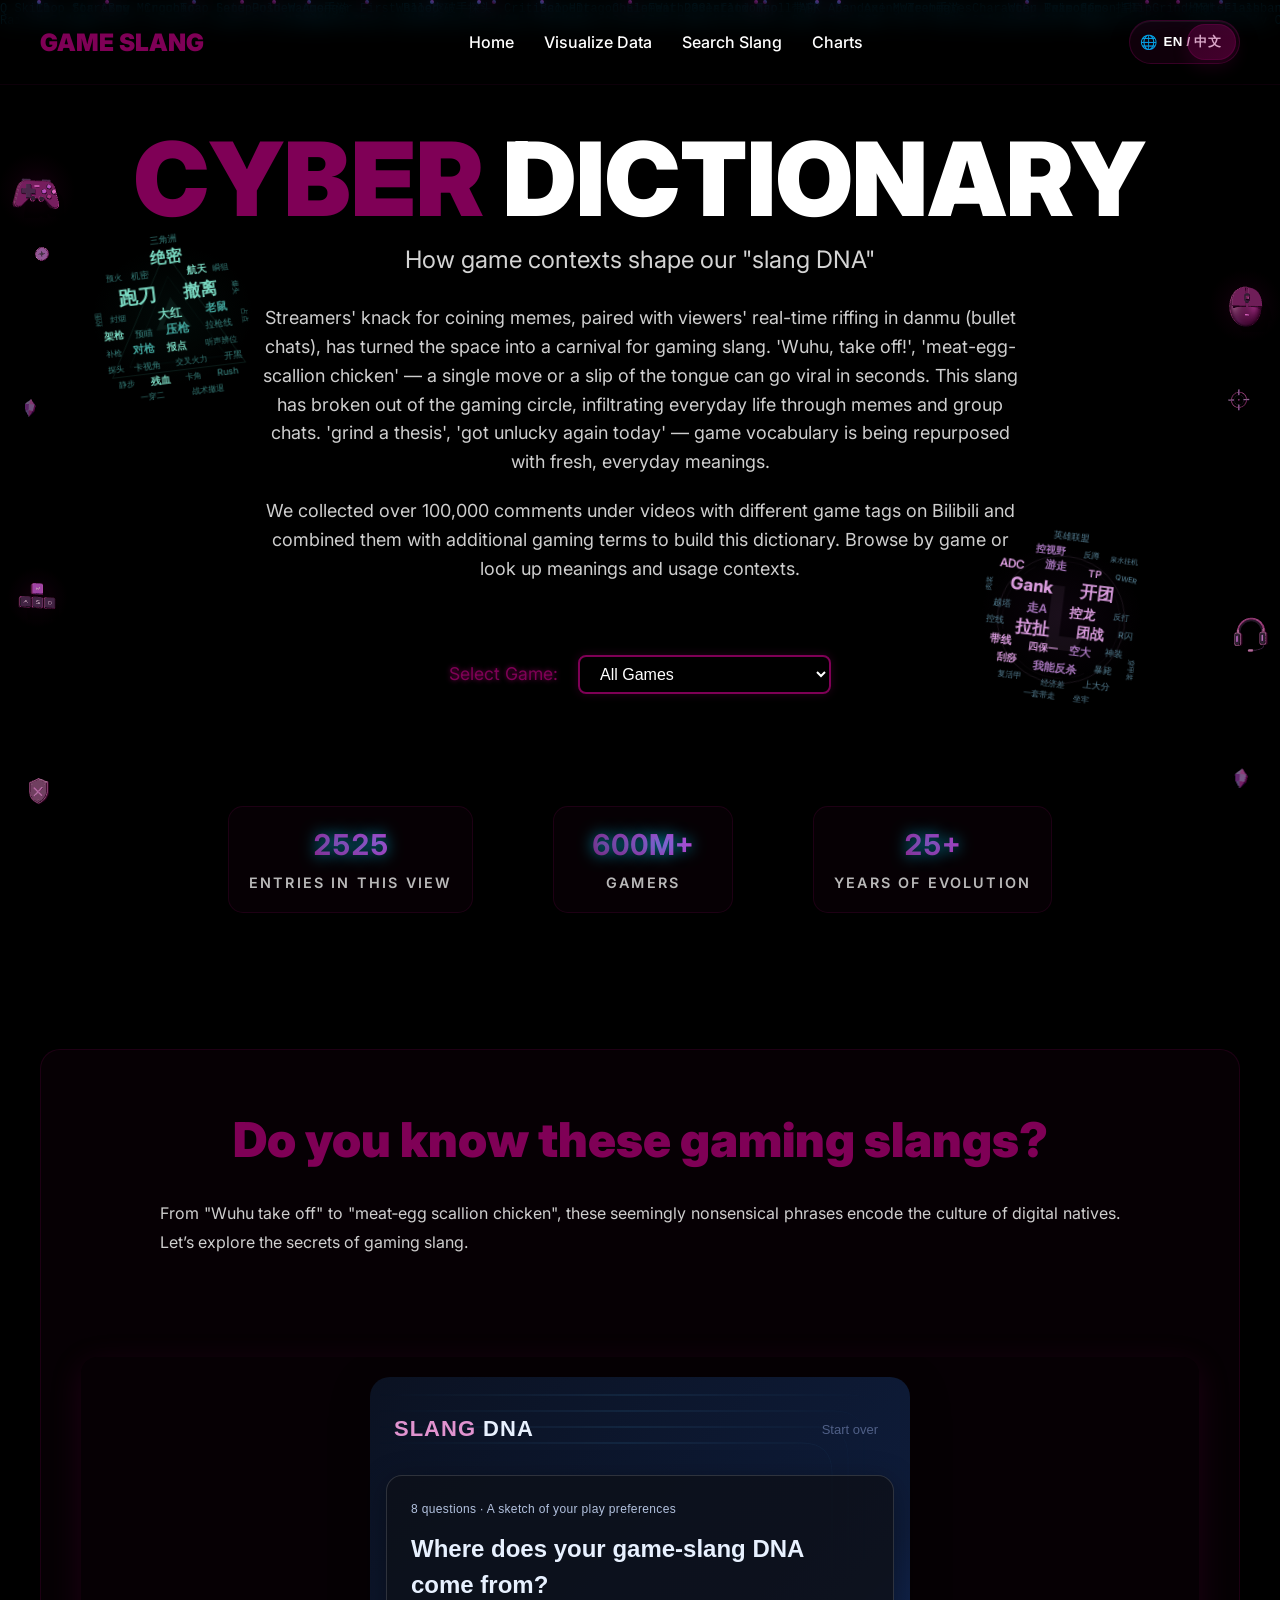
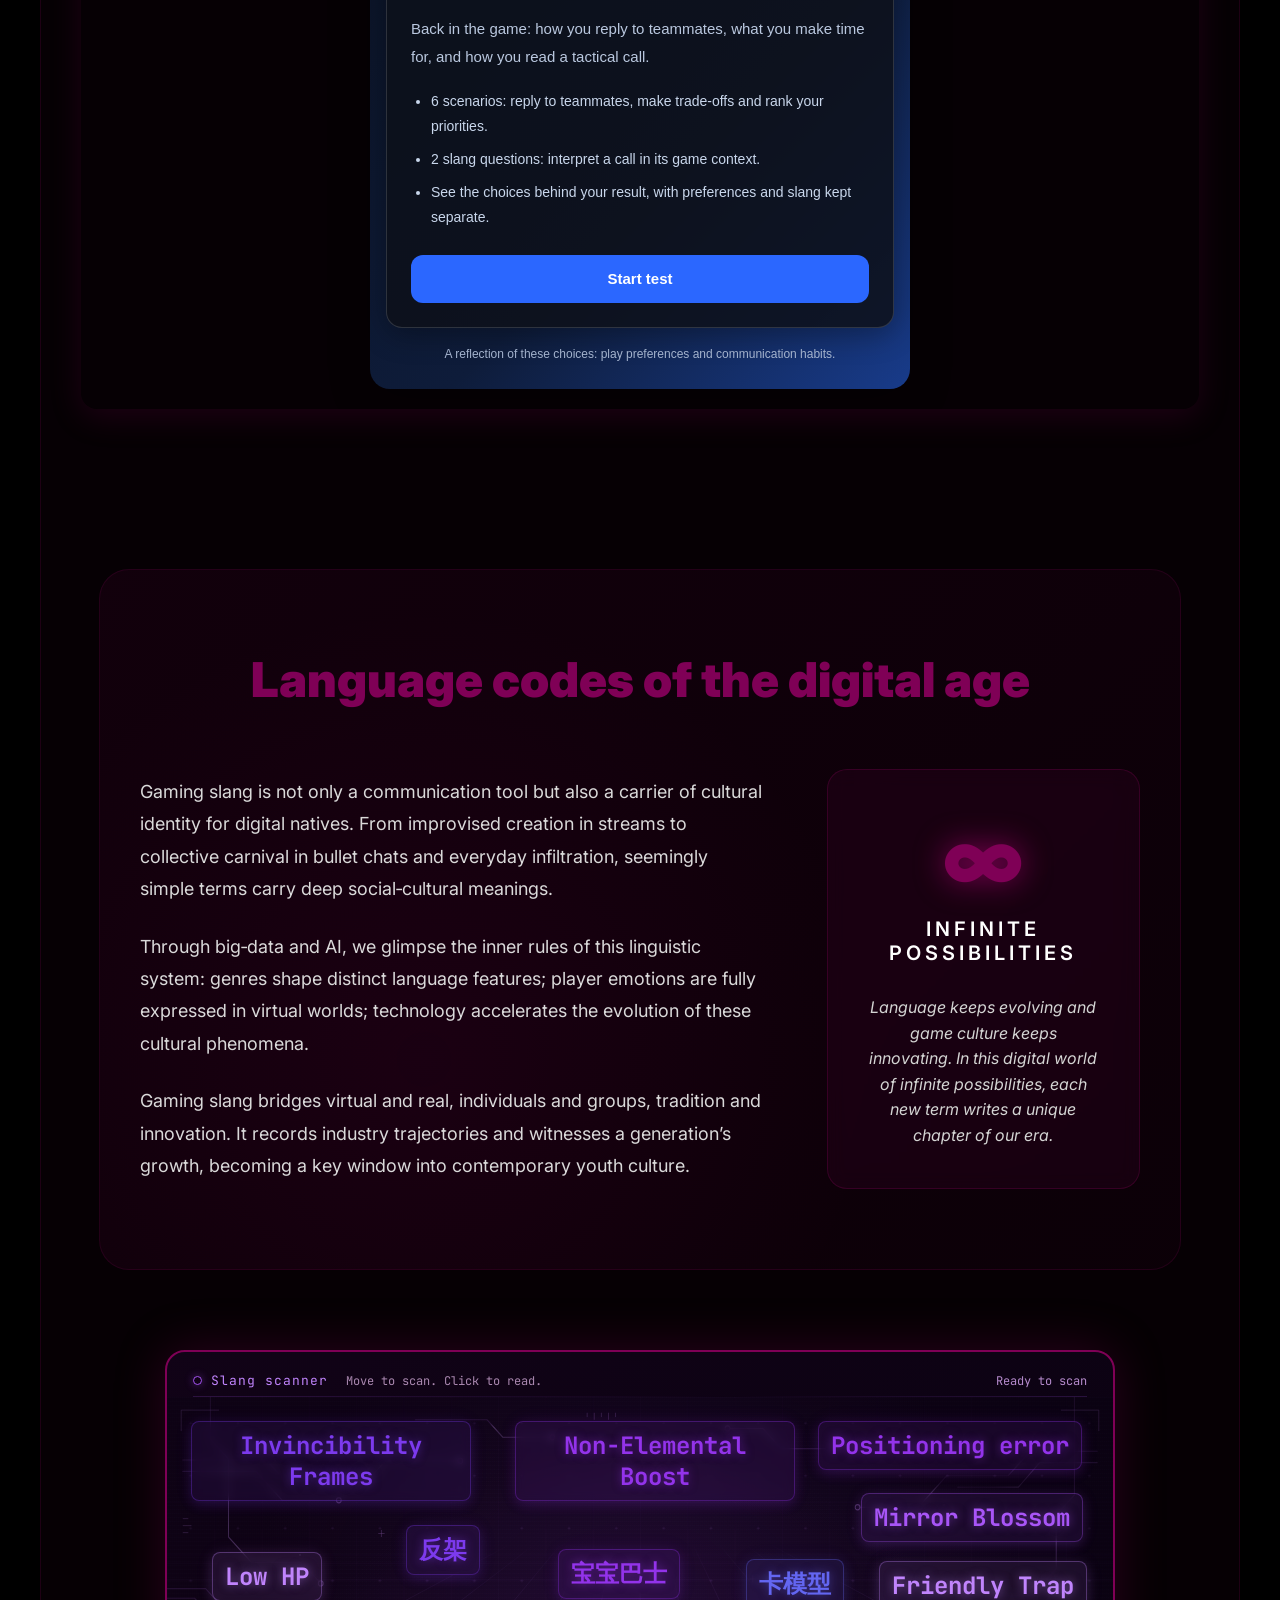
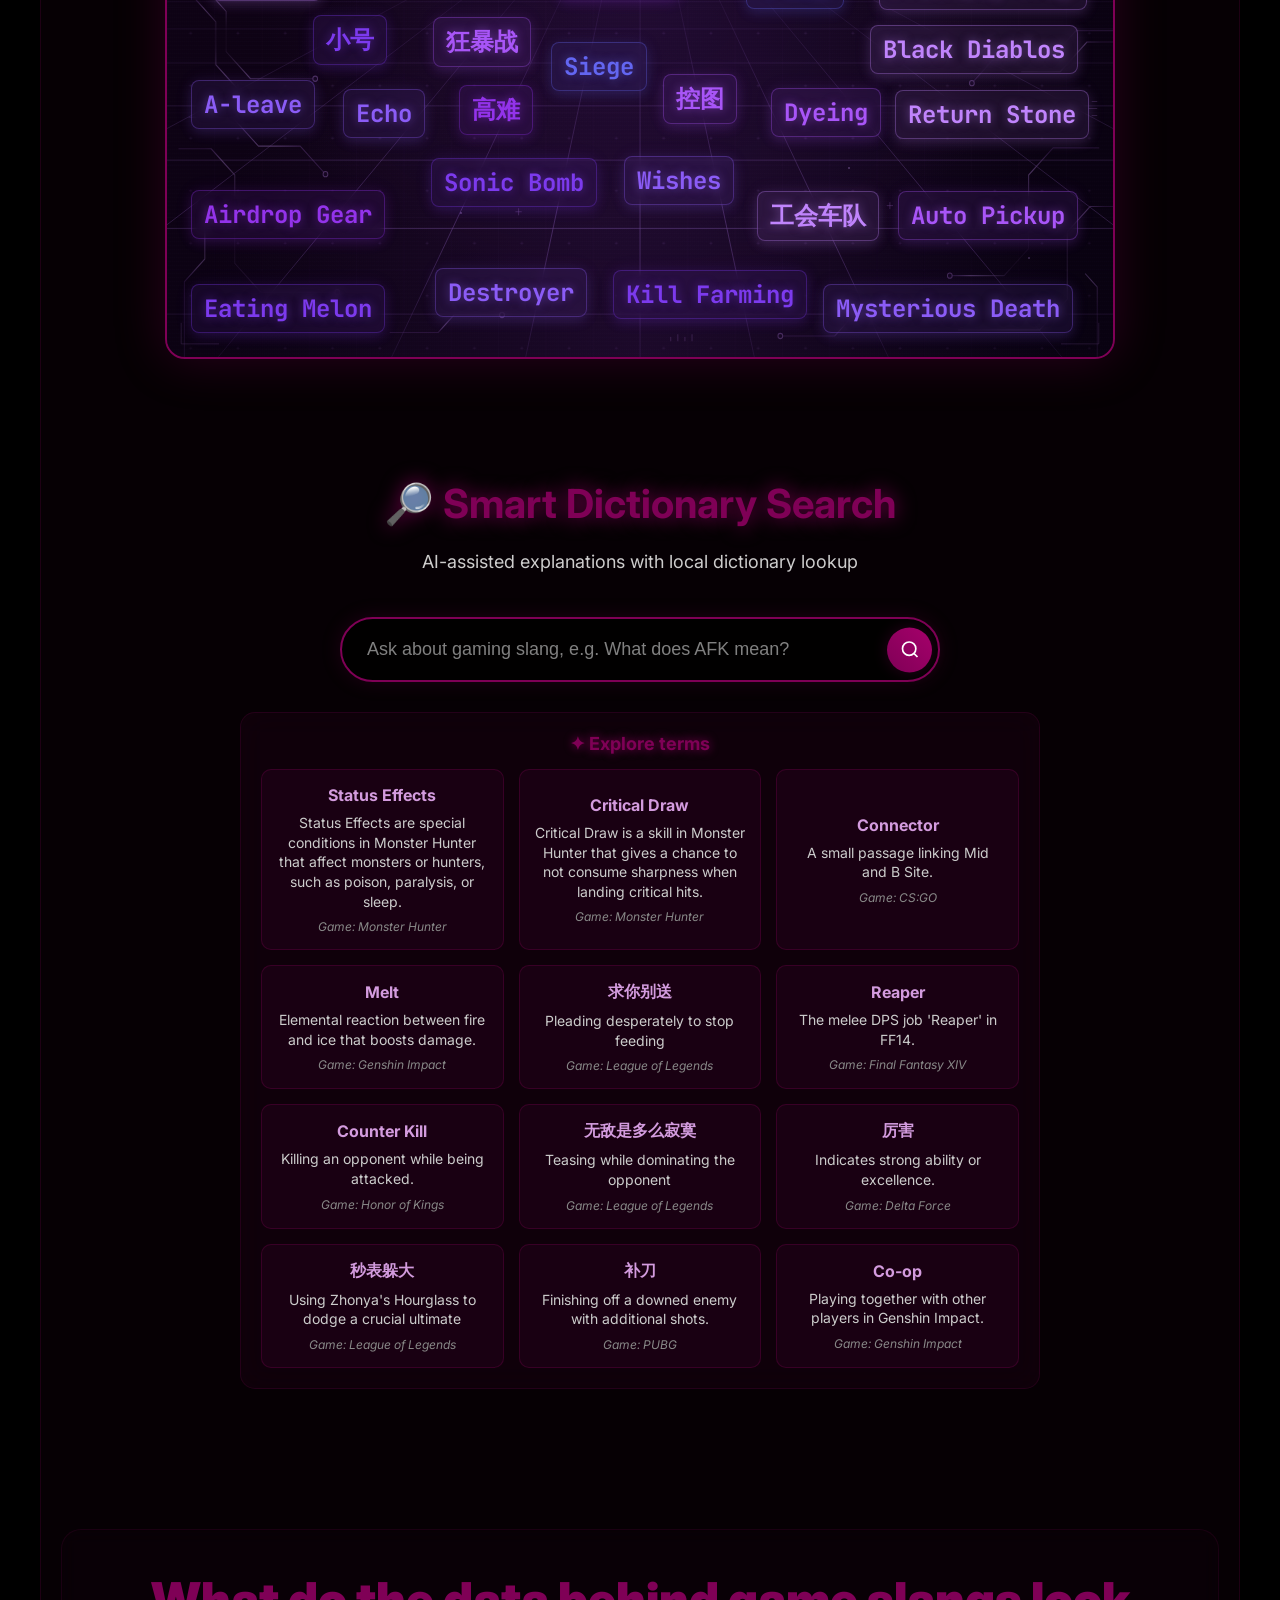
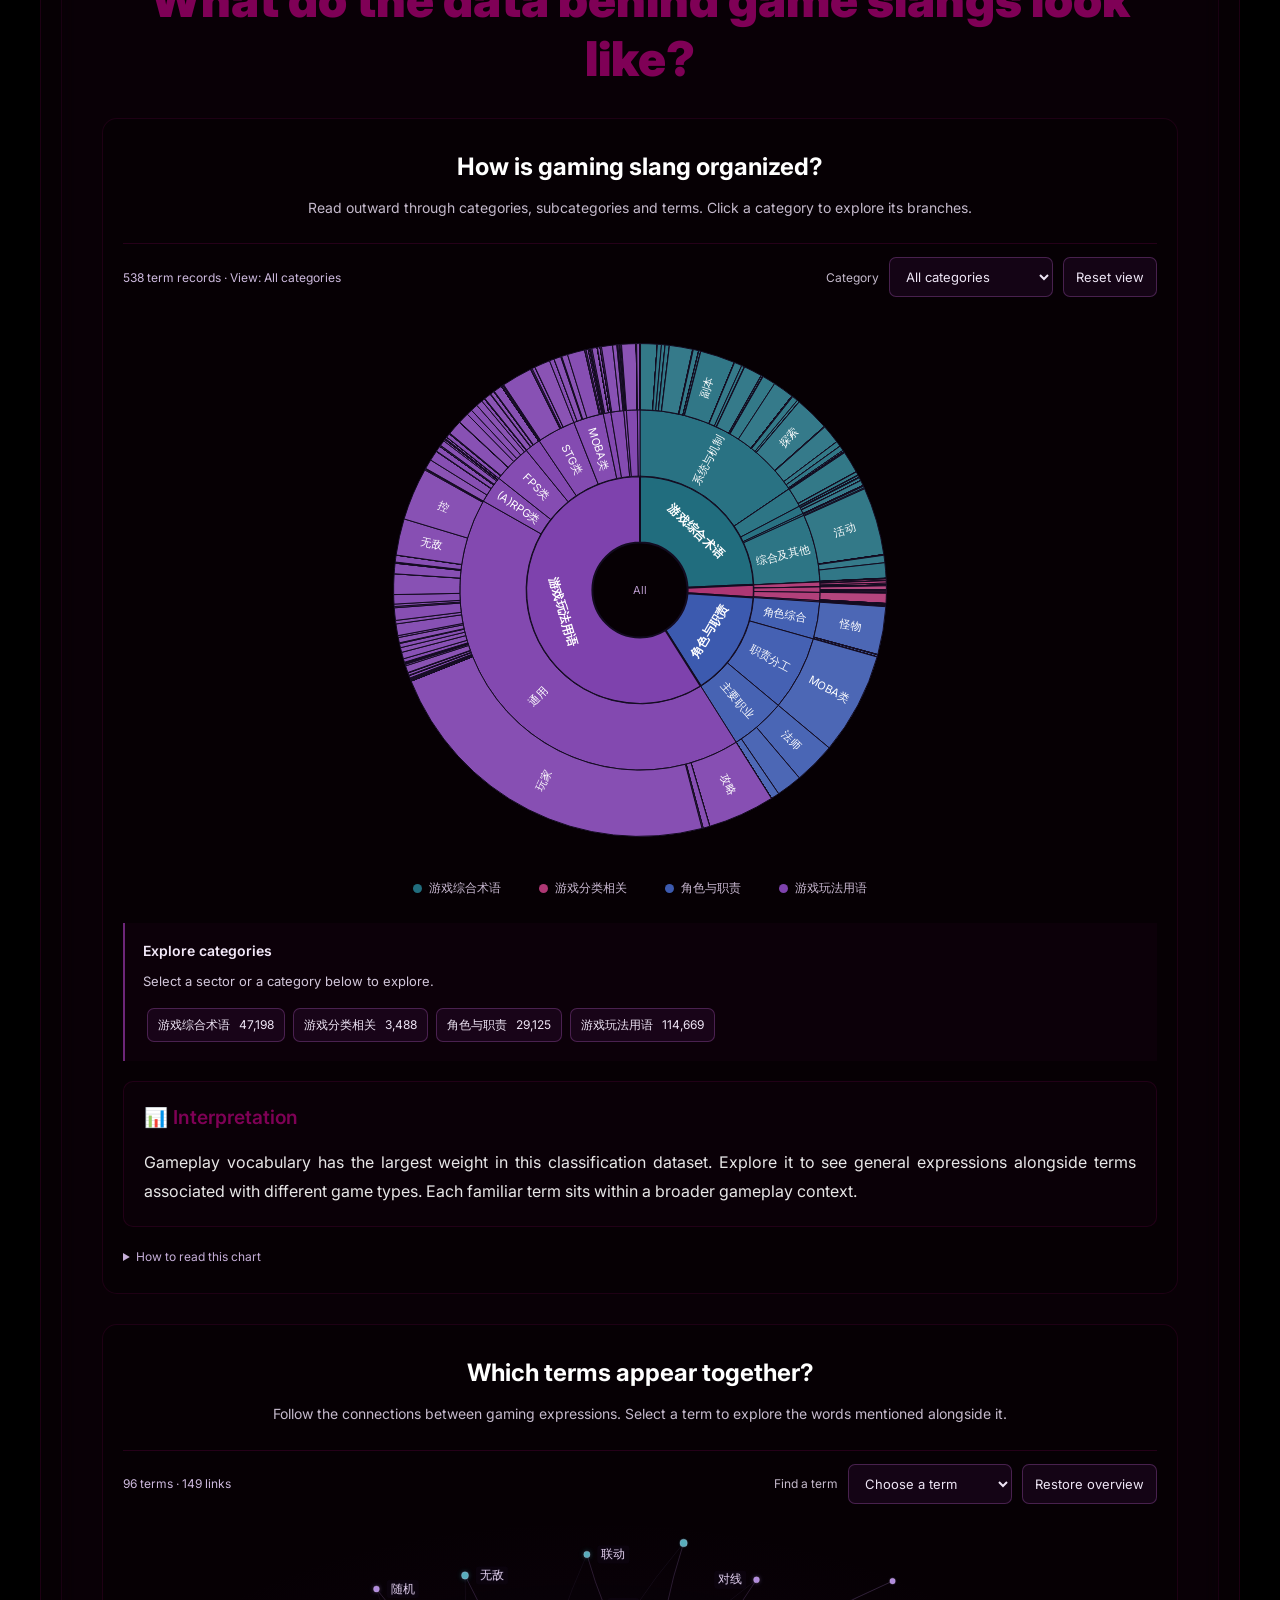
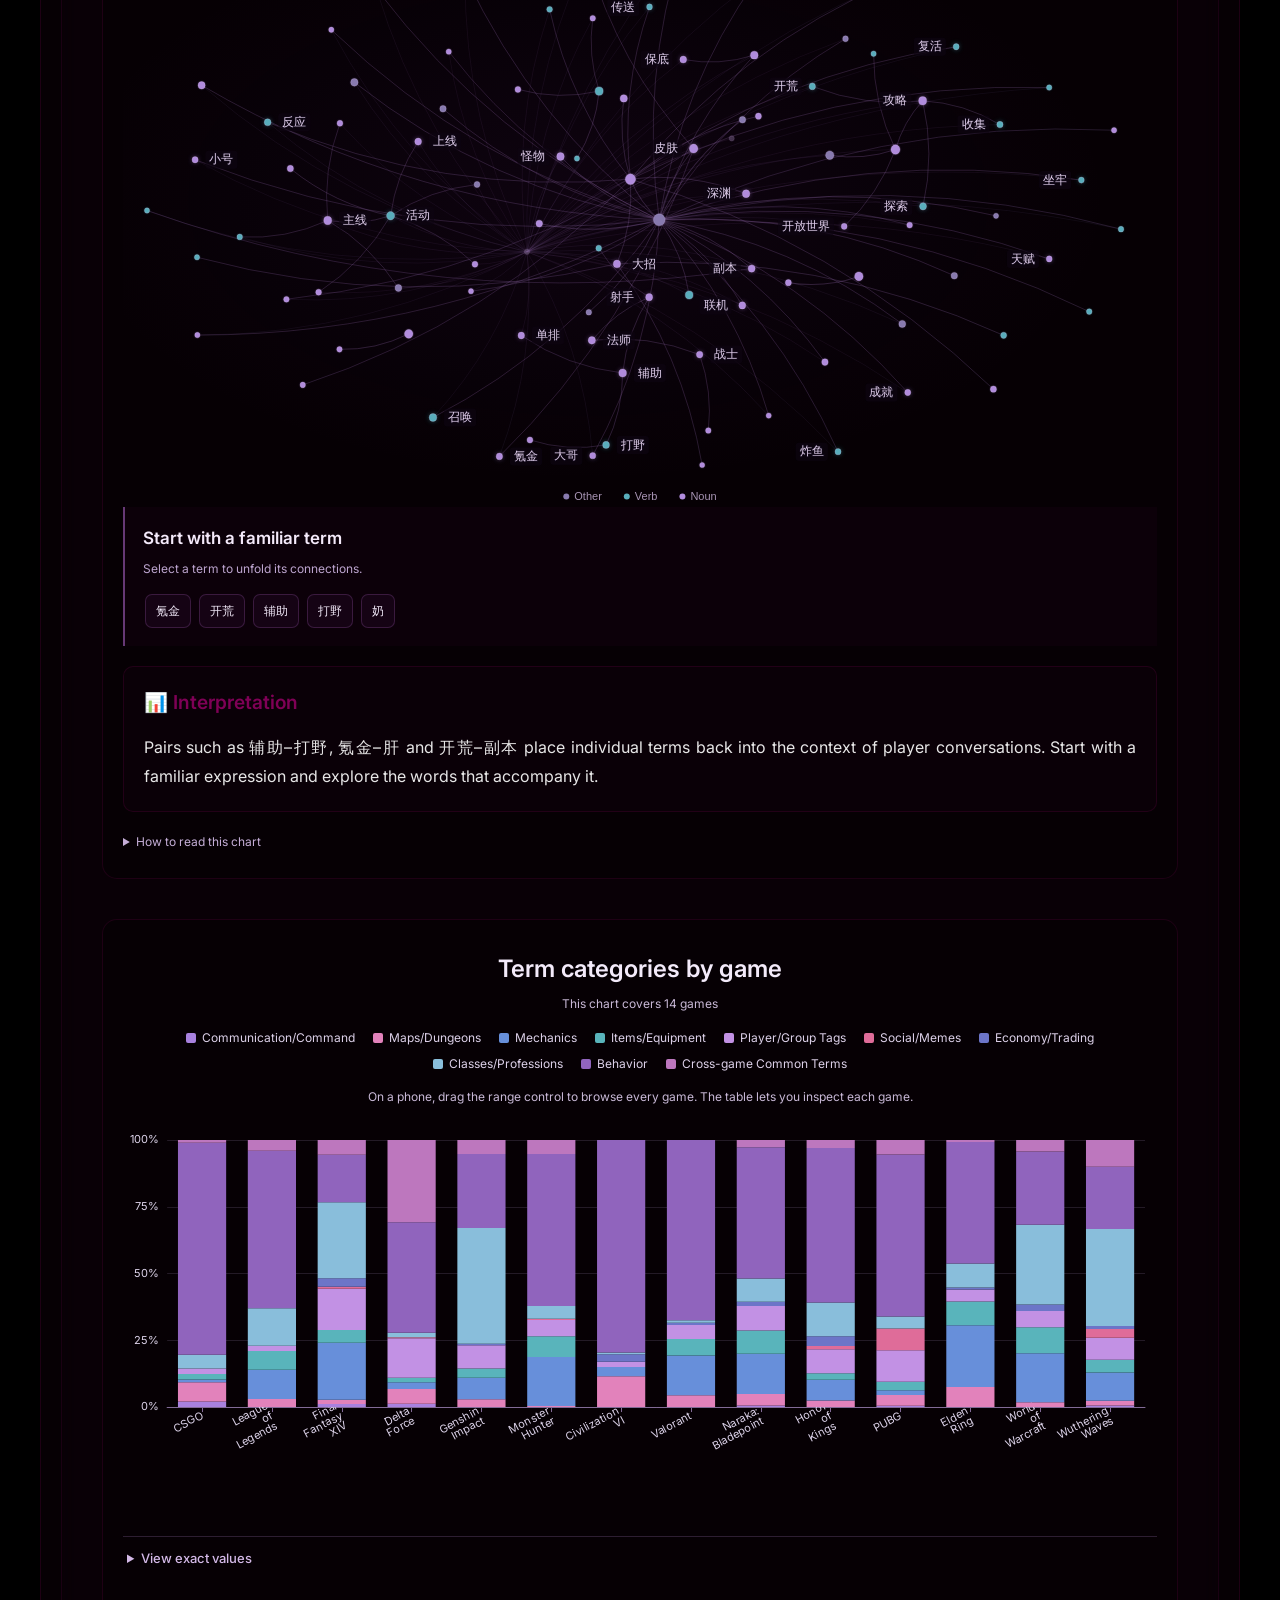
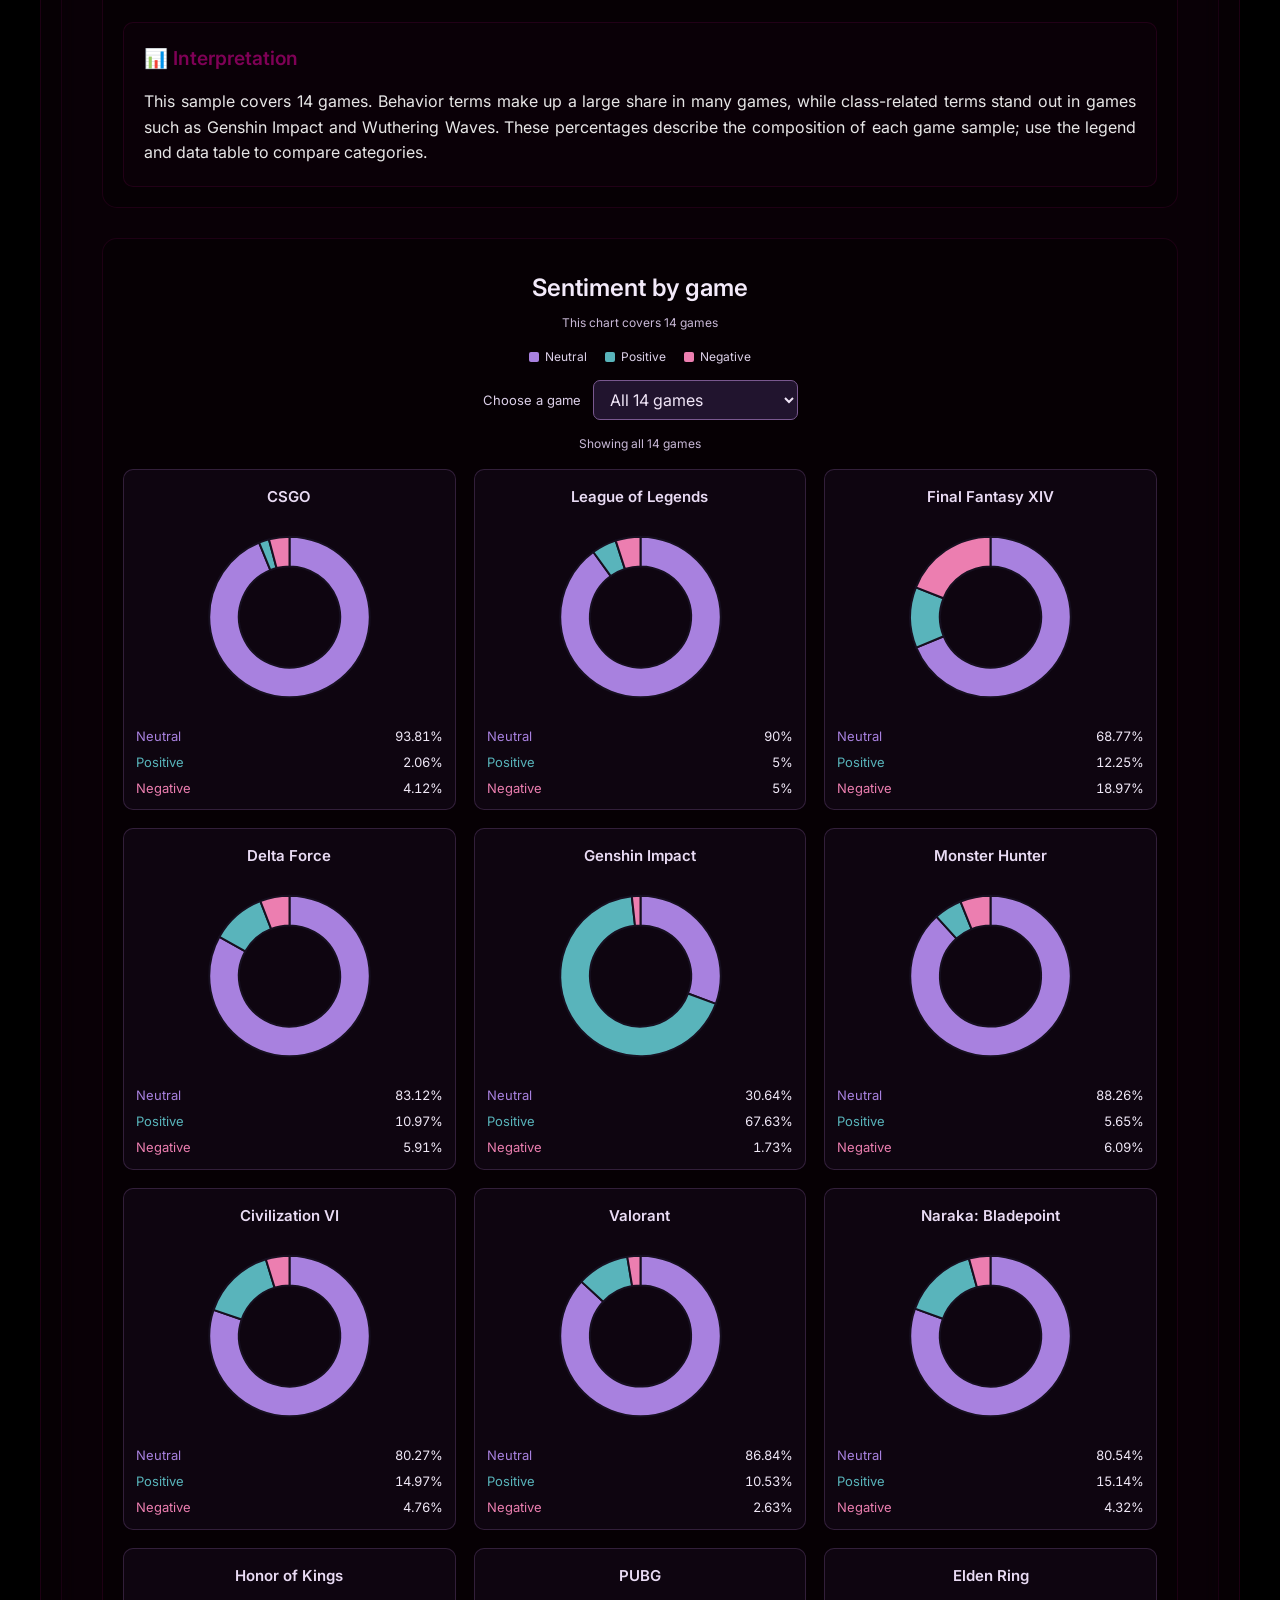
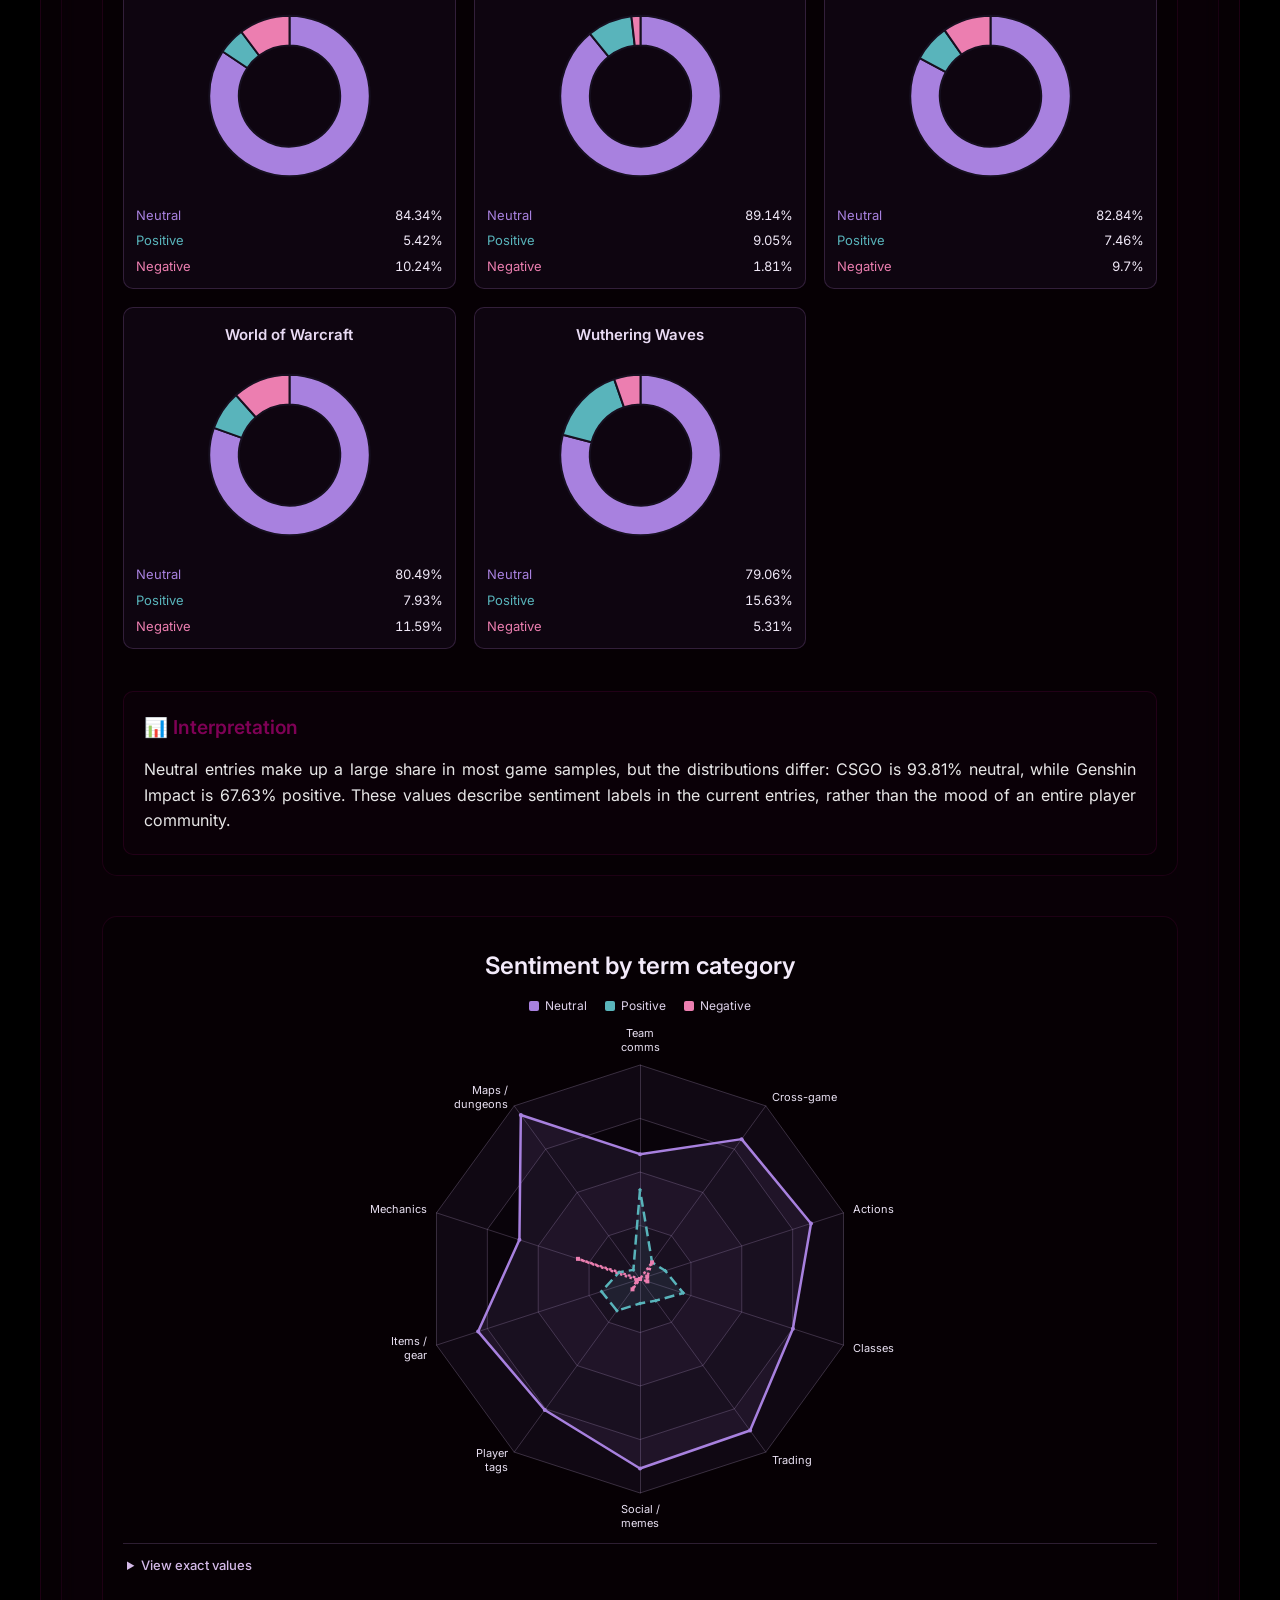
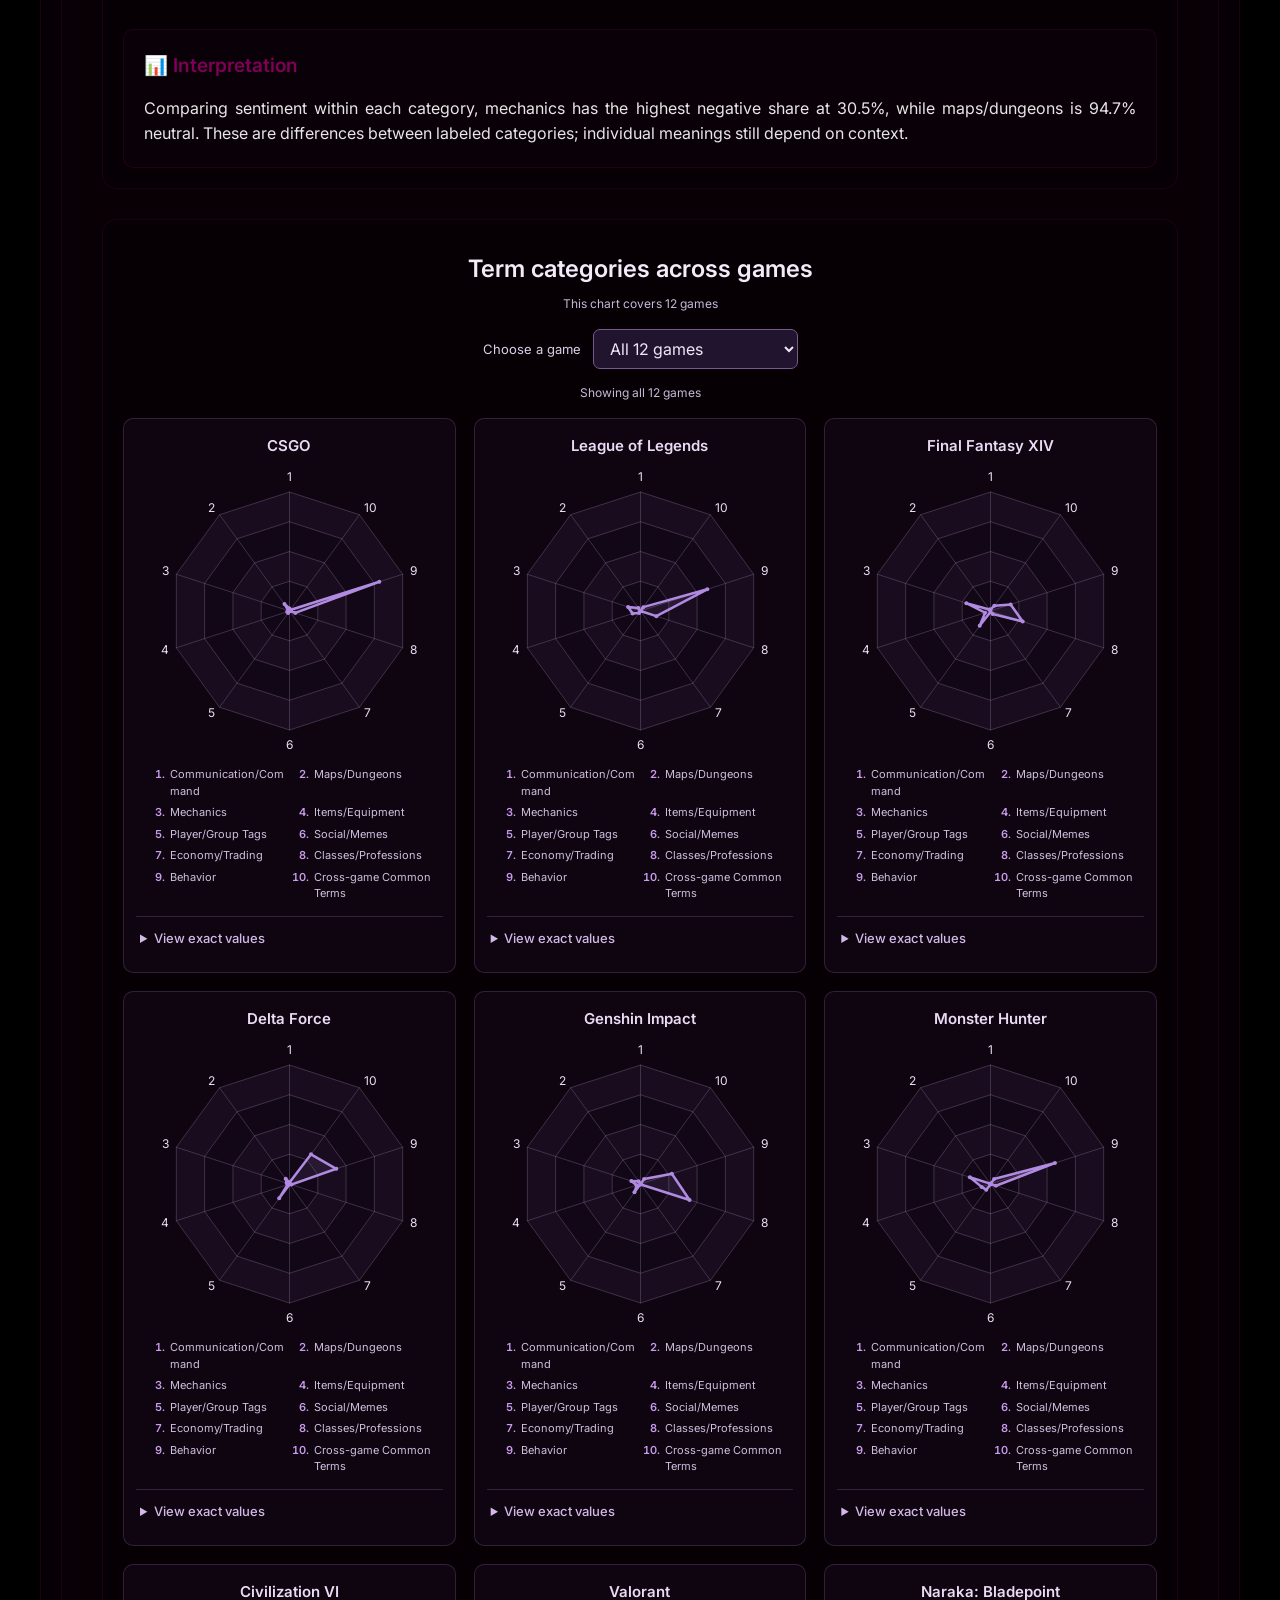
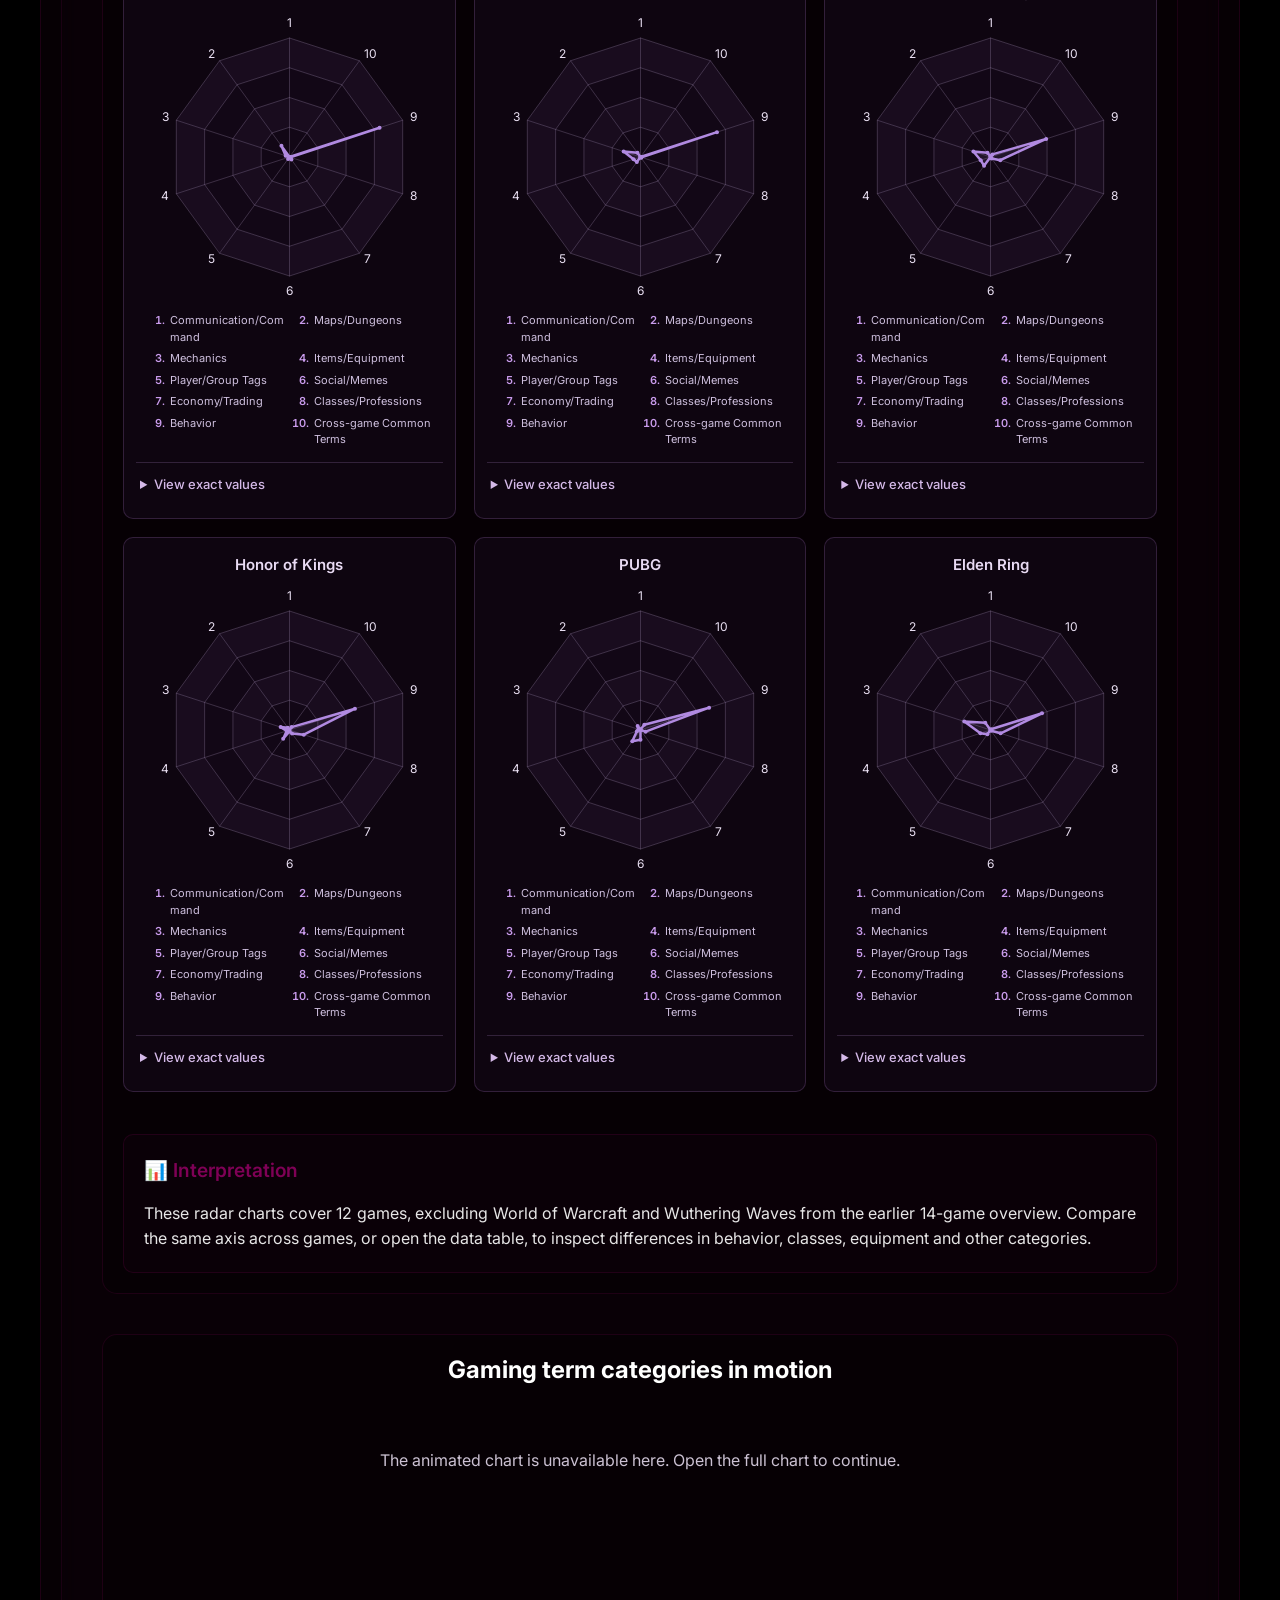
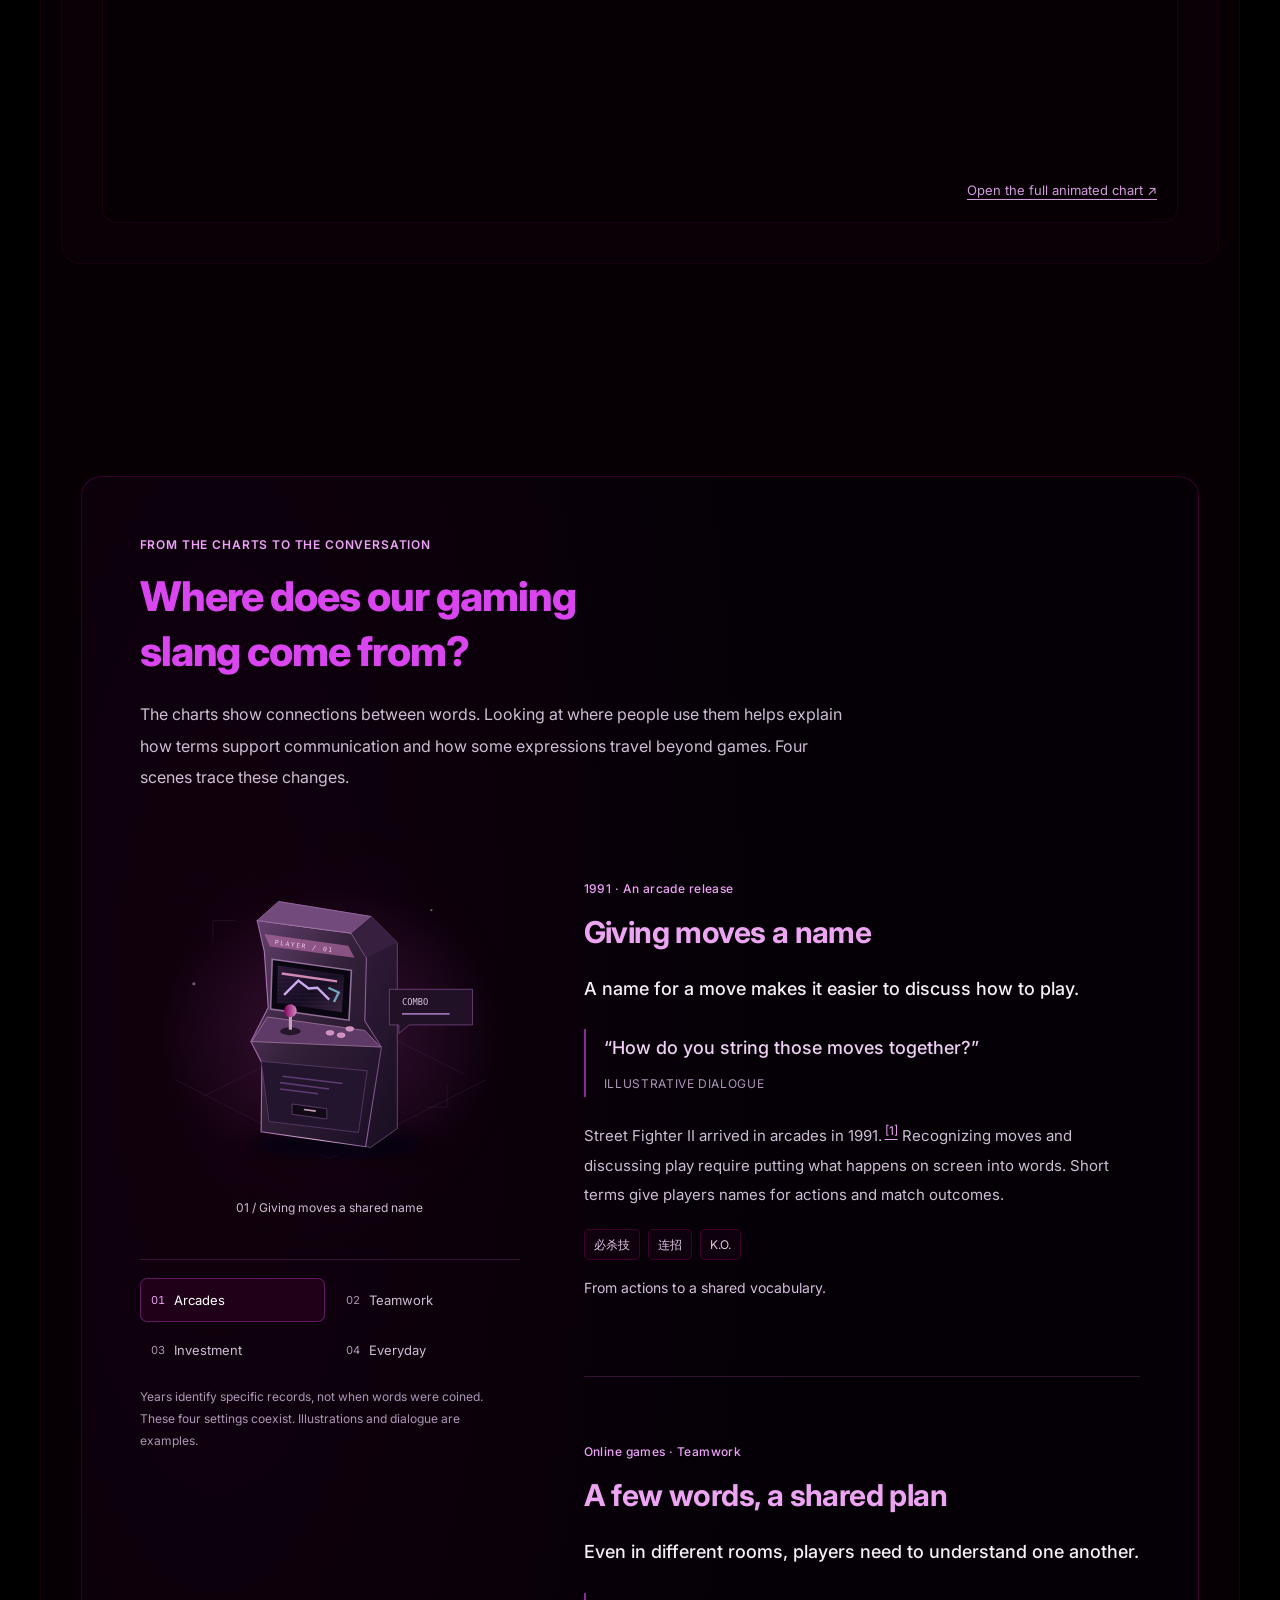
<file: index.html>
<!DOCTYPE html>
<html lang="zh">
<head>
    <meta charset="UTF-8">
    <meta name="viewport" content="width=device-width, initial-scale=1.0">
    <title>赛博词典：游戏场景如何塑造我们的"黑话DNA" | Chinese Gaming Slang Data Visualization</title>
    <link rel="icon" href="data:image/svg+xml,%3Csvg xmlns='http://www.w3.org/2000/svg' viewBox='0 0 64 64'%3E%3Crect width='64' height='64' rx='14' fill='%23000000'/%3E%3Ctext x='50%25' y='56%25' text-anchor='middle' font-size='34' fill='%23d946ef' font-family='Arial,sans-serif'%3EG%3C/text%3E%3C/svg%3E">
    <link href="https://fonts.googleapis.com/css2?family=Inter:wght@400;500;600;700;800;900&family=JetBrains+Mono:wght@400;500;600;700&display=swap" rel="stylesheet">
    <script defer src="assets/vendor/echarts-5.4.3.min.js"></script>
    <style>
        * {
            margin: 0;
            padding: 0;
            box-sizing: border-box;
        }

        :root {
            --primary-purple: #7F0056;  /* 清华紫主色调 */
            --dark-purple: #5A003D;     /* 深紫色 - 主色调的深色版本 */
            --light-purple: #A6006B;    /* 浅紫色 - 主色调的亮色版本 */
            --accent-pink: #D946EF;     /* 粉紫色 - 互补色调 */
            --accent-blue: #3B82F6;     /* 蓝色 - 对比色 */
            --black: #0B0845;
            --white: #ffffff;
            --gray-100: #f5f5f5;
            --gray-200: #e5e5e5;
            --gray-300: #d4d4d4;
            --gray-800: #262626;
            --gray-900: #171717;
        }

        body {
            font-family: 'Inter', -apple-system, BlinkMacSystemFont, sans-serif;
            background: #000000;
            color: var(--white);
            overflow-x: hidden;
            cursor: none;
        }

        /* Custom Cursor */
        .custom-cursor {
            position: fixed;
            width: 20px;
            height: 20px;
            background: var(--primary-purple);
            border-radius: 50%;
            pointer-events: none;
            z-index: 9999;
            transition: transform 0.1s ease;
            mix-blend-mode: difference;
        }

        .custom-cursor.hover {
            transform: scale(2);
        }

        /* Binary Background Canvas */
        #binaryCanvas {
            position: fixed;
            top: 0;
            left: 0;
            z-index: -1;
            opacity: 0.15;
        }

        /* Header */
        .header {
            position: fixed;
            top: 0;
            left: 0;
            right: 0;
            z-index: 1000;
            padding: 20px 40px;
            backdrop-filter: blur(10px);
            border-bottom: 1px solid rgba(127, 0, 86, 0.1);
        }

        .nav {
            display: flex;
            justify-content: space-between;
            align-items: center;
        }

        .logo {
            font-size: 24px;
            font-weight: 900;
            color: var(--primary-purple);
            text-decoration: none;
            transition: opacity 0.3s ease;
        }

        .logo:hover {
            opacity: 0.8;
        }

        .nav-links {
            display: flex;
            gap: 30px;
            list-style: none;
        }

        .nav-links a {
            color: var(--white);
            text-decoration: none;
            font-weight: 500;
            transition: color 0.3s ease;
            position: relative;
        }

        .nav-links a:hover {
            color: var(--primary-purple);
        }

        /* Lang Toggle - themed pill switch */
        .lang-toggle {
            appearance: none;
            border: 1px solid rgba(127, 0, 86, 0.35);
            background: rgba(127, 0, 86, 0.12);
            color: var(--white);
            padding: 8px 18px 8px 34px; /* 留出图标空间 */
            border-radius: 999px;
            font-weight: 600;
            letter-spacing: 0.02em;
            position: relative;
            cursor: pointer;
            transition: border-color 0.2s ease, box-shadow 0.2s ease, transform 0.08s ease;
            backdrop-filter: saturate(140%) blur(6px);
            box-shadow: 0 8px 20px rgba(0, 0, 0, 0.25), inset 0 1px 0 rgba(255,255,255,0.06);
        }

        .lang-toggle::after {
            content: '🌐';
            position: absolute;
            left: 10px;
            top: 50%;
            transform: translateY(-50%);
            font-size: 14px;
            opacity: 0.9;
        }

        .lang-toggle::before {
            content: '';
            position: absolute;
            top: 3px;
            left: 3px;
            width: calc(50% - 6px);
            height: calc(100% - 6px);
            border-radius: 999px;
            background: linear-gradient(135deg, rgba(127,0,86,0.35), rgba(166,0,107,0.35));
            box-shadow: 0 0 0 1px rgba(127,0,86,0.35) inset, 0 8px 16px rgba(127,0,86,0.18);
            transition: left 0.25s ease, background 0.25s ease;
        }

        html[lang="en"] .lang-toggle::before {
            left: calc(50% + 3px);
        }

        .lang-toggle:hover {
            border-color: var(--primary-purple);
            box-shadow: 0 0 0 3px rgba(127,0,86,0.22), 0 8px 20px rgba(0, 0, 0, 0.3);
        }

        .lang-toggle:focus-visible {
            outline: none;
            box-shadow: 0 0 0 4px rgba(127,0,86,0.28);
        }

        .lang-toggle:active {
            transform: translateY(1px);
        }

        /* Hero Section */
        .hero {
            height: 100vh;
            display: flex;
            flex-direction: column;
            justify-content: center;
            align-items: center;
            text-align: center;
            padding: 80px 40px 0 40px; /* 添加顶部内边距避免被导航栏遮挡 */
            position: relative;
            box-sizing: border-box; /* 确保padding计算在高度内 */
        }

        .hero-title {
            font-size: clamp(60px, 8vw, 120px);
            font-weight: 900;
            line-height: 0.9;
            margin-bottom: 20px;
            text-transform: uppercase;
            letter-spacing: 0;
        }

        .hero-title .highlight {
            color: var(--primary-purple);
            display: inline-block;
            animation: glow 2s ease-in-out infinite alternate;
        }

        @keyframes glow {
            from { text-shadow: 0 0 20px var(--primary-purple); }
            to { text-shadow: 0 0 40px var(--primary-purple), 0 0 60px var(--primary-purple); }
        }

        .hero-subtitle {
            font-size: 24px;
            font-weight: 400;
            color: var(--gray-300);
            margin-bottom: 30px;
            max-width: 600px;
        }

        .hero-description {
            max-width: 800px;
            margin: 0 auto 40px auto;
            text-align: center;
        }

        .hero-intro {
            font-size: 18px;
            font-weight: 400;
            color: var(--gray-200);
            line-height: 1.6;
            margin-bottom: 20px;
            padding: 0 20px;
            opacity: 0.9;
        }

        .hero-intro:last-child {
            margin-bottom: 0;
        }

        /* 词云图样式 */
        .word-cloud-container {
            position: absolute;
            width: clamp(120px, 18vw, 220px);
            height: clamp(120px, 18vw, 220px);
            opacity: 0.3;
            transition: all 0.3s ease;
            z-index: 1;
            pointer-events: auto;
        }

        .word-cloud-container:hover {
            opacity: 0.5;
            transform: scale(1.02);
        }

        .word-cloud-left {
            top: clamp(15%, 20%, 25%);
            left: clamp(12%, 18%, 22%);
            transform: rotate(-15deg);
        }

        .word-cloud-right {
            top: clamp(55%, 60%, 65%);
            right: clamp(12%, 18%, 22%);
            transform: rotate(15deg);
        }

        .word-cloud-img {
            width: 100%;
            height: 100%;
            object-fit: cover;
            border-radius: 10px;
            box-shadow: 0 5px 15px rgba(0, 255, 157, 0.1);
            filter: blur(0.5px);
        }

        /* 响应式调整 */
        @media (max-width: 1200px) {
            .word-cloud-container {
                opacity: 0.25;
            }
        }

        @media (max-width: 992px) {
            .word-cloud-container {
                opacity: 0.2;
            }
        }

        @media (max-width: 768px) {
            .word-cloud-container {
                opacity: 0.15;
            }

            .word-cloud-left {
                top: 10%;
                left: 1%;
            }

            .word-cloud-right {
                top: 75%;
                right: 1%;
            }

            .hero {
                height: auto;
                min-height: 100vh;
                padding: 150px 20px 40px 20px;
            }

            .header {
                padding: 10px 16px;
            }

            .nav {
                display: grid;
                grid-template-columns: 1fr auto;
                gap: 10px 12px;
                align-items: center;
            }

            .logo {
                font-size: 20px;
                line-height: 1.1;
            }

            .nav-links {
                grid-column: 1 / -1;
                justify-content: center;
                gap: 10px 16px;
                flex-wrap: wrap;
            }

            .nav-links a {
                font-size: 13px;
                white-space: nowrap;
            }

            .lang-toggle {
                padding: 8px 12px 8px 30px;
                font-size: 12px;
                white-space: nowrap;
            }

            .hero-title {
                font-size: clamp(30px, 9vw, 38px);
                line-height: 1;
                max-width: 100%;
                overflow-wrap: normal;
                word-break: normal;
            }

            .hero-subtitle {
                font-size: 18px;
                margin-bottom: 24px;
            }

            .hero-description {
                margin-bottom: 28px;
            }

            .hero-intro {
                font-size: 15px;
                line-height: 1.55;
                padding: 0;
            }

            .game-selector {
                display: flex;
                justify-content: center;
                align-items: center;
                flex-wrap: wrap;
                gap: 10px;
                margin: 1.5rem 0;
            }

            .game-selector label {
                margin-right: 0;
            }

            .game-select-dropdown {
                width: min(240px, 100%);
            }

            .stats {
                flex-direction: column;
                align-items: center;
                gap: 18px;
                margin-top: 40px;
            }

            .stat {
                width: min(240px, 100%);
            }
        }

        @media (max-width: 576px) {
            .word-cloud-container {
                opacity: 0.1;
            }
        }

        @media (max-width: 480px) {
            .word-cloud-container {
                display: none;
            }

            .hero {
                padding: 155px 15px 40px 15px;
            }

            .header {
                padding: 10px 14px;
            }

            .logo {
                font-size: 18px;
            }

            .nav-links {
                gap: 8px 12px;
            }
        }

        .game-selector {
            margin: 2rem 0;
            text-align: center;
        }

        .game-selector label {
            color: var(--primary-purple);
            font-size: 1.1rem;
            margin-right: 1rem;
            text-shadow: 0 0 5px var(--primary-purple);
        }

        .game-select-dropdown {
            background: rgba(0, 0, 0, 0.8);
            border: 2px solid var(--primary-purple);
            border-radius: 8px;
            color: white;
            padding: 0.5rem 1rem;
            font-size: 1rem;
            cursor: pointer;
            transition: all 0.3s ease;
            box-shadow: 0 0 10px rgba(127, 0, 86, 0.3);
        }

        .game-select-dropdown:hover {
            box-shadow: 0 0 20px rgba(127, 0, 86, 0.5);
        }

        .game-select-dropdown:focus {
            outline: none;
            box-shadow: 0 0 25px rgba(127, 0, 86, 0.7);
        }

        .game-select-dropdown option {
            background: #000000;
            color: white;
            padding: 0.5rem;
        }

        .stats {
            display: flex;
            gap: 80px;
            margin-top: 80px;
            justify-content: center;
            flex-wrap: wrap;
        }

        .stat {
            text-align: center;
            opacity: 0;
            transform: translateY(30px);
            animation: fadeInUp 1s ease forwards;
            padding: 20px;
            background: rgba(127, 0, 86, 0.05);
            border-radius: 15px;
            border: 1px solid rgba(127, 0, 86, 0.2);
            min-width: 180px;
            transition: all 0.3s ease;
        }

        .stat:hover {
            background: rgba(127, 0, 86, 0.1);
            border-color: rgba(127, 0, 86, 0.4);
            transform: translateY(-5px);
            box-shadow: 0 10px 30px rgba(127, 0, 86, 0.2);
        }

        .stat:nth-child(2) { animation-delay: 0.2s; }
        .stat:nth-child(3) { animation-delay: 0.4s; }

        @keyframes fadeInUp {
            to {
                opacity: 1;
                transform: translateY(0);
            }
        }

        .stat-number {
            font-size: 72px;
            font-weight: 900;
            color: var(--white);
            display: block;
            text-shadow: 0 0 20px var(--primary-purple);
            background: linear-gradient(45deg, var(--primary-purple), var(--accent-pink));
            -webkit-background-clip: text;
            -webkit-text-fill-color: transparent;
            background-clip: text;
            margin-bottom: 10px;
        }

        .stat-label {
            font-size: 18px;
            color: var(--white);
            text-transform: uppercase;
            letter-spacing: 0.15em;
            font-weight: 600;
            opacity: 0.9;
        }

        /* Main Content */
        .main-content {
            padding: 80px 40px;
            min-height: 100vh;
        }

        .section-title {
            font-size: 48px;
            font-weight: 900;
            text-align: center;
            margin-bottom: 30px;
            color: var(--primary-purple);
        }

        .section-intro {
            text-align: left;
            max-width: 1000px;
            margin: 0 auto 60px auto;
            padding: 0 20px;
        }

        .section-intro p {
            font-size: 16px;
            font-weight: 400;
            color: var(--gray-200);
            line-height: 1.8;
            opacity: 0.9;
            text-align: justify;
        }

        .intro-paragraph {
            margin-bottom: 24px;
            padding: 20px;
            background: rgba(127, 0, 86, 0.03);
            border-left: 3px solid var(--primary-purple);
            border-radius: 8px;
            transition: all 0.3s ease;
        }

        .intro-paragraph:hover {
            background: rgba(127, 0, 86, 0.06);
            transform: translateX(5px);
        }

        .intro-paragraph:last-child {
            margin-bottom: 0;
        }

        /* Conclusion Section */
        .conclusion-section {
            margin: 120px 0 80px 0;
            padding: 80px 40px;
            background: linear-gradient(135deg, rgba(127, 0, 86, 0.1), rgba(127, 0, 86, 0.05));
            border: 1px solid rgba(127, 0, 86, 0.2);
            border-radius: 30px;
            position: relative;
            overflow: hidden;
        }

        .conclusion-section::before {
            content: '';
            position: absolute;
            top: 0;
            left: 0;
            right: 0;
            bottom: 0;
            background: radial-gradient(circle at 30% 70%, rgba(127, 0, 86, 0.1) 0%, transparent 50%);
            pointer-events: none;
        }

        .conclusion-container {
            max-width: 1000px;
            margin: 0 auto;
            position: relative;
            z-index: 1;
        }

        .conclusion-content {
            display: grid;
            grid-template-columns: 2fr 1fr;
            gap: 60px;
            align-items: center;
            margin-top: 60px;
        }

        .conclusion-text p {
            font-size: 18px;
            font-weight: 400;
            color: var(--gray-200);
            line-height: 1.8;
            margin-bottom: 25px;
            opacity: 0.95;
        }

        .conclusion-text p:last-child {
            margin-bottom: 0;
        }

        .conclusion-stats {
            text-align: center;
            padding: 40px;
            background: rgba(127, 0, 86, 0.1);
            border: 1px solid rgba(127, 0, 86, 0.3);
            border-radius: 20px;
            backdrop-filter: blur(10px);
        }

        .final-stat {
            margin-bottom: 30px;
        }

        .final-number {
            display: block;
            font-size: 80px;
            font-weight: 900;
            color: var(--primary-purple);
            text-shadow: 0 0 30px var(--primary-purple);
            margin-bottom: 10px;
            animation: infiniteGlow 3s ease-in-out infinite alternate;
        }

        @keyframes infiniteGlow {
            from {
                text-shadow: 0 0 30px var(--primary-purple);
                transform: scale(1);
            }
            to {
                text-shadow: 0 0 50px var(--primary-purple), 0 0 70px var(--primary-purple);
                transform: scale(1.05);
            }
        }

        .final-label {
            font-size: 20px;
            font-weight: 600;
            color: var(--white);
            text-transform: uppercase;
            letter-spacing: 0.2em;
        }

        .final-description p {
            font-size: 16px;
            color: var(--gray-300);
            line-height: 1.6;
            font-style: italic;
        }

        @media (max-width: 768px) {
            .conclusion-content {
                grid-template-columns: 1fr;
                gap: 40px;
            }

            .conclusion-section {
                margin: 80px 0 60px 0;
                padding: 60px 20px;
            }

            .final-number {
                font-size: 60px;
            }
        }

        /* Visualization Container */
        .viz-container {
            max-width: 1200px;
            margin: 0 auto;
            background: rgba(127, 0, 86, 0.05);
            border: 1px solid rgba(127, 0, 86, 0.2);
            border-radius: 20px;
            padding: 40px;
            margin-bottom: 80px;
        }

        /* Chart Conclusion Styles */
        .chart-conclusion {
            margin-top: 30px;
            padding: 20px;
            background: rgba(127, 0, 86, 0.05);
            border: 1px solid rgba(127, 0, 86, 0.2);
            border-radius: 10px;
            color: var(--white);
            font-size: 16px;
            line-height: 1.6;
        }

        .chart-conclusion h3 {
            color: var(--primary-purple);
            margin-bottom: 10px;
            font-size: 20px;
        }

        /* Chart Animation Styles */
        .chart-item {
            opacity: 0;
            transform: translateY(50px);
            transition: all 0.8s cubic-bezier(0.25, 0.46, 0.45, 0.94);
        }

        .chart-item.animate-in {
            opacity: 1;
            transform: translateY(0);
        }

        .chart-item:nth-child(1) {
            transition-delay: 0.1s;
        }

        .chart-item:nth-child(2) {
            transition-delay: 0.2s;
        }

        .chart-row:nth-child(2) .chart-item:nth-child(1) {
            transition-delay: 0.3s;
        }

        .chart-row:nth-child(2) .chart-item:nth-child(2) {
            transition-delay: 0.4s;
        }

        .chart-row:nth-child(3) .chart-item {
            transition-delay: 0.5s;
        }

        /* Timeline Animation Styles */
        .timeline-era {
            opacity: 0;
            transform: translateY(60px);
            transition: all 1s ease-out;
        }

        .timeline-era.animate-in {
            opacity: 1;
            transform: translateY(0);
        }

        .timeline-era:nth-child(1) { transition-delay: 0.1s; }
        .timeline-era:nth-child(2) { transition-delay: 0.3s; }
        .timeline-era:nth-child(3) { transition-delay: 0.5s; }
        .timeline-era:nth-child(4) { transition-delay: 0.7s; }

        .timeline-event {
            opacity: 0;
            transform: translateX(-30px);
            transition: all 0.6s ease-out;
        }

        .timeline-event.animate-in {
            opacity: 1;
            transform: translateX(0);
        }

        .timeline-era:nth-child(even) .timeline-event {
            transform: translateX(30px);
        }

        .timeline-title {
            opacity: 1;
            transform: translateY(0);
            transition: all 0.8s ease-out;
        }

        .timeline-title.animate-in {
            opacity: 1;
            transform: translateY(0);
        }

        /* Floating Words Section Animation */
        .floating-words-section {
            opacity: 0;
            transform: translateY(50px);
            transition: all 1s ease-out;
        }

        .floating-words-section.animate-in {
            opacity: 1;
            transform: translateY(0);
        }

        .floating-container {
            opacity: 0;
            transform: scale(0.9);
            transition: all 0.8s ease-out 0.3s;
        }

        .floating-container.animate-in {
            opacity: 1;
            transform: scale(1);
        }

        /* Search Section Animation - 移除重复定义 */

        .search-interface.animate-in {
            opacity: 1;
            transform: translateY(0);
        }

        .search-container {
            opacity: 0;
            transform: translateX(-20px);
            transition: all 0.6s ease-out 0.4s;
        }

        .search-container.animate-in {
            opacity: 1;
            transform: translateX(0);
        }

        .popular-words {
            opacity: 0;
            transform: translateY(20px);
            transition: all 0.6s ease-out 0.6s;
        }

        .popular-words.animate-in {
            opacity: 1;
            transform: translateY(0);
        }

        /* Word Cloud */
        .word-cloud {
            width: 100%;
            height: 600px;
            margin-bottom: 60px;
        }

        /* Category Filter */
        .filter-container {
            display: flex;
            justify-content: center;
            gap: 20px;
            margin-bottom: 40px;
            flex-wrap: wrap;
        }

        .filter-btn {
            padding: 12px 24px;
            background: transparent;
            border: 2px solid var(--primary-purple);
            color: var(--primary-purple);
            border-radius: 30px;
            cursor: pointer;
            transition: all 0.3s ease;
            font-weight: 600;
            text-transform: uppercase;
            letter-spacing: 0.1em;
        }

        .filter-btn:hover,
        .filter-btn.active {
            background: var(--primary-purple);
            color: var(--white);
        }

        /* Slang Grid */
        .slang-grid {
            display: grid;
            grid-template-columns: repeat(auto-fit, minmax(300px, 1fr));
            gap: 20px;
            margin-top: 40px;
        }

        .slang-card {
            background: rgba(127, 0, 86, 0.1);
            border: 1px solid rgba(127, 0, 86, 0.3);
            border-radius: 15px;
            padding: 20px;
            transition: all 0.3s ease;
            cursor: pointer;
        }

        .slang-card:hover {
            background: rgba(127, 0, 86, 0.2);
            transform: translateY(-5px);
            box-shadow: 0 10px 30px rgba(127, 0, 86, 0.2);
        }

        .card-header {
            display: flex;
            justify-content: space-between;
            align-items: flex-start;
            margin-bottom: 10px;
            gap: 1rem;
        }

        .slang-term {
            font-size: 20px;
            font-weight: 700;
            color: var(--primary-purple);
            flex: 1;
        }

        .game-tag {
            background-color: var(--primary-purple);
            color: var(--white);
            padding: 0.2rem 0.5rem;
            border-radius: 4px;
            font-size: 0.8rem;
            font-weight: bold;
            white-space: nowrap;
            box-shadow: 0 0 5px currentColor;
        }

        .slang-definition {
            color: var(--gray-300);
            line-height: 1.6;
            margin-bottom: 10px;
        }

        .category {
            display: inline-block;
            background: rgba(127, 0, 86, 0.1);
            color: var(--primary-purple);
            padding: 0.2rem 0.5rem;
            border-radius: 4px;
            font-size: 0.8rem;
            border: 1px solid rgba(127, 0, 86, 0.3);
        }

        /* Timeline Styles */
        .timeline-section {
            margin: 80px 0;
            padding: 60px 30px;
            background: rgba(127, 0, 86, 0.05);
            border: 1px solid rgba(127, 0, 86, 0.2);
            border-radius: 20px;
            position: relative;
            overflow: hidden;
        }

        .timeline-section::before {
            content: '';
            position: absolute;
            top: 0;
            left: 0;
            right: 0;
            bottom: 0;
            background: rgba(127, 0, 86, 0.02);
            pointer-events: none;
        }

        .timeline-title {
            text-align: center;
            font-size: 48px;
            font-weight: 900;
            color: var(--primary-purple);
            margin-bottom: 60px;
            position: relative;
            z-index: 1;
            letter-spacing: -1px;
        }

        .timeline-title::after {
            content: '';
            position: absolute;
            bottom: -20px;
            left: 50%;
            transform: translateX(-50%);
            width: 100px;
            height: 4px;
            background: var(--primary-purple);
            border-radius: 2px;
        }

        .timeline-container {
            position: relative;
            max-width: 1200px;
            margin: 0 auto;
            padding: 60px 0;
        }

        .timeline-line {
            position: absolute;
            left: 120px;
            top: 0;
            bottom: 0;
            width: 4px;
            background: var(--primary-purple);
            border-radius: 2px;
        }

        /* Wukong Culture Section Styles */
        .wukong-culture-section {
            max-width: 1200px;
            margin: 80px auto;
            padding: 60px 30px;
            background: rgba(127, 0, 86, 0.05);
            border: 1px solid rgba(127, 0, 86, 0.2);
            border-radius: 20px;
            position: relative;
            overflow: hidden;
        }

        .wukong-culture-section::before {
            content: '';
            position: absolute;
            top: 0;
            left: 0;
            right: 0;
            bottom: 0;
            background: radial-gradient(circle at 20% 80%, rgba(127, 0, 86, 0.08) 0%, transparent 50%);
            pointer-events: none;
        }

        .wukong-culture-section .section-header {
            text-align: center;
            margin-bottom: 60px;
            position: relative;
            z-index: 1;
        }

        .wukong-culture-section .section-title {
            font-size: 48px;
            font-weight: 900;
            color: var(--primary-purple);
            margin-bottom: 30px;
            letter-spacing: -1px;
        }

        .wukong-culture-section .section-description {
            max-width: 1000px;
            margin: 0 auto;
            font-size: 18px;
            line-height: 1.8;
            color: var(--gray-200);
            text-align: justify;
            opacity: 0.95;
        }

        .culture-content {
            display: grid;
            grid-template-columns: 1fr 1fr;
            gap: 30px;
            margin-bottom: 60px;
        }

        .culture-card {
            background: rgba(127, 0, 86, 0.08);
            border: 1px solid rgba(127, 0, 86, 0.2);
            border-radius: 20px;
            padding: 30px;
            transition: all 0.3s ease;
            backdrop-filter: blur(10px);
            position: relative;
            overflow: hidden;
        }

        .culture-card::before {
            content: '';
            position: absolute;
            top: 0;
            left: 0;
            right: 0;
            bottom: 0;
            background: rgba(127, 0, 86, 0.02);
            opacity: 0;
            transition: opacity 0.3s ease;
            pointer-events: none;
        }

        .culture-card:hover {
            transform: translateY(-5px);
            box-shadow: 0 15px 40px rgba(127, 0, 86, 0.2);
            border-color: rgba(127, 0, 86, 0.4);
        }

        .culture-card:hover::before {
            opacity: 1;
        }

        .culture-card .card-header {
            display: flex;
            flex-direction: column;
            justify-content: flex-start;
            align-items: flex-start;
            gap: 8px;
            margin-bottom: 25px;
        }

        .culture-card .card-title {
            font-size: 24px;
            font-weight: 700;
            color: var(--primary-purple);
            margin-bottom: 8px;
        }

        .culture-card .card-subtitle {
            font-size: 14px;
            color: var(--gray-300);
            opacity: 0.8;
        }

        /* Wukong Section Images */
        .section-photo {
            margin: 24px auto 36px;
            max-width: 1100px;
            border-radius: 16px;
            overflow: hidden;
            border: 1px solid rgba(127, 0, 86, 0.25);
            box-shadow: 0 12px 30px rgba(127, 0, 86, 0.25);
            background: rgba(127, 0, 86, 0.06);
        }
        .section-photo img {
            width: 100%;
            height: auto;
            display: block;
            object-fit: cover;
        }
        /* 调整不同区域图片宽度 */
         .wukong-culture-section .section-header .section-photo { max-width: 1000px; }
         .culture-summary .section-photo { max-width: 1000px; }
         /* 让放在网格中的图片跨两列并居中（用于 wukong2.jpg） */
         .culture-content .section-photo { grid-column: 1 / -1; justify-self: center; }

         /* 关键词对比样式 */
        .comparison-container {
            display: flex;
            flex-direction: column;
            gap: 15px;
        }

        .comparison-item {
            display: flex;
            align-items: center;
            gap: 15px;
            padding: 15px;
            background: rgba(127, 0, 86, 0.05);
            border-radius: 12px;
            transition: all 0.3s ease;
            cursor: pointer;
            position: relative;
        }

        .comparison-item:hover {
            background: rgba(127, 0, 86, 0.1);
            transform: translateX(5px);
        }

        .chinese-term, .english-term {
            font-weight: 600;
            font-size: 16px;
            padding: 8px 12px;
            border-radius: 8px;
            min-width: 120px;
            text-align: center;
        }

        .chinese-term {
            background: rgba(127, 0, 86, 0.2);
            color: var(--primary-purple);
        }

        .english-term {
            background: rgba(59, 130, 246, 0.2);
            color: var(--accent-blue);
        }

        .arrow {
            font-size: 18px;
            color: var(--gray-300);
            font-weight: bold;
        }

        /* 翻译风格切换样式 */
        .style-toggle-container {
            display: flex;
            flex-direction: column;
            gap: 20px;
        }

        .toggle-buttons {
            display: flex;
            gap: 10px;
            justify-content: center;
        }

        .style-btn {
            padding: 12px 24px;
            border: 2px solid rgba(127, 0, 86, 0.3);
            background: rgba(127, 0, 86, 0.1);
            color: var(--gray-200);
            border-radius: 25px;
            font-weight: 600;
            cursor: pointer;
            transition: all 0.3s ease;
        }

        .style-btn.active {
            background: var(--primary-purple);
            color: var(--white);
            border-color: var(--primary-purple);
        }

        .style-btn:hover:not(.active) {
            background: rgba(127, 0, 86, 0.2);
            border-color: rgba(127, 0, 86, 0.5);
        }

        .translation-examples {
            display: flex;
            flex-direction: column;
            gap: 15px;
        }

        .example-item {
            display: flex;
            align-items: center;
            gap: 15px;
            padding: 15px;
            background: rgba(127, 0, 86, 0.05);
            border-radius: 12px;
        }

        .original-text {
            font-weight: 600;
            color: var(--primary-purple);
            min-width: 80px;
        }

        .translation-text {
            font-weight: 500;
            color: var(--accent-blue);
            transition: all 0.3s ease;
        }

        /* 文化隐喻地图样式 */
        .map-container {
            position: relative;
            height: 300px;
            background: rgba(127, 0, 86, 0.05);
            border-radius: 15px;
            overflow: hidden;
        }

        .metaphor-point {
            position: absolute;
            cursor: pointer;
            transition: all 0.3s ease;
        }

        .point-marker {
            width: 40px;
            height: 40px;
            background: var(--primary-purple);
            border-radius: 50%;
            display: flex;
            align-items: center;
            justify-content: center;
            color: var(--white);
            font-weight: 700;
            font-size: 14px;
            box-shadow: 0 4px 15px rgba(127, 0, 86, 0.3);
            transition: all 0.3s ease;
        }

        .point-label {
            position: absolute;
            top: 45px;
            left: 50%;
            transform: translateX(-50%);
            font-size: 12px;
            color: var(--gray-300);
            white-space: nowrap;
            opacity: 0;
            transition: opacity 0.3s ease;
        }

        .metaphor-point:hover .point-marker {
            transform: scale(1.2);
            box-shadow: 0 6px 20px rgba(127, 0, 86, 0.5);
        }

        .metaphor-point:hover .point-label {
            opacity: 1;
        }

        /* 角色名称样式 */
        .characters-grid {
            display: grid;
            grid-template-columns: 1fr 1fr;
            gap: 15px;
        }

        .character-item {
            padding: 20px;
            background: rgba(127, 0, 86, 0.05);
            border: 1px solid rgba(127, 0, 86, 0.2);
            border-radius: 15px;
            cursor: pointer;
            transition: all 0.3s ease;
            text-align: center;
        }

        .character-item:hover {
            background: rgba(127, 0, 86, 0.1);
            border-color: rgba(127, 0, 86, 0.4);
            transform: translateY(-3px);
        }

        .character-name {
            font-weight: 700;
            color: var(--primary-purple);
            margin-bottom: 8px;
            font-size: 16px;
        }

        .character-preview {
            font-size: 12px;
            color: var(--gray-300);
            opacity: 0.8;
        }

        /* 文化传播总结样式 */
        .culture-summary {
            text-align: center;
            padding: 40px;
            background: rgba(127, 0, 86, 0.08);
            border: 1px solid rgba(127, 0, 86, 0.2);
            border-radius: 20px;
            margin-top: 40px;
        }

        .summary-title {
            font-size: 28px;
            font-weight: 700;
            color: var(--primary-purple);
            margin-bottom: 20px;
        }

        .summary-text {
            font-size: 16px;
            line-height: 1.8;
            color: var(--gray-200);
            max-width: 800px;
            margin: 0 auto;
            text-align: justify;
        }

        /* Tooltip样式 */
        .tooltip {
            position: absolute;
            background: rgba(0, 0, 0, 0.9);
            color: var(--white);
            padding: 10px 15px;
            border-radius: 8px;
            font-size: 14px;
            max-width: 250px;
            z-index: 1000;
            opacity: 0;
            pointer-events: none;
            transition: opacity 0.3s ease;
            border: 1px solid rgba(127, 0, 86, 0.3);
        }

        .tooltip.show {
            opacity: 1;
        }

        /* Modal样式 */
        .character-modal {
            position: fixed;
            top: 0;
            left: 0;
            right: 0;
            bottom: 0;
            background: rgba(0, 0, 0, 0.8);
            display: flex;
            align-items: center;
            justify-content: center;
            z-index: 2000;
            opacity: 0;
            visibility: hidden;
            transition: all 0.3s ease;
        }

        .character-modal.show {
            opacity: 1;
            visibility: visible;
        }

        .modal-content {
            background: rgba(11, 8, 69, 0.95);
            border: 1px solid rgba(127, 0, 86, 0.3);
            border-radius: 20px;
            padding: 40px;
            max-width: 500px;
            width: 90%;
            backdrop-filter: blur(20px);
            transform: scale(0.9);
            transition: transform 0.3s ease;
        }

        .character-modal.show .modal-content {
            transform: scale(1);
        }

        .modal-header {
            text-align: center;
            margin-bottom: 25px;
        }

        .modal-title {
            font-size: 24px;
            font-weight: 700;
            color: var(--primary-purple);
            margin-bottom: 10px;
        }

        .modal-subtitle {
            font-size: 16px;
            color: var(--gray-300);
        }

        .modal-body {
            color: var(--gray-200);
            line-height: 1.6;
            margin-bottom: 25px;
        }

        .modal-close {
            display: block;
            margin: 0 auto;
            padding: 10px 20px;
            background: var(--primary-purple);
            color: var(--white);
            border: none;
            border-radius: 25px;
            cursor: pointer;
            font-weight: 600;
            transition: all 0.3s ease;
        }

        .modal-close:hover {
            background: var(--dark-purple);
            transform: translateY(-2px);
        }

        /* 响应式设计 */
        @media (max-width: 768px) {
            .culture-content {
                grid-template-columns: 1fr;
            }

            .wukong-culture-section .section-title {
                font-size: 36px;
            }

            .characters-grid {
                grid-template-columns: 1fr;
            }

            .comparison-item {
                flex-direction: column;
                gap: 10px;
            }

            .chinese-term, .english-term {
                min-width: auto;
                width: 100%;
            }
        }
            box-shadow: 0 0 20px rgba(127, 0, 86, 0.4);
            animation: timelinePulse 4s ease-in-out infinite;
            z-index: 5;
        }

        @keyframes timelinePulse {
            0%, 100% {
                box-shadow: 0 0 20px rgba(127, 0, 86, 0.4);
            }
            50% {
                box-shadow: 0 0 30px rgba(127, 0, 86, 0.6);
            }
        }

        .timeline-era {
            margin-bottom: 80px;
            position: relative;
            opacity: 0;
            animation: fadeInUp 1s ease-out forwards;
            display: flex;
            align-items: flex-start;
            padding-left: 160px;
        }

        .timeline-era:nth-child(2) { animation-delay: 0.2s; }
        .timeline-era:nth-child(3) { animation-delay: 0.4s; }
        .timeline-era:nth-child(4) { animation-delay: 0.6s; }
        .timeline-era:nth-child(5) { animation-delay: 0.8s; }

        @keyframes fadeInUp {
            from {
                opacity: 0;
                transform: translateY(60px);
            }
            to {
                opacity: 1;
                transform: translateY(0);
            }
        }

        .era-content {
            flex: 1;
            position: relative;
        }

        .timeline-era::before {
            content: '';
            position: absolute;
            left: 118px;
            top: 30px;
            width: 8px;
            height: 8px;
            background: #fff;
            border-radius: 50%;
            box-shadow: 0 0 0 4px var(--primary-purple), 0 0 20px var(--primary-purple);
            z-index: 10;
        }

        .timeline-era[data-era="arcade"] {
            --era-color: var(--primary-purple);
        }

        .timeline-era[data-era="pc"] {
            --era-color: var(--light-purple);
        }

        .timeline-era[data-era="mobile"] {
            --era-color: var(--accent-pink);
        }

        .timeline-era[data-era="modern"] {
            --era-color: var(--accent-blue);
        }

        .era-year {
            position: absolute;
            left: -140px;
            top: 20px;
            font-size: 1.8em;
            font-weight: 700;
            color: var(--era-color, #ff6b6b);
            text-shadow: 0 0 15px var(--era-color, #ff6b6b);
            writing-mode: vertical-rl;
            text-orientation: mixed;
        }

        .era-text {
            width: 100%;
        }

        .era-visual {
            display: none;
        }

        .visual-content {
            text-align: center;
            color: #fff;
        }

        .visual-icon {
            font-size: 4em;
            margin-bottom: 20px;
            filter: drop-shadow(0 0 30px rgba(255, 255, 255, 0.5));
            animation: iconFloat 4s ease-in-out infinite;
        }

        .visual-stats {
            display: flex;
            justify-content: space-around;
            margin-top: 20px;
        }

        .stat-item {
            text-align: center;
        }

        .stat-number {
            font-size: 1.8em;
            font-weight: 700;
            color: #00d4ff;
            text-shadow: 0 0 15px rgba(0, 212, 255, 0.7);
        }

        .stat-label {
            font-size: 0.9em;
            color: #ccc;
            margin-top: 5px;
        }

        .era-header {
            margin-bottom: 20px;
            display: flex;
            align-items: center;
            gap: 15px;
        }

        .era-icon {
            font-size: 2.5em;
            filter: drop-shadow(0 0 15px var(--era-color, #ff6b6b));
        }

        .era-title {
            color: #fff;
            font-size: 2.2em;
            font-weight: 700;
            margin: 0;
            text-shadow: 0 4px 20px rgba(0, 0, 0, 0.6);
            letter-spacing: -0.5px;
        }

        .era-period {
            color: var(--era-color, #ff6b6b);
            font-size: 1.1em;
            font-weight: 500;
            text-shadow: 0 2px 10px var(--era-color, #ff6b6b);
            margin-left: 10px;
        }

        .era-description {
            color: #e0e0e0;
            font-size: 1.1em;
            line-height: 1.6;
            margin: 20px 0;
        }

        .timeline-events {
            margin-top: 30px;
        }

        .timeline-event {
            background: rgba(127, 0, 86, 0.05);
            border: 1px solid rgba(127, 0, 86, 0.2);
            border-radius: 15px;
            padding: 25px;
            margin-bottom: 20px;
            position: relative;
            backdrop-filter: blur(20px);
            transition: all 0.3s ease;
            cursor: pointer;
        }

        .timeline-event:hover {
            transform: translateX(10px);
            background: rgba(127, 0, 86, 0.1);
            border-color: rgba(127, 0, 86, 0.4);
            box-shadow: 0 10px 40px rgba(127, 0, 86, 0.2);
        }

        .timeline-era:nth-child(even) .timeline-event:hover {
            transform: translateX(-10px);
        }

        .timeline-node {
            position: absolute;
            top: 50%;
            width: 24px;
            height: 24px;
            border-radius: 50%;
            background: var(--primary-purple);
            border: 5px solid var(--black);
            transform: translateY(-50%);
            box-shadow: 0 0 30px rgba(127, 0, 86, 0.8),
                        0 0 60px rgba(127, 0, 86, 0.4);
            z-index: 15;
            animation: nodeGlow 3s ease-in-out infinite;
        }

        @keyframes nodeGlow {
            0%, 100% {
                box-shadow: 0 0 30px rgba(127, 0, 86, 0.8),
                            0 0 60px rgba(127, 0, 86, 0.4);
                transform: translateY(-50%) scale(1);
            }
            50% {
                box-shadow: 0 0 40px rgba(127, 0, 86, 1),
                            0 0 80px rgba(127, 0, 86, 0.6);
                transform: translateY(-50%) scale(1.1);
            }
        }

        .timeline-era:nth-child(odd) .timeline-node {
            right: -72px;
        }

        .timeline-era:nth-child(even) .timeline-node {
            left: -72px;
        }

        @keyframes iconFloat {
            0%, 100% { transform: translateY(0px) rotate(0deg); }
            25% { transform: translateY(-10px) rotate(2deg); }
            50% { transform: translateY(-5px) rotate(0deg); }
            75% { transform: translateY(-10px) rotate(-2deg); }
        }

        .event-year {
            color: var(--primary-purple);
            font-size: 1.4em;
            font-weight: 800;
            margin-bottom: 12px;
            text-shadow: 0 0 15px rgba(127, 0, 86, 0.7);
            display: inline-block;
            padding: 5px 15px;
            background: rgba(127, 0, 86, 0.1);
            border-radius: 25px;
            border: 1px solid rgba(127, 0, 86, 0.3);
        }

        .event-title {
            color: #fff;
            font-size: 1.3em;
            font-weight: 700;
            margin-bottom: 20px;
            line-height: 1.4;
            letter-spacing: -0.3px;
        }

        .event-details {
            margin-top: 15px;
        }

        .detail-item {
            color: #e0e0e0;
            font-size: 0.95em;
            line-height: 1.6;
            margin-bottom: 12px;
            padding: 8px 0 8px 20px;
            position: relative;
            border-left: 2px solid rgba(127, 0, 86, 0.3);
            padding-left: 20px;
            transition: all 0.3s ease;
        }

        .detail-item:hover {
            color: #fff;
            border-left-color: var(--primary-purple);
            padding-left: 25px;
        }

        .detail-item::before {
            content: '◆';
            position: absolute;
            left: -6px;
            top: 50%;
            transform: translateY(-50%);
            color: var(--primary-purple);
            font-size: 0.8em;
            background: var(--black);
            padding: 2px;
            border-radius: 50%;
        }

        /* Era-specific colors and styles */
        .timeline-era[data-era="arcade"] .era-period {
            color: var(--primary-purple);
            text-shadow: 0 0 15px rgba(127, 0, 86, 0.7);
        }

        .timeline-era[data-era="arcade"] .timeline-node {
            background: var(--primary-purple);
            box-shadow: 0 0 20px rgba(127, 0, 86, 0.6);
        }

        .timeline-era[data-era="arcade"] .visual-icon {
            color: var(--primary-purple);
        }

        .timeline-era[data-era="pc"] .era-period {
            color: var(--light-purple);
            text-shadow: 0 0 15px rgba(166, 0, 107, 0.7);
        }

        .timeline-era[data-era="pc"] .timeline-node {
            background: var(--light-purple);
            box-shadow: 0 0 20px rgba(166, 0, 107, 0.6);
        }

        .timeline-era[data-era="pc"] .visual-icon {
            color: var(--light-purple);
        }

        .timeline-era[data-era="mobile"] .era-period {
            color: var(--accent-pink);
            text-shadow: 0 0 15px rgba(217, 70, 239, 0.7);
        }

        .timeline-era[data-era="mobile"] .timeline-node {
            background: var(--accent-pink);
            box-shadow: 0 0 20px rgba(217, 70, 239, 0.6);
        }

        .timeline-era[data-era="mobile"] .visual-icon {
            color: var(--accent-pink);
        }

        .timeline-era[data-era="modern"] .era-period {
            color: var(--accent-blue);
            text-shadow: 0 0 15px rgba(59, 130, 246, 0.7);
        }

        .timeline-era[data-era="modern"] .timeline-node {
            background: var(--accent-blue);
            box-shadow: 0 0 20px rgba(59, 130, 246, 0.6);
        }

        .timeline-era[data-era="modern"] .visual-icon {
            color: var(--accent-blue);
        }

        /* Responsive Design */
        @media (max-width: 1200px) {
            .timeline-container {
                max-width: 100%;
                padding: 40px 20px;
            }

            .era-content {
                gap: 40px;
            }

            .era-visual {
                flex: 0 0 300px;
                height: 250px;
            }
        }

        @media (max-width: 768px) {
            .timeline-section {
                margin: 30px 0;
                padding: 30px 15px;
            }

            .timeline-title {
                font-size: 2em;
                margin-bottom: 30px;
            }

            .timeline-line {
                left: 30px;
                width: 3px;
            }

            .timeline-era {
                padding-left: 70px;
                margin-bottom: 60px;
            }

            .timeline-era::before {
                left: 28px;
            }

            .era-year {
                left: -50px;
                font-size: 1.4em;
            }

            .era-title {
                font-size: 1.8em;
            }

            .era-period {
                font-size: 1em;
             }

            .era-description {
                font-size: 1em;
            }

            .timeline-event {
                padding: 20px;
                margin-bottom: 15px;
            }

            .timeline-event:hover {
                transform: translateX(5px);
            }

            .timeline-era:nth-child(even) .timeline-event:hover {
                transform: translateX(5px);
            }

            .era-icon {
                font-size: 2em;
            }
        }




        /* Search Box */
        .search-container {
            display: flex;
            justify-content: center;
            margin-bottom: 40px;
        }

        .search-box {
            width: 400px;
            padding: 15px 20px;
            background: rgba(127, 0, 86, 0.1);
            border: 2px solid rgba(127, 0, 86, 0.3);
            border-radius: 30px;
            color: var(--white);
            font-size: 16px;
            outline: none;
            transition: all 0.3s ease;
        }

        .search-box:focus {
            border-color: var(--primary-purple);
            box-shadow: 0 0 20px rgba(127, 0, 86, 0.3);
        }

        .search-box::placeholder {
            color: var(--gray-300);
        }

        /* Gaming Stickers */
        .gaming-stickers {
            position: fixed;
            top: 0;
            left: 0;
            width: 100%;
            height: 100%;
            pointer-events: none;
            z-index: 1;
        }

        .sticker {
            position: absolute;
            opacity: 0.6;
            animation: float 6s ease-in-out infinite;
        }

        .sticker:nth-child(even) {
            animation-direction: reverse;
        }

        .sticker-left {
            left: 20px;
        }

        .sticker-right {
            right: 20px;
        }

        @keyframes float {
            0%, 100% { transform: translateY(0px) rotate(0deg); }
            50% { transform: translateY(-20px) rotate(5deg); }
        }

        .sticker svg {
            width: 60px;
            height: 60px;
            filter: drop-shadow(0 0 10px rgba(127, 0, 86, 0.3));
        }

        .sticker.large svg {
            width: 80px;
            height: 80px;
        }

        .sticker.small svg {
            width: 40px;
            height: 40px;
        }

        /* Animated particles */
        .particles {
            position: fixed;
            top: 0;
            left: 0;
            width: 100%;
            height: 100%;
            pointer-events: none;
            z-index: 0;
        }

        .particle {
            position: absolute;
            width: 4px;
            height: 4px;
            border-radius: 50%;
            animation: particle-float 15s linear infinite;
        }

        .particle:nth-child(3n+1) {
            background: linear-gradient(45deg, var(--primary-purple), var(--accent-pink));
            box-shadow: 0 0 6px rgba(127, 0, 86, 0.4);
        }

        .particle:nth-child(3n+2) {
            background: linear-gradient(45deg, var(--light-purple), var(--accent-blue));
            box-shadow: 0 0 6px rgba(166, 0, 107, 0.4);
        }

        .particle:nth-child(3n) {
            background: linear-gradient(45deg, var(--accent-blue), var(--accent-pink));
            box-shadow: 0 0 6px rgba(59, 130, 246, 0.4);
        }

        @keyframes particle-float {
            0% {
                transform: translateY(100vh) translateX(0);
                opacity: 0;
            }
            10% {
                opacity: 1;
            }
            90% {
                opacity: 1;
            }
            100% {
                transform: translateY(-100px) translateX(100px);
                opacity: 0;
            }
        }

        /* Footer */
        .footer {
            text-align: center;
            padding: 60px 40px;
            border-top: 1px solid rgba(127, 0, 86, 0.1);
            color: var(--gray-300);
        }

        /* 新增样式：三个Section设计 */
        /* Visualization Container */
        .viz-container {
            max-width: 1200px;
            margin: 0 auto;
            padding: 0 20px;
        }

        /* 第一个Section: 漂浮词汇区域 */
        .floating-words-section {
            min-height: 100vh;
            display: flex;
            flex-direction: column;
            justify-content: center;
            align-items: center;
            padding: 60px 20px;
            position: relative;
        }

        .floating-container {
            width: 85%;
            height: 85%;
            border: 2px solid var(--primary-purple);
            border-radius: 20px;
            background: rgba(127, 0, 86, 0.05);
            backdrop-filter: blur(15px);
            position: relative;
            overflow: hidden;
            box-shadow: 0 0 50px rgba(127, 0, 86, 0.3);
        }

        .floating-words {
            width: 100%;
            height: 100%;
            position: relative;
        }

        .floating-word {
            position: absolute;
            font-family: 'JetBrains Mono', monospace;
            font-weight: bold;
            font-size: 24px;
            cursor: pointer;
            transition: all 0.4s ease;
            user-select: none;
            z-index: 10;
            padding: 8px 12px;
            border-radius: 8px;
            border: 1px solid;
            backdrop-filter: blur(5px);
        }

        .floating-word:hover {
            transform: scale(1.2) translateY(-5px);
            filter: brightness(1.3) saturate(1.2);
        }

        .word-tooltip {
            position: absolute;
            background: rgba(0, 0, 0, 0.9);
            color: white;
            padding: 15px;
            border-radius: 10px;
            border: 1px solid var(--primary-purple);
            font-size: 14px;
            max-width: 300px;
            z-index: 100;
            pointer-events: none;
            opacity: 0;
            transition: opacity 0.3s ease;
        }

        .word-tooltip.show {
            opacity: 1;
        }

        .scroll-hint {
            position: absolute;
            bottom: 30px;
            color: var(--primary-purple);
            font-size: 16px;
            animation: bounce 2s infinite;
        }

        @keyframes bounce {
            0%, 20%, 50%, 80%, 100% { transform: translateY(0); }
            40% { transform: translateY(-10px); }
            60% { transform: translateY(-5px); }
        }

        /* 第二个Section: AI智能查询 */
        .search-section {
            min-height: 100vh;
            display: flex;
            flex-direction: column;
            justify-content: center;
            align-items: center;
            padding: 60px 20px;
            opacity: 0;
            transform: translateY(60px);
            transition: all 1s ease-out;
        }

        .search-section.animate-in {
            opacity: 1;
            transform: translateY(0);
        }

        .search-interface {
            width: 80%;
            max-width: 800px;
            text-align: center;
            opacity: 0;
            transform: translateY(30px);
            transition: all 0.8s ease-out 0.2s;
        }

        .search-section.animate-in .search-interface {
            opacity: 1;
            transform: translateY(0);
        }

        .search-title {
            color: var(--primary-purple);
            font-size: 2.5rem;
            margin-bottom: 20px;
            text-shadow: 0 0 20px var(--primary-purple);
        }

        .search-subtitle {
            font-size: 18px;
            color: rgba(255, 255, 255, 0.8);
            text-align: center;
            margin-bottom: 40px;
            line-height: 1.6;
        }

        .search-container {
            position: relative;
            margin-bottom: 30px;
            max-width: 600px;
            margin-left: auto;
            margin-right: auto;
        }

        .search-box {
            width: 100%;
            padding: 20px 60px 20px 25px;
            font-size: 18px;
            background: rgba(0, 0, 0, 0.8);
            border: 2px solid var(--primary-purple);
            border-radius: 50px;
            color: white;
            outline: none;
            transition: all 0.3s ease;
            box-shadow: 0 0 20px rgba(127, 0, 86, 0.2);
        }

        .search-box:focus {
            box-shadow: 0 0 30px rgba(127, 0, 86, 0.4);
            border-color: var(--light-purple);
        }

        .search-box::placeholder {
            color: rgba(255, 255, 255, 0.5);
        }

        .search-btn {
            position: absolute;
            right: 8px;
            top: 50%;
            transform: translateY(-50%);
            width: 45px;
            height: 45px;
            background: linear-gradient(45deg, var(--primary-purple), var(--light-purple));
            border: none;
            border-radius: 50%;
            color: var(--white);
            cursor: pointer;
            transition: all 0.3s ease;
            display: flex;
            align-items: center;
            justify-content: center;
            box-shadow: 0 0 15px rgba(127, 0, 86, 0.3);
        }

        .search-btn:hover {
            transform: translateY(-50%) scale(1.05);
            box-shadow: 0 0 25px rgba(127, 0, 86, 0.5);
        }

        .search-btn:disabled {
            opacity: 0.6;
            cursor: not-allowed;
            transform: translateY(-50%);
        }

        /* AI加载动画 */
        .ai-loading {
            display: none;
            text-align: center;
            margin: 40px 0;
            padding: 30px;
            background: rgba(127, 0, 86, 0.05);
            border: 1px solid rgba(127, 0, 86, 0.2);
            border-radius: 20px;
        }

        .ai-spinner {
            position: relative;
            width: 80px;
            height: 80px;
            margin: 0 auto 20px;
        }

        .spinner-ring {
            position: absolute;
            width: 100%;
            height: 100%;
            border: 3px solid transparent;
            border-top: 3px solid var(--primary-purple);
            border-radius: 50%;
            animation: spin 1.5s linear infinite;
        }

        .spinner-ring:nth-child(2) {
            width: 60px;
            height: 60px;
            top: 10px;
            left: 10px;
            border-top-color: var(--light-purple);
            animation-duration: 1s;
            animation-direction: reverse;
        }

        .spinner-ring:nth-child(3) {
            width: 40px;
            height: 40px;
            top: 20px;
            left: 20px;
            border-top-color: var(--accent-pink);
            animation-duration: 0.8s;
        }

        @keyframes spin {
            0% { transform: rotate(0deg); }
            100% { transform: rotate(360deg); }
        }

        .loading-text {
            color: var(--primary-purple);
            font-size: 16px;
            font-weight: 600;
            margin-bottom: 15px;
            text-shadow: 0 0 10px var(--primary-purple);
        }

        .loading-progress {
            width: 100%;
            height: 4px;
            background: rgba(127, 0, 86, 0.2);
            border-radius: 2px;
            overflow: hidden;
        }

        .progress-bar {
            height: 100%;
            background: linear-gradient(90deg, var(--primary-purple), var(--light-purple));
            border-radius: 2px;
            width: 0%;
            transition: width 0.3s ease;
            box-shadow: 0 0 10px var(--primary-purple);
        }

        /* AI查询结果 */
        .ai-results {
            margin-top: 30px;
            text-align: left;
        }

        .ai-result-container {
            background: rgba(127, 0, 86, 0.05);
            border: 1px solid rgba(127, 0, 86, 0.3);
            border-radius: 20px;
            padding: 30px;
            margin-bottom: 20px;
            opacity: 0;
            transform: translateY(20px);
            transition: all 0.5s ease;
        }

        .ai-result-container.show {
            opacity: 1;
            transform: translateY(0);
        }

        .ai-term-title {
            font-size: 28px;
            color: var(--primary-purple);
            margin-bottom: 15px;
            display: flex;
            align-items: center;
            text-shadow: 0 0 10px var(--primary-purple);
        }

        .ai-term-icon {
            width: 30px;
            height: 30px;
            background: linear-gradient(45deg, var(--primary-purple), var(--light-purple));
            border-radius: 8px;
            margin-right: 12px;
            display: flex;
            align-items: center;
            justify-content: center;
            color: var(--white);
            font-weight: bold;
        }

        .ai-definition {
            background: rgba(127, 0, 86, 0.1);
            padding: 20px;
            border-radius: 12px;
            margin-bottom: 20px;
            border-left: 4px solid var(--primary-purple);
        }

        .ai-definition-title {
            font-weight: bold;
            color: var(--white);
            margin-bottom: 8px;
            font-size: 18px;
        }

        .ai-definition-text {
            line-height: 1.6;
            color: rgba(255, 255, 255, 0.9);
        }

        .ai-section {
            margin-bottom: 20px;
        }

        .ai-section-title {
            font-size: 18px;
            font-weight: bold;
            color: var(--white);
            margin-bottom: 10px;
            display: flex;
            align-items: center;
        }

        .ai-section-icon {
            margin-right: 8px;
            opacity: 0.8;
        }

        .ai-section-content {
            background: rgba(0, 0, 0, 0.3);
            padding: 15px;
            border-radius: 8px;
            line-height: 1.6;
            color: rgba(255, 255, 255, 0.8);
            border: 1px solid rgba(127, 0, 86, 0.2);
        }

        .ai-examples {
            background: rgba(255, 255, 0, 0.1);
            border-left: 3px solid #ffff00;
        }

        .ai-error {
            background: rgba(255, 0, 0, 0.1);
            color: #ff6b6b;
            padding: 20px;
            border-radius: 12px;
            text-align: center;
            border-left: 4px solid #ff6b6b;
        }

        /* 热门词汇推荐 */
        .example-tag {
            background: rgba(127, 0, 86, 0.1);
            color: var(--primary-purple);
            padding: 8px 15px;
            border-radius: 20px;
            text-align: center;
            cursor: pointer;
            transition: all 0.3s ease;
            border: 1px solid rgba(127, 0, 86, 0.3);
            font-weight: 500;
            display: inline-block;
            margin: 5px;
        }

        .example-tag:hover {
            background: var(--primary-purple);
            color: var(--white);
            transform: translateY(-2px);
            box-shadow: 0 5px 15px rgba(127, 0, 86, 0.3);
        }

        /* 热门词汇样式 */
        .popular-words {
            margin-top: 30px;
            padding: 20px;
            border-radius: 15px;
            background: rgba(127, 0, 86, 0.08);
            backdrop-filter: blur(15px);
            border: 1px solid rgba(127, 0, 86, 0.2);
        }

        .popular-title {
            color: var(--primary-purple);
            font-size: 18px;
            margin-bottom: 15px;
            text-shadow: 0 0 10px var(--primary-purple);
        }

        /* 图表区域样式 */
        .charts-section {
            margin: 80px 0;
            padding: 40px;
            background: rgba(127, 0, 86, 0.03);
            border: 1px solid rgba(127, 0, 86, 0.15);
            border-radius: 20px;
            backdrop-filter: blur(10px);
        }

        .charts-container {
            max-width: 1200px;
            margin: 0 auto;
        }

        .chart-row {
            display: block;
            margin-bottom: 40px;
        }

        .chart-row:last-child {
            margin-bottom: 0;
        }

        .chart-item {
            width: 100%;
            background: rgba(0, 0, 0, 0.3);
            border-radius: 15px;
            padding: 20px;
            border: 1px solid rgba(127, 0, 86, 0.2);
            transition: all 0.3s ease;
            min-height: 400px;
            margin-bottom: 30px;
        }

        .chart-conclusion {
            margin-top: 30px;
            padding: 20px;
            background: rgba(127, 0, 86, 0.05);
            border-radius: 10px;
            border: 1px solid rgba(127, 0, 86, 0.2);
        }

        .chart-conclusion h3 {
            color: var(--primary-purple);
            font-size: 1.2em;
            margin-bottom: 15px;
            font-weight: 600;
            display: flex;
            align-items: center;
            gap: 8px;
        }

        .chart-conclusion p {
            color: var(--white);
            line-height: 1.6;
            font-size: 1em;
            margin: 0;
            text-align: justify;
            opacity: 0.9;
        }

        .chart-item:last-child {
            margin-bottom: 0;
        }

        .chart-item:hover {
            transform: translateY(-5px);
            box-shadow: 0 10px 30px rgba(117, 42, 238, 0.2);
            border-color: rgba(117, 42, 238, 0.4);
        }

        .chart-item .flourish-embed {
            width: 100%;
            height: 100%;
            min-height: 350px;
        }

        /* 响应式设计 */
        @media (max-width: 768px) {
            .chart-item {
                min-height: 300px;
                margin-bottom: 20px;
                padding: 14px;
            }

            .charts-section {
                margin: 40px 0;
                padding: 20px 14px;
            }

            #chart1,
            #chart3 {
                height: 440px !important;
            }

            #chart2,
            #chart4 {
                min-height: 900px;
            }
        }

        .popular-grid {
            display: grid;
            grid-template-columns: repeat(auto-fit, minmax(200px, 1fr));
            gap: 15px;
        }

        .popular-item {
            padding: 15px;
            border-radius: 10px;
            background: rgba(127, 0, 86, 0.1);
            border: 1px solid rgba(127, 0, 86, 0.3);
            cursor: pointer;
            transition: all 0.3s ease;
            text-align: center;
        }

        .popular-item:hover {
            background: rgba(127, 0, 86, 0.2);
            transform: translateY(-2px);
            box-shadow: 0 8px 25px rgba(127, 0, 86, 0.3);
        }

        .popular-term {
            color: var(--primary-purple);
            font-size: 16px;
            font-weight: bold;
            margin-bottom: 8px;
        }

        .popular-definition {
            color: #ccc;
            font-size: 14px;
            line-height: 1.4;
        }

        .popular-game {
            color: #888;
            font-size: 12px;
            margin-top: 8px;
            font-style: italic;
        }

        /* AI智能查询响应式样式 */
        @media (max-width: 768px) {
            .section-intro {
                max-width: 95%;
                padding: 0 10px;
                text-align: left;
            }

            .intro-paragraph {
                padding: 15px;
                margin-bottom: 20px;
            }

            .intro-paragraph p {
                font-size: 15px;
                line-height: 1.7;
            }

            .search-section {
                padding: 40px 15px;
                min-height: auto;
            }

            .search-interface {
                width: 95%;
            }

            .search-title {
                font-size: 2rem;
            }

            .search-subtitle {
                font-size: 16px;
                margin-bottom: 30px;
            }

            .search-box {
                padding: 18px 55px 18px 20px;
                font-size: 16px;
            }

            .search-btn {
                width: 40px;
                height: 40px;
                right: 6px;
            }

            .ai-result-container {
                padding: 20px;
            }

            .ai-term-title {
                font-size: 24px;
            }
        }

        @media (max-width: 480px) {
            .section-intro {
                max-width: 100%;
                padding: 0 5px;
            }

            .intro-paragraph {
                padding: 12px;
                margin-bottom: 16px;
            }

            .intro-paragraph p {
                font-size: 14px;
                line-height: 1.6;
            }

            .search-section {
                padding: 30px 10px;
            }

            /* DNA测试模块移动端适配 */
            .dna-test-module {
                margin: 20px 0 !important;
            }

            .dna-test-module iframe {
                min-height: 500px !important;
                border-radius: 8px !important;
            }

            .search-interface {
                width: 100%;
            }

            .search-title {
                font-size: 1.8rem;
            }

            .search-box {
                padding: 16px 50px 16px 18px;
                font-size: 15px;
            }

            .search-btn {
                width: 36px;
                height: 36px;
                right: 5px;
            }
        }

        /* 第三个Section: 时间轴包装器 */
        .timeline-wrapper {
            min-height: 100vh;
            padding: 60px 20px;
        }

        /* Responsive */
        @media (max-width: 768px) {
            .hero-title {
                font-size: clamp(30px, 9vw, 38px);
                line-height: 1;
                max-width: 100%;
            }

            .stats {
                gap: 30px;
            }

            .filter-container {
                flex-direction: column;
                align-items: center;
            }

            .floating-container {
                width: 90%;
                height: 70%;
            }

            /* DNA测试模块响应式 */
            .dna-test-module iframe {
                min-height: 600px !important;
                border-radius: 12px !important;
            }

            .search-interface {
                width: 95%;
            }

            .search-container {
                flex-direction: column;
                align-items: center;
            }

            .search-box {
                width: 100%;
                max-width: 400px;
            }
        }
    </style>
    <link rel="stylesheet" href="assets/home-refinements.css">
    <link rel="stylesheet" href="assets/living-wordclouds.css">
    <link rel="stylesheet" href="assets/decorative-props.css">
    <link rel="stylesheet" href="assets/culture-exhibit.css">
    <link rel="stylesheet" href="assets/focused-ui.css">
    <link rel="stylesheet" href="assets/word-scanner.css">
    <link rel="stylesheet" href="assets/slang-charts.css">
    <link rel="stylesheet" href="assets/legacy-charts.css">
    <link rel="stylesheet" href="assets/history-chapter.css">
    <script defer src="assets/history-chapter.js"></script>
    <script defer src="assets/bridge-atmosphere.js"></script>
    <script defer src="assets/word-scanner-core.js"></script>
    <script defer src="assets/word-scanner.js"></script>
    <script defer src="assets/dictionary-api.js"></script>
    <script defer src="assets/focused-app.js"></script>
    <script defer src="assets/culture-exhibit.js"></script>
    <script defer src="assets/home-refinements.js"></script>
    <script defer src="assets/page-refinements.js"></script>
    <script defer src="assets/living-wordclouds.js"></script>
    <script defer src="assets/decorative-props.js"></script>
</head>
<body>
    <script src="assets/i18n.js?v=20260619"></script>
    <!-- Custom Cursor -->
    <div class="custom-cursor"></div>

    <!-- Binary Background -->
    <canvas id="binaryCanvas"></canvas>

    <!-- Gaming Stickers -->
    <div class="gaming-stickers" id="gamingStickers"></div>

    <!-- Particles -->
    <div class="particles" id="particles"></div>

    <!-- Header -->
    <header class="header">
        <nav class="nav">
            <a href="#" class="logo">GAME SLANG</a>
            <ul class="nav-links">
                <li><a href="#home" data-i18n="nav.home">开开首页</a></li>
                <li><a href="#visualization" data-i18n="nav.visualization">读读数据</a></li>
                <li><a href="#search-section" data-i18n="nav.search">查查黑话</a></li>
                <li><a href="#charts-section" data-i18n="nav.charts">看看图表</a></li>
            </ul>
            <button id="langToggle" class="lang-toggle" aria-label="切换语言">中文 / EN</button>
        </nav>
    </header>

    <!-- Hero Section -->
    <section class="hero" id="home">
        <!-- 词云图装饰 -->
        <div class="word-cloud-container word-cloud-left" data-fallback-src="assets/三角洲词云.png" data-fallback-alt="三角洲词云">
            <noscript><img src="assets/三角洲词云.png" alt="三角洲词云" class="word-cloud-img" loading="lazy" decoding="async"></noscript>
        </div>
        <div class="word-cloud-container word-cloud-right" data-fallback-src="assets/lol词云.png" data-fallback-alt="LOL词云">
            <noscript><img src="assets/lol词云.png" alt="LOL词云" class="word-cloud-img" loading="lazy" decoding="async"></noscript>
        </div>

        <h1 class="hero-title">
            <span class="highlight" data-i18n="hero.titleCyber">赛博</span> <span data-i18n="hero.titleDictionary">词典</span>
        </h1>
        <p class="hero-subtitle" data-i18n="hero.subtitle">
            游戏场景如何塑造我们的"黑话DNA"
        </p>
        <div class="hero-description">
            <p class="hero-intro" data-i18n="hero.intro1">
                主播的造梗能力与弹幕的即时玩梗，形成了'黑话'的狂欢广场。'芜湖起飞'、'肉蛋葱鸡'……一个操作，一个口误，都能在瞬间成为全网热词。“黑话”从游戏圈破壁，通过表情包和群聊入侵日常。'肝论文'、'今天又非了'——游戏词汇被赋予了全新的生活化内涵。
            </p>
            <p class="hero-intro" data-i18n="hero.intro2">我们在 Bilibili（B站）不同游戏 tag 的视频下采集了超过10万条评论，并结合补充的游戏黑话，整理成这份游戏黑话词典。你可以按游戏浏览词条，也可以查询它们的含义与使用场景。</p>
        </div>

        <!-- 游戏选择器 -->
        <div class="game-selector">
            <label for="game-select" data-i18n="selector.label">选择游戏：</label>
            <select id="game-select" class="game-select-dropdown">
                <option value="all" data-i18n="selector.all">所有游戏</option>
            </select>
        </div>

        <div class="stats">
            <div class="stat">
                <span class="stat-number" id="totalSlangs">0</span>
                <span class="stat-label" data-i18n="stats.slangs">当前收录条目</span>
            </div>
            <div class="stat">
                <span class="stat-number" data-i18n="stats.gamersValue">6亿+</span>
                <span class="stat-label" data-i18n="stats.gamers">游戏玩家</span>
            </div>
            <div class="stat">
                <span class="stat-number">25+</span>
                <span class="stat-label" data-i18n="stats.years">年演变</span>
            </div>
        </div>
    </section>

    <!-- Main Content -->
    <main class="main-content">
        <section id="visualization">
            <div class="viz-container">
                <!-- 第一个Section: 漂浮词汇区域 -->
                    <div class="floating-words-section">
                    <h2 class="section-title" data-i18n="sections.know">你知道这些游戏黑话吗？</h2>
                    <div class="section-intro">
                        <p data-i18n="sections.knowIntro">从"芜湖起飞"到"肉蛋葱鸡"，这些看似无厘头的词汇背后，蕴含着数字原生代的文化密码。让我们一起探索这些游戏"黑话"的奥秘。</p>
                    </div>

                    <!-- 黑话DNA测试模块 -->
                    <div class="dna-test-module" style="margin: 40px 0; padding: 0; position: relative;">
                        <iframe
                            src="assets/blackspeak-dna.html"
                            style="width: 100%; min-height: 700px; height: auto; border: none; border-radius: 16px; box-shadow: 0 8px 32px rgba(127, 0, 86, 0.2); display: block;"
                            title="黑话DNA测试"
                            loading="lazy"
                            scrolling="no"
                            frameborder="0">
                        </iframe>
                    </div>

                <!-- 总结区域 -->
                <div class="conclusion-section">
                    <div class="conclusion-container">
                        <h2 class="section-title" data-i18n="conclusion.title">数字时代的语言密码</h2>
                        <div class="conclusion-content">
                            <div class="conclusion-text">
                                <p data-i18n="conclusion.p1">游戏黑话不仅仅是玩家间的交流工具，更是数字原住民一代文化认同的重要载体。从主播直播间的即兴创造，到弹幕文化的集体狂欢，再到日常生活的广泛渗透，这些看似简单的词汇背后，蕴含着深刻的社会文化意义。</p>

                                <p data-i18n="conclusion.p2">通过大数据分析和人工智能技术，我们得以窥见这个庞大语言体系的内在规律：不同游戏类型塑造着不同的语言特色，玩家情感在虚拟世界中得到充分表达，而技术的进步正在加速这种文化现象的演进。</p>

                                <p data-i18n="conclusion.p3">在这个数字化浪潮中，游戏黑话已经成为连接虚拟与现实、个体与群体、传统与创新的桥梁。它们不仅记录着游戏产业的发展轨迹，更见证着一代人的成长足迹，成为我们理解当代青年文化的重要窗口。</p>
                            </div>

                            <div class="conclusion-stats">
                                <div class="final-stat">
                                    <span class="final-number">∞</span>
                                    <span class="final-label" data-i18n="conclusion.infinity">无限可能</span>
                                </div>
                                <div class="final-description">
                                    <p data-i18n="conclusion.footer">语言的演进永不停歇，游戏文化的创新永无止境。在这个充满无限可能的数字世界里，每一个新词汇的诞生，都在书写着属于我们这个时代的独特篇章。</p>
                                </div>
                            </div>
                        </div>
                    </div>
                </div>
                    <div class="floating-container" id="floatingContainer">
                        <div class="floating-words" id="floatingWords"></div>
                    </div>

                </div>

                <!-- 第二个Section: AI智能查询 -->
                <div class="search-section" id="search-section">
                    <div class="search-interface">
                        <h3 class="search-title" data-i18n="ai.title">🔎 智能词典查询</h3>
                        <p class="search-subtitle" data-i18n="ai.subtitle">AI 辅助解释，结合本地词库查询</p>
                        <div class="search-container">
                            <input type="text" class="search-box" placeholder="输入游戏黑话或问题，如：开黑是什么意思？" id="searchInput" maxlength="80" aria-label="查询黑话" data-i18n-attr="placeholder:ai.placeholder">
                            <button type="button" class="search-btn" id="searchBtn" aria-label="查询黑话" data-i18n-attr="aria-label:ai.searchAction">
                                <svg aria-hidden="true" width="20" height="20" viewBox="0 0 24 24" fill="none" stroke="currentColor" stroke-width="2">
                                    <circle cx="11" cy="11" r="8"></circle>
                                    <path d="m21 21-4.35-4.35"></path>
                                </svg>
                            </button>
                        </div>

                        <!-- AI加载动画 -->
                        <div class="ai-loading" id="aiLoading" role="status" aria-live="polite">
                            <div class="ai-spinner">
                                <div class="spinner-ring"></div>
                                <div class="spinner-ring"></div>
                                <div class="spinner-ring"></div>
                            </div>
                            <p class="loading-text" data-i18n="ai.loading">正在查找词条与解释…</p>
                            <div class="loading-progress">
                                <div class="progress-bar" id="progressBar"></div>
                            </div>
                        </div>

                        <!-- AI查询结果 -->
                        <div class="ai-results" id="aiResults"></div>

                        <!-- 热门词汇推荐 -->
                        <div class="popular-words" id="popularWords">
                            <h4 class="popular-title" data-i18n="ai.popular">✦ 随机发现</h4>
                            <div class="popular-grid" id="popularGrid">
                                <!-- 动态生成的热门词汇将在这里显示 -->
                            </div>
                        </div>
                    </div>
                </div>

                <!-- 数据可视化图表区域 -->
                <div class="charts-section" id="charts-section">
                    <h2 class="section-title" data-i18n="sections.dataTitle">游戏黑话背后的数据是怎么样的？</h2>
                    <div class="charts-container">
                        <div class="chart-row">
                            <section class="chart-item slang-chart-panel" id="slang-sunburst-panel" aria-labelledby="slang-sunburst-title">
                                <div class="slang-chart-heading">
                                    <h3 id="slang-sunburst-title" data-i18n="charts.sunburstTitle">游戏黑话，如何分门别类？</h3>
                                    <p data-i18n="charts.sunburstIntro">从内向外阅读分类、细类与词条。点击分类展开，看看熟悉的黑话属于哪一支。</p>
                                </div>
                                <div class="slang-chart-toolbar">
                                    <p class="slang-chart-status" id="slang-sunburst-status" role="status">图表将在进入视野后加载</p>
                                    <div class="slang-chart-controls">
                                        <label for="slang-sunburst-select" data-i18n="charts.categoryLabel">查看分类</label>
                                        <select id="slang-sunburst-select" disabled></select>
                                        <button type="button" id="slang-sunburst-reset" data-i18n="charts.reset">恢复全景</button>
                                    </div>
                                </div>
                                <div class="slang-chart-canvas" id="slang-sunburst-chart" role="group" aria-labelledby="slang-sunburst-title" aria-describedby="slang-sunburst-detail"></div>
                                <div class="slang-chart-legend" id="slang-sunburst-legend"></div>
                                <div class="slang-chart-detail" id="slang-sunburst-detail" aria-live="polite" aria-atomic="true"></div>
                                <div class="chart-conclusion">
                                    <h3 data-i18n="charts.insightTitle">📊 数据解读</h3>
                                    <p data-i18n="charts.sunburstConclusion">在这份分类数据中，“游戏玩法用语”的权重最大。继续展开，可以看到通用表达与不同游戏类型的具体用词。一个熟悉的词既有自己的位置，也与更大的玩法语境相连。</p>
                                </div>
                                <details class="slang-chart-method">
                                    <summary data-i18n="charts.methodTitle">图表怎么看</summary>
                                    <p data-i18n="charts.sunburstMethod">颜色区分一级分类，同一分支沿用相近色。扇区大小按源数据中的频次权重绘制；点击上级分类可展开小扇区，中心返回上一级。分类权重不等于收录词条数，也不代表玩家人数。</p>
                                </details>
                            </section>
                            <section class="chart-item slang-chart-panel" id="slang-network-panel" aria-labelledby="slang-network-title">
                                <div class="slang-chart-heading">
                                    <h3 id="slang-network-title" data-i18n="charts.networkTitle">哪些词经常一起出现？</h3>
                                    <p data-i18n="charts.networkIntro">沿着词语之间的微光，看看黑话如何在同一段交流里相遇。点击一个词，展开它的关联。</p>
                                </div>
                                <div class="slang-chart-toolbar">
                                    <p class="slang-chart-status" id="slang-network-status" role="status">图表将在进入视野后加载</p>
                                    <div class="slang-chart-controls">
                                        <label for="slang-network-select" data-i18n="charts.nodeLabel">定位词条</label>
                                        <select id="slang-network-select" disabled></select>
                                        <button type="button" id="slang-network-reset" data-i18n="charts.reset">恢复全景</button>
                                    </div>
                                </div>
                                <div class="slang-chart-canvas" id="slang-network-chart" role="img" aria-labelledby="slang-network-title" aria-describedby="slang-network-detail"></div>

                                <div class="slang-chart-detail" id="slang-network-detail" aria-live="polite" aria-atomic="true"></div>
                                <div class="chart-conclusion">
                                    <h3 data-i18n="charts.insightTitle">📊 数据解读</h3>
                                    <p data-i18n="charts.networkConclusion">“辅助”与“打野”、“氪金”与“肝”、“开荒”与“副本”——这些共现联系，让单个词回到玩家交流的语境中。试着从一个熟悉的词出发，看看它最常与哪些词一起出现。</p>
                                </div>
                                <details class="slang-chart-method">
                                    <summary data-i18n="charts.methodTitle">图表怎么看</summary>
                                    <p data-i18n="charts.networkMethod">概览保留参考图的 96 个词条与 90 条联系，再为非“游戏／玩家”的词，选取一条两端均非这两个泛词的最强联系，合并去重后共 149 条。全部连线来自源数据，权重至少 24。点击词条时，从这 96 个词之间的原始候选联系中展示最强的 12 条。颜色区分词性，点的大小随词频作对数变化；位置用于展开关系，不代表语义距离。共现不等于近义或因果。</p>
                                </details>
                            </section>
                        </div>
                        <div class="chart-row">
                            <div class="chart-item">
                                <div id="chart1" style="width: 100%; height: 600px;"></div>
                                <div class="chart-conclusion">
                                    <h3 data-i18n="charts.insightTitle">📊 数据解读</h3>
                                    <p data-i18n="charts.chart1Conclusion">这份样本覆盖14款游戏。许多游戏的行为类词条占比较高，原神、鸣潮等游戏的职业类词条也较突出。图中比较的是各游戏样本内的词条构成比例，可以结合图例与数值明细逐类查看。</p>
                                </div>
                            </div>
                            <div class="chart-item">
                                <div id="chart2" style="width: 100%; height: 1800px;"></div>
                                <div class="chart-conclusion">
                                    <h3 data-i18n="charts.insightTitle">📊 数据解读</h3>
                                    <p data-i18n="charts.chart2Conclusion">多数游戏样本中，中性词条占比较高，但不同游戏的分布并不相同。例如，CSGO 的中性比例为93.81%，原神的正面比例为67.63%。这些差异描述当前词条的情感标注分布，不能直接等同于整个玩家社区的情绪。</p>
                                </div>
                            </div>
                        </div>
                        <div class="chart-row">
                            <div class="chart-item">
                                <div id="chart3" style="width: 100%; height: 700px;"></div>
                                <div class="chart-conclusion">
                                    <h3 data-i18n="charts.insightTitle">📊 数据解读</h3>
                                    <p data-i18n="charts.chart3Conclusion">按类别分别比较情感比例，机制类词条的负面比例最高，为30.5%；地图/副本类的中性比例为94.7%。这些比例体现不同类别的标注差异，具体词语表达什么，仍要放回使用语境中理解。</p>
                                </div>
                            </div>
                            <div class="chart-item">
                                <div id="chart4" style="width: 100%; height: 1800px;"></div>
                                <div class="chart-conclusion">
                                    <h3 data-i18n="charts.insightTitle">📊 数据解读</h3>
                                    <p data-i18n="charts.chart4Conclusion">这组雷达图展示12款游戏的分类构成，与前面的14款游戏总览相比，未包含魔兽世界和鸣潮。沿同一条轴比较不同游戏，或打开数值明细，可以更清楚地看到行为、职业、装备等类别的占比差异。</p>
                                </div>
                            </div>
                        </div>
                        <div class="chart-row">
                            <div class="chart-item">
                                <h2 style="color: #ffffff; text-align: center; font-size: 24px; font-weight: bold; margin-bottom: 30px; margin-top: 0;" data-i18n="charts.timeTitle">游戏术语类别的动态分布</h2>
                                <div class="flourish-embed flourish-bar-chart-race" id="timeChartEmbed" data-src="visualisation/23800018">
                                    <p class="time-chart-status" id="timeChartStatus" role="status">动态图将在进入视野后加载。</p>
                                    <noscript>
                                        <img src="https://public.flourish.studio/visualisation/23800018/thumbnail" width="100%" alt="bar-chart-race visualization" />
                                    </noscript>
                                </div>
                                <p class="time-chart-link"><a href="https://public.flourish.studio/visualisation/23800018/" target="_blank" rel="noopener noreferrer" id="timeChartLink">打开完整动态图 ↗</a></p>
                            </div>
                        </div>
                    </div>
                </div>

                <!-- 引入图表脚本 -->
                <script src="assets/chart-lifecycle.js"></script>
                <script src="assets/legacy-chart-ui.js"></script>
                <script src="assets/slang-sunburst.js"></script>
                <script src="assets/slang-network-layout.js"></script>
                <script src="assets/slang-network.js"></script>
                <script src="assets/chart1.js?v=20260619"></script>
                <script src="assets/chart2.js?v=20260619"></script>
                <script src="assets/chart3.js?v=20260619"></script>
                <script src="assets/chart4.js?v=20260619"></script>



                <!-- HISTORY CHAPTER START: researched scenes and semantic change -->
                <div class="timeline-wrapper">
                <section class="timeline-section hx-history" id="slang-history" aria-labelledby="history-heading">
                  <header class="hx-header">
                    <p data-hx-zh="从数据，回到交流现场" data-hx-en="FROM THE CHARTS TO THE CONVERSATION" class="hx-eyebrow">从数据，回到交流现场</p>
                    <h2 data-hx-zh="我们的“黑话”从何而来？" data-hx-en="Where does our gaming slang come from?" class="hx-title" id="history-heading">我们的“黑话”从何而来？</h2>
                    <p data-hx-zh="图表呈现词语之间的联系。回到使用它们的场景，我们可以看到术语如何帮助交流，以及部分表达怎样走出游戏。下面沿着四种场景，观察这些变化。" data-hx-en="The charts show connections between words. Looking at where people use them helps explain how terms support communication and how some expressions travel beyond games. Four scenes trace these changes." class="hx-intro">图表呈现词语之间的联系。回到使用它们的场景，我们可以看到术语如何帮助交流，以及部分表达怎样走出游戏。下面沿着四种场景，观察这些变化。</p>
                  </header>
                  <div class="hx-layout">
                    <aside class="hx-visual" aria-label="历史章节场景导航" data-hx-aria-zh="历史章节场景导航" data-hx-aria-en="History scenes and navigation">
                      <div class="hx-stage"><div class="hx-scene" data-history-scene="arcade" ><img class="hx-illustration" src="assets/history/arcade.svg" width="480" height="440" alt="" loading="lazy" decoding="async"><p data-hx-zh="01 / 招式，有了可交流的名字" data-hx-en="01 / Giving moves a shared name" class="hx-scene-caption">01 / 招式，有了可交流的名字</p></div><div class="hx-scene" data-history-scene="party" hidden><img class="hx-illustration" src="assets/history/party.svg" width="480" height="440" alt="" loading="lazy" decoding="async"><p data-hx-zh="02 / 一个频道，分清彼此的位置" data-hx-en="02 / Finding your role in the party" class="hx-scene-caption">02 / 一个频道，分清彼此的位置</p></div><div class="hx-scene" data-history-scene="chance" hidden><img class="hx-illustration" src="assets/history/chance.svg" width="480" height="440" alt="" loading="lazy" decoding="async"><p data-hx-zh="03 / 投入与期待，都有自己的说法" data-hx-en="03 / Words for investment and expectations" class="hx-scene-caption">03 / 投入与期待，都有自己的说法</p></div><div class="hx-scene" data-history-scene="everyday" hidden><img class="hx-illustration" src="assets/history/everyday.svg" width="480" height="440" alt="" loading="lazy" decoding="async"><p data-hx-zh="04 / 同一个词，抵达新的语境" data-hx-en="04 / The same word, in a new context" class="hx-scene-caption">04 / 同一个词，抵达新的语境</p></div></div>
                      <nav class="hx-era-nav" aria-label="选择交流场景" data-hx-aria-zh="选择交流场景" data-hx-aria-en="Choose a scene"><a href="#history-arcade" data-history-nav="arcade" aria-current="step"><span class="hx-nav-no">01</span><span data-hx-zh="街机" data-hx-en="Arcades" class="hx-nav-label">街机</span></a><a href="#history-party" data-history-nav="party" ><span class="hx-nav-no">02</span><span data-hx-zh="组队" data-hx-en="Teamwork" class="hx-nav-label">组队</span></a><a href="#history-chance" data-history-nav="chance" ><span class="hx-nav-no">03</span><span data-hx-zh="投入" data-hx-en="Investment" class="hx-nav-label">投入</span></a><a href="#history-everyday" data-history-nav="everyday" ><span class="hx-nav-no">04</span><span data-hx-zh="日常" data-hx-en="Everyday" class="hx-nav-label">日常</span></a></nav>
                      <p data-hx-zh="年份标注具体记录，不代表词语的诞生时间；四种场景长期并存。插画与对话为场景示意。" data-hx-en="Years identify specific records, not when words were coined. These four settings coexist. Illustrations and dialogue are examples." class="hx-stage-note">年份标注具体记录，不代表词语的诞生时间；四种场景长期并存。插画与对话为场景示意。</p>
                    </aside>
                    <div class="hx-stories">
                      <article class="hx-story" id="history-arcade" data-history-step="arcade">
                        <p data-hx-zh="1991 · 街机游戏发行记录" data-hx-en="1991 · An arcade release" class="hx-period">1991 · 街机游戏发行记录</p>
                        <div class="hx-mobile-scene" aria-hidden="true"><img class="hx-illustration" src="assets/history/arcade.svg" width="480" height="440" alt="" loading="lazy" decoding="async"></div>
                        <h3 data-hx-zh="把动作叫出名字" data-hx-en="Giving moves a name" class="hx-story-title">把动作叫出名字</h3>
                        <p data-hx-zh="给招式起个名字，交流打法就更方便。" data-hx-en="A name for a move makes it easier to discuss how to play." class="hx-lead">给招式起个名字，交流打法就更方便。</p>
                        <blockquote class="hx-example"><p data-hx-zh="“这套连招怎么接？”" data-hx-en="“How do you string those moves together?”" >“这套连招怎么接？”</p><span data-hx-zh="使用情境示意" data-hx-en="ILLUSTRATIVE DIALOGUE" class="hx-example-label">使用情境示意</span></blockquote>
                        <p class="hx-body"><span data-hx-zh="1991 年，《街头霸王 II》以街机游戏形式发行。" data-hx-en="Street Fighter II arrived in arcades in 1991." >1991 年，《街头霸王 II》以街机游戏形式发行。</span><a class="hx-cite" href="https://www.capcom.co.jp/ir/english/company/history.html" target="_blank" rel="noopener noreferrer" data-hx-aria-zh="来源 1：CAPCOM｜公司沿革：1991" data-hx-aria-en="Source 1: CAPCOM | Corporate history: 1991" aria-label="来源 1：CAPCOM｜公司沿革：1991">[1]</a> <span data-hx-zh="从辨认招式到讨论操作，玩家需要把屏幕上的情况说给别人听。简短的术语，让动作与对战结果有了便于交流的名称。" data-hx-en="Recognizing moves and discussing play require putting what happens on screen into words. Short terms give players names for actions and match outcomes." >从辨认招式到讨论操作，玩家需要把屏幕上的情况说给别人听。简短的术语，让动作与对战结果有了便于交流的名称。</span></p>
                        <div class="hx-terms" aria-label="代表词语" data-hx-aria-zh="代表词语" data-hx-aria-en="Example expressions"><span lang="zh-CN">必杀技</span><span lang="zh-CN">连招</span><span lang="zh-CN">K.O.</span></div>
                        <p data-hx-zh="从操作经验，形成共同词汇。" data-hx-en="From actions to a shared vocabulary." class="hx-takeaway">从操作经验，形成共同词汇。</p>
                      </article>
                      <article class="hx-story" id="history-party" data-history-step="party">
                        <p data-hx-zh="在线游戏 · 团队协作" data-hx-en="Online games · Teamwork" class="hx-period">在线游戏 · 团队协作</p>
                        <div class="hx-mobile-scene" aria-hidden="true"><img class="hx-illustration" src="assets/history/party.svg" width="480" height="440" alt="" loading="lazy" decoding="async"></div>
                        <h3 data-hx-zh="一句话，分清各自的位置" data-hx-en="A few words, a shared plan" class="hx-story-title">一句话，分清各自的位置</h3>
                        <p data-hx-zh="人不在同一个房间，也需要迅速达成默契。" data-hx-en="Even in different rooms, players need to understand one another." class="hx-lead">人不在同一个房间，也需要迅速达成默契。</p>
                        <blockquote class="hx-example"><p data-hx-zh="“来个治疗，准备开本。”" data-hx-en="“We need a healer before we start.”" >“来个治疗，准备开本。”</p><span data-hx-zh="使用情境示意" data-hx-en="ILLUSTRATIVE DIALOGUE" class="hx-example-label">使用情境示意</span></blockquote>
                        <p class="hx-body"><span data-hx-zh="以《最终幻想 XIV》为例，官方指南区分了坦克、治疗与 DPS 等职责：吸引敌人注意并承受攻击、恢复队友的生命值、造成伤害。" data-hx-en="In Final Fantasy XIV, for example, the official guide distinguishes tank, healer and DPS roles: drawing enemy attention and taking attacks, restoring teammates’ HP, and dealing damage." >以《最终幻想 XIV》为例，官方指南区分了坦克、治疗与 DPS 等职责：吸引敌人注意并承受攻击、恢复队友的生命值、造成伤害。</span><a class="hx-cite" href="https://na.finalfantasyxiv.com/jobguide/battle/" target="_blank" rel="noopener noreferrer" data-hx-aria-zh="来源 2：SQUARE ENIX｜《最终幻想 XIV》职业指南" data-hx-aria-en="Source 2: SQUARE ENIX | FINAL FANTASY XIV Job Guide" aria-label="来源 2：SQUARE ENIX｜《最终幻想 XIV》职业指南">[2]</a> <span data-hx-zh="这些分工进入队伍频道，便成为简短的角色称呼。读懂几个词，也就读懂了队友正在等待谁。" data-hx-en="In party chat, those roles become concise labels. Understanding a few words can be enough to know who the team is waiting for." >这些分工进入队伍频道，便成为简短的角色称呼。读懂几个词，也就读懂了队友正在等待谁。</span></p>
                        <div class="hx-terms" aria-label="代表词语" data-hx-aria-zh="代表词语" data-hx-aria-en="Example expressions"><span lang="zh-CN">T / 坦克</span><span lang="zh-CN">治疗</span><span lang="zh-CN">DPS</span></div>
                        <p data-hx-zh="把复杂分工，压缩成彼此听得懂的话。" data-hx-en="Complex roles, expressed in a few familiar words." class="hx-takeaway">把复杂分工，压缩成彼此听得懂的话。</p>
                      </article>
                      <article class="hx-story" id="history-chance" data-history-step="chance">
                        <p data-hx-zh="移动游戏 · 投入与规则" data-hx-en="Mobile games · Investment and rules" class="hx-period">移动游戏 · 投入与规则</p>
                        <div class="hx-mobile-scene" aria-hidden="true"><img class="hx-illustration" src="assets/history/chance.svg" width="480" height="440" alt="" loading="lazy" decoding="async"></div>
                        <h3 data-hx-zh="投入，也有自己的说法" data-hx-en="Words for what we put in" class="hx-story-title">投入，也有自己的说法</h3>
                        <p data-hx-zh="谈论游戏时，我们也在谈时间、金钱和期待。" data-hx-en="Talking about a game also means talking about time, money and expectations." class="hx-lead">谈论游戏时，我们也在谈时间、金钱和期待。</p>
                        <blockquote class="hx-example"><p data-hx-zh="“这次又抽到保底了。”" data-hx-en="“I hit the guaranteed reward again this time.”" >“这次又抽到保底了。”</p><span data-hx-zh="使用情境示意" data-hx-en="ILLUSTRATIVE DIALOGUE" class="hx-example-label">使用情境示意</span></blockquote>
                        <p class="hx-body"><span data-hx-zh="一项手游公会研究将“又肝又氪”与劳动和金钱两种投入联系起来。" data-hx-en="A study of mobile-game guilds connects gan and ke with labour and monetary investment." >一项手游公会研究将“又肝又氪”与劳动和金钱两种投入联系起来。</span><a class="hx-cite" href="https://cjournal.hep.com.cn/1008-7699/CN/PDF/10.16452/j.cnki.sdkjsk.2023.04.002#page=3" target="_blank" rel="noopener noreferrer" data-hx-aria-zh="来源 3：杨馨、李杭洋｜“液态监控”下数字游牧民的“灵工”研究" data-hx-aria-en="Source 3: Yang Xin &amp; Li Hangyang | A study of mobile-game guild labour" aria-label="来源 3：杨馨、李杭洋｜“液态监控”下数字游牧民的“灵工”研究">[3]</a> <span data-hx-zh="“保底”则描述抽取规则中的奖励保障。例如，《崩坏学园 2》规定了满足特定抽取条件后至少能获得的奖励；触发条件以各游戏规则为准。" data-hx-en="Baodi describes a guaranteed reward under a draw system. The Guns GirlZ rules, for example, specify minimum rewards after certain draw conditions are met. The conditions depend on the game." >“保底”则描述抽取规则中的奖励保障。例如，《崩坏学园 2》规定了满足特定抽取条件后至少能获得的奖励；触发条件以各游戏规则为准。</span><a class="hx-cite" href="https://cms.benghuai.com/mihoyo/hsod2_gacha_rules/gacha/high" target="_blank" rel="noopener noreferrer" data-hx-aria-zh="来源 4：米哈游｜《崩坏学园 2》公主祈愿规则" data-hx-aria-en="Source 4: miHoYo | Guns GirlZ draw rules" aria-label="来源 4：米哈游｜《崩坏学园 2》公主祈愿规则">[4]</a> <span data-hx-zh="这些词把投入、规则和期待，变成了玩家便于交流的话题。" data-hx-en="These expressions make investment, rules and expectations easier for players to discuss." >这些词把投入、规则和期待，变成了玩家便于交流的话题。</span></p>
                        <div class="hx-terms" aria-label="代表词语" data-hx-aria-zh="代表词语" data-hx-aria-en="Example expressions"><span lang="zh-CN">肝</span><span lang="zh-CN">氪金</span><span lang="zh-CN">保底</span></div>
                        <p data-hx-zh="从说明怎么玩，到描述自己怎么投入。" data-hx-en="From explaining play to describing personal investment." class="hx-takeaway">从说明怎么玩，到描述自己怎么投入。</p>
                      </article>
                      <article class="hx-story" id="history-everyday" data-history-step="everyday">
                        <p data-hx-zh="2021 · 网络用语盘点" data-hx-en="2021 · A review of online language" class="hx-period">2021 · 网络用语盘点</p>
                        <div class="hx-mobile-scene" aria-hidden="true"><img class="hx-illustration" src="assets/history/everyday.svg" width="480" height="440" alt="" loading="lazy" decoding="async"></div>
                        <h3 data-hx-zh="离开游戏，词义继续生长" data-hx-en="Beyond the game, meanings grow" class="hx-story-title">离开游戏，词义继续生长</h3>
                        <p data-hx-zh="同样两个字，换个场景就能说出不同的感受。" data-hx-en="The same expression can carry a different feeling in a new setting." class="hx-lead">同样两个字，换个场景就能说出不同的感受。</p>
                        <blockquote class="hx-example"><p data-hx-zh="“看到这段告别，我破防了。”" data-hx-en="“That farewell really got to me.”" >“看到这段告别，我破防了。”</p><span data-hx-zh="使用情境示意" data-hx-en="ILLUSTRATIVE DIALOGUE" class="hx-example-label">使用情境示意</span></blockquote>
                        <p class="hx-body"><span data-hx-zh="“破防”入选 2021 年度十大网络用语。发布说明既解释游戏中的突破防御，也记录了日常交流中内心受到强烈触动的用法。" data-hx-en="Pofang was included in the ten online expressions of 2021. The announcement describes both breaking a defense in a game and being deeply affected emotionally." >“破防”入选 2021 年度十大网络用语。发布说明既解释游戏中的突破防御，也记录了日常交流中内心受到强烈触动的用法。</span><a class="hx-cite" href="https://www.cp.com.cn/Content/2021/12-08/1508424782.html" target="_blank" rel="noopener noreferrer" data-hx-aria-zh="来源 5：商务印书馆｜“汉语盘点2021”之年度十大网络用语发布" data-hx-aria-en="Source 5: The Commercial Press | Ten online expressions of 2021" aria-label="来源 5：商务印书馆｜“汉语盘点2021”之年度十大网络用语发布">[5]</a> <span data-hx-zh="熟悉的游戏画面成为一种比喻，帮助人们表达屏幕之外的经验。语言的变化，也发生在每一次这样的借用里。" data-hx-en="Familiar game imagery can become a metaphor for experiences beyond the screen. Each such use gives the expression another context." >熟悉的游戏画面成为一种比喻，帮助人们表达屏幕之外的经验。语言的变化，也发生在每一次这样的借用里。</span></p>
                        <div class="hx-terms" aria-label="代表词语" data-hx-aria-zh="代表词语" data-hx-aria-en="Example expressions"><span lang="zh-CN">破防</span></div>
                        <p data-hx-zh="词语离开原来的场景，带着画面感进入生活。" data-hx-en="The setting changes; the imagery travels with the word." class="hx-takeaway">词语离开原来的场景，带着画面感进入生活。</p>
                      </article>
                    </div>
                  </div>
                  <div class="hx-transfer" aria-labelledby="history-transfer-title">
                    <p data-hx-zh="换一个场景，再读一遍" data-hx-en="A DIFFERENT SETTING, A DIFFERENT READING" class="hx-eyebrow">换一个场景，再读一遍</p>
                    <h3 data-hx-zh="词没变，意思已经走远了" data-hx-en="The word stays. Its meaning travels." id="history-transfer-title">词没变，意思已经走远了</h3>
                    <p data-hx-zh="点选词条，对照它在游戏里和日常生活中的用法。" data-hx-en="Choose an expression and compare its uses in games and everyday life." class="hx-transfer-intro">点选词条，对照它在游戏里和日常生活中的用法。</p>
                    <div class="hx-word-tabs" role="group" aria-label="选择语境对照词" data-hx-aria-zh="选择语境对照词" data-hx-aria-en="Choose an expression to compare">
                      <button type="button" data-history-word="pofang" aria-pressed="true">破防</button>
                      <button type="button" data-history-word="miaosha" aria-pressed="false">秒杀</button>
                    </div>
                    <div class="hx-meaning-result" aria-live="polite" aria-atomic="true">
                      <div class="hx-meaning-grid">
                        <section class="hx-meaning"><p data-hx-zh="游戏里" data-hx-en="IN THE GAME" class="hx-context">游戏里</p><h4 class="hx-meaning-word" data-history-output="word">破防</h4><p class="hx-meaning-line" data-history-output="game">这一击让对手破防了。</p></section>
                        <section class="hx-meaning"><p data-hx-zh="日常生活中" data-hx-en="IN EVERYDAY LIFE" class="hx-context">日常生活中</p><h4 class="hx-meaning-word" data-history-output="word">破防</h4><p class="hx-meaning-line" data-history-output="daily">看到这段告别，我破防了。</p></section>
                      </div>
                      <p class="hx-meaning-note"><span data-history-output="note">同一组字，从防御机制延伸到情绪体验；日常用法既可能是感动，也可能是受伤。</span> <a class="hx-cite" data-history-output="source" href="https://www.cp.com.cn/Content/2021/12-08/1508424782.html" target="_blank" rel="noopener noreferrer" aria-label="来源5：破防释义">[5]</a></p>
                    </div>
                    <p data-hx-zh="例句为用法示意；释义依据见相邻来源。" data-hx-en="Sentences illustrate usage; linked sources support the meanings." class="hx-stage-note">例句为用法示意；释义依据见相邻来源。</p>
                  </div>
                  <details class="hx-sources">
                    <summary><span data-hx-zh="资料与出处 · 6 项" data-hx-en="Sources and notes · 6 references" >资料与出处 · 6 项</span></summary>
                    <p data-hx-zh="发行记录、游戏规则与词义研究分别标注。场景排列用于说明不同的表达需求，不代表所有词语都经历了同一条演变路线；年份也不等同于词语诞生时间。" data-hx-en="Release records, game rules and language research are cited separately. The scenes illustrate different communication needs, not a single route followed by every expression. Dates do not establish when words were coined." class="hx-source-intro">发行记录、游戏规则与词义研究分别标注。场景排列用于说明不同的表达需求，不代表所有词语都经历了同一条演变路线；年份也不等同于词语诞生时间。</p>
                    <ol class="hx-source-list"><li id="history-source-1"><a href="https://www.capcom.co.jp/ir/english/company/history.html" target="_blank" rel="noopener noreferrer"><span data-hx-zh="CAPCOM｜公司沿革：1991" data-hx-en="CAPCOM | Corporate history: 1991" >CAPCOM｜公司沿革：1991</span></a><p data-hx-zh="公司一手记录；确认《街头霸王 II》街机版于 1991 年发行。并非中文术语的起源记录。" data-hx-en="First-party release history for the arcade version of Street Fighter II; not a record of Chinese slang origins." >公司一手记录；确认《街头霸王 II》街机版于 1991 年发行。并非中文术语的起源记录。</p><p data-hx-zh="页面更新至 2025-03-31" data-hx-en="History current to 31 March 2025" class="hx-source-meta">页面更新至 2025-03-31</p></li><li id="history-source-2"><a href="https://na.finalfantasyxiv.com/jobguide/battle/" target="_blank" rel="noopener noreferrer"><span data-hx-zh="SQUARE ENIX｜《最终幻想 XIV》职业指南" data-hx-en="SQUARE ENIX | FINAL FANTASY XIV Job Guide" >SQUARE ENIX｜《最终幻想 XIV》职业指南</span></a><p data-hx-zh="官方机制说明；坦克、治疗与 DPS 的职责。持续更新页面，不用于判定中文叫法的诞生年。" data-hx-en="Official descriptions of tank, healer and DPS roles. A live guide, not evidence of when Chinese role names originated." >官方机制说明；坦克、治疗与 DPS 的职责。持续更新页面，不用于判定中文叫法的诞生年。</p><p data-hx-zh="访问：2026-10-07" data-hx-en="Accessed 7 October 2026" class="hx-source-meta">访问：2026-10-07</p></li><li id="history-source-3"><a href="https://cjournal.hep.com.cn/1008-7699/CN/PDF/10.16452/j.cnki.sdkjsk.2023.04.002#page=3" target="_blank" rel="noopener noreferrer"><span data-hx-zh="杨馨、李杭洋｜“液态监控”下数字游牧民的“灵工”研究" data-hx-en="Yang Xin &amp; Li Hangyang | A study of mobile-game guild labour" >杨馨、李杭洋｜“液态监控”下数字游牧民的“灵工”研究</span></a><p data-hx-zh="《山东科技大学学报（社会科学版）》25(4)，10–19，2023。第 12 页将“又肝又氪”与劳动、金钱投入相联系。" data-hx-en="Journal of Shandong University of Science and Technology (Social Sciences), 25(4), 10–19 (2023). Page 12 discusses labour and monetary investment." >《山东科技大学学报（社会科学版）》25(4)，10–19，2023。第 12 页将“又肝又氪”与劳动、金钱投入相联系。</p><p data-hx-zh="DOI：10.16452/j.cnki.sdkjsk.2023.04.002" data-hx-en="DOI: 10.16452/j.cnki.sdkjsk.2023.04.002" class="hx-source-meta">DOI：10.16452/j.cnki.sdkjsk.2023.04.002</p></li><li id="history-source-4"><a href="https://cms.benghuai.com/mihoyo/hsod2_gacha_rules/gacha/high" target="_blank" rel="noopener noreferrer"><span data-hx-zh="米哈游｜《崩坏学园 2》公主祈愿规则" data-hx-en="miHoYo | Guns GirlZ draw rules" >米哈游｜《崩坏学园 2》公主祈愿规则</span></a><p data-hx-zh="官方抽取规则；说明保底与抽取机制的关系。此处不将某款游戏的概率、抽数作为通则。" data-hx-en="Official rules explaining guarantees within a draw system. Probabilities and thresholds are game-specific." >官方抽取规则；说明保底与抽取机制的关系。此处不将某款游戏的概率、抽数作为通则。</p><p data-hx-zh="访问：2026-10-07" data-hx-en="Accessed 7 October 2026" class="hx-source-meta">访问：2026-10-07</p></li><li id="history-source-5"><a href="https://www.cp.com.cn/Content/2021/12-08/1508424782.html" target="_blank" rel="noopener noreferrer"><span data-hx-zh="商务印书馆｜“汉语盘点2021”之年度十大网络用语发布" data-hx-en="The Commercial Press | Ten online expressions of 2021" >商务印书馆｜“汉语盘点2021”之年度十大网络用语发布</span></a><p data-hx-zh="2021-12-08 发布。“破防”条解释游戏中的防御义与日常情感义；入选年份并非造词年份。" data-hx-en="Published 8 December 2021. The pofang entry describes its game and emotional meanings; inclusion is not a date of coinage." >2021-12-08 发布。“破防”条解释游戏中的防御义与日常情感义；入选年份并非造词年份。</p><p data-hx-zh="名单发布：2021-12-06" data-hx-en="List announced 6 December 2021" class="hx-source-meta">名单发布：2021-12-06</p></li><li id="history-source-6"><a href="https://pdf.hanspub.org/ml2024127_312913487.pdf#page=3" target="_blank" rel="noopener noreferrer"><span data-hx-zh="兰翊君｜“秒X”构式中“秒”意义的发展演变" data-hx-en="Lan Yijun | Semantic development of the “miao X” construction" >兰翊君｜“秒X”构式中“秒”意义的发展演变</span></a><p data-hx-zh="《现代语言学》12(7)，211–218，2024。第 213 页讨论“秒杀”的语义泛化；文中列出多种词源说法，本章不作唯一来源判断。" data-hx-en="Modern Linguistics, 12(7), 211–218 (2024). Page 213 discusses semantic extension; the paper reports differing origin accounts." >《现代语言学》12(7)，211–218，2024。第 213 页讨论“秒杀”的语义泛化；文中列出多种词源说法，本章不作唯一来源判断。</p><p data-hx-zh="DOI：10.12677/ml.2024.127546" data-hx-en="DOI: 10.12677/ml.2024.127546" class="hx-source-meta">DOI：10.12677/ml.2024.127546</p></li></ol>
                  </details>
                </section>
                </div>
                <!-- HISTORY CHAPTER END -->
                </div>
            </div>
        </section>

        <section class="hx-chapter-bridge" id="history-culture-bridge" aria-labelledby="history-culture-question">
          <div class="hx-bridge-atmosphere" aria-hidden="true">
            <div class="hx-bridge-halo"></div>
            <svg class="hx-bridge-flow" viewBox="0 0 1200 640" preserveAspectRatio="none" focusable="false">
              <defs>
                <linearGradient id="hx-flow-ink" x1="0" y1="1" x2="1" y2="0">
                  <stop offset="0" stop-color="#7f0056" stop-opacity="0"/>
                  <stop offset=".2" stop-color="#a53ea7" stop-opacity=".55"/>
                  <stop offset=".46" stop-color="#aa75d4" stop-opacity=".55"/>
                  <stop offset=".7" stop-color="#ba71d0" stop-opacity=".7"/>
                  <stop offset="1" stop-color="#7f0056" stop-opacity="0"/>
                </linearGradient>
                <radialGradient id="hx-flow-clear" cx="50%" cy="50%" r="50%">
                  <stop offset="0" stop-color="#000"/>
                  <stop offset=".4" stop-color="#000" stop-opacity=".92"/>
                  <stop offset="1" stop-color="#000" stop-opacity="0"/>
                </radialGradient>
                <mask id="hx-flow-mask">
                  <rect width="1200" height="640" fill="#fff"/>
                  <ellipse cx="600" cy="329" rx="470" ry="125" fill="url(#hx-flow-clear)"/>
                </mask>
                <path id="hx-flow-path" d="M-70 500 C170 505 260 425 475 361 S790 158 1270 154"/>
              </defs>
              <g mask="url(#hx-flow-mask)" fill="none" stroke="url(#hx-flow-ink)">
                <use href="#hx-flow-path" class="hx-flow-haze"/>
                <use href="#hx-flow-path" class="hx-flow-thread"/>
                <path class="hx-flow-echo" d="M-70 519 C165 518 284 441 477 365 S806 181 1270 180"/>
                <path class="hx-flow-echo hx-flow-echo-far" d="M-70 486 C192 486 262 407 473 357 S787 132 1270 127"/>
                <use href="#hx-flow-path" class="hx-flow-trace"/>
              </g>
            </svg>
            <div class="hx-bridge-terms">
              <div class="hx-bridge-term" style="--x:25%;--y:25%;--mx:25%;--my:25%;--size:34px;--duration:19s;--delay:-2s;--turn:-4deg">
                <svg class="hx-term-motif" viewBox="0 0 200 160" focusable="false"><use href="assets/bridge-motifs.svg#shield"/></svg>
                <span class="hx-term-word">破防</span>
                <span class="hx-term-reading" data-hx-zh="防御 → 情绪" data-hx-en="defense → emotion">防御 → 情绪</span>
              </div>
              <div class="hx-bridge-term" style="--x:72%;--y:23%;--mx:74%;--my:23%;--size:36px;--duration:22s;--delay:-5s;--turn:3deg">
                <svg class="hx-term-motif" viewBox="0 0 200 160" focusable="false"><use href="assets/bridge-motifs.svg#wukong"/></svg>
                <span class="hx-term-word">悟空</span><span class="hx-term-reading">Wukong</span>
              </div>
              <div class="hx-bridge-term hx-term-secondary" style="--x:11%;--y:48%;--size:25px;--duration:24s;--delay:-8s;--turn:-3deg">
                <svg class="hx-term-motif" viewBox="0 0 200 160" focusable="false"><use href="assets/bridge-motifs.svg#squad"/></svg>
                <span class="hx-term-word">开黑</span><span class="hx-term-reading">Squad up</span>
              </div>
              <div class="hx-bridge-term hx-term-secondary" style="--x:90%;--y:46%;--size:28px;--duration:20s;--delay:-11s;--turn:4deg">
                <svg class="hx-term-motif" viewBox="0 0 200 160" focusable="false"><use href="assets/bridge-motifs.svg#yaoguai"/></svg>
                <span class="hx-term-word">妖怪</span><span class="hx-term-reading">yaoguai</span>
              </div>
              <div class="hx-bridge-term hx-term-lower" style="--x:22%;--y:75%;--mx:28%;--my:79%;--size:32px;--duration:23s;--delay:-14s;--turn:3deg">
                <svg class="hx-term-motif" viewBox="0 0 200 160" focusable="false"><use href="assets/bridge-motifs.svg#flash"/></svg>
                <span class="hx-term-word">秒杀</span>
                <span class="hx-term-reading" data-hx-zh="战斗 → 购物" data-hx-en="combat → shopping">战斗 → 购物</span>
              </div>
              <div class="hx-bridge-term hx-term-secondary" style="--x:49%;--y:84%;--size:23px;--duration:26s;--delay:-17s;--turn:-2deg">
                <svg class="hx-term-motif" viewBox="0 0 200 160" focusable="false"><use href="assets/bridge-motifs.svg#destiny"/></svg>
                <span class="hx-term-word">天命人</span><span class="hx-term-reading">the Destined One</span>
              </div>
              <div class="hx-bridge-term hx-term-lower" style="--x:78%;--y:73%;--mx:76%;--my:79%;--size:30px;--duration:21s;--delay:-20s;--turn:-3deg">
                <svg class="hx-term-motif" viewBox="0 0 200 160" focusable="false"><use href="assets/bridge-motifs.svg#staff"/></svg>
                <span class="hx-term-word">金箍棒</span><span class="hx-term-reading">Jingubang</span>
              </div>
            </div>
          </div>
          <p data-hx-zh="当一个词离开熟悉的游戏，它的意思会随语境改变。" data-hx-en="A word’s meaning can shift when it leaves a familiar game." class="hx-bridge-context">当一个词离开熟悉的游戏，它的意思会随语境改变。</p>
          <h2 data-hx-zh="跨越语言时，这种变化又会怎样发生？" data-hx-en="What happens when it crosses into another language?" class="hx-bridge-question" id="history-culture-question">跨越语言时，这种变化又会怎样发生？</h2>
        </section>

        <!-- 《黑神话：悟空》文化出海 Section -->
        <section class="wukong-culture-section" id="culture-chapter">
            <div class="container">
                <div class="section-header">
                    <h2 class="section-title" data-i18n="wukong">《黑神话：悟空》中的"游戏黑话"与中华文化出海</h2>

                    <p class="section-description" data-i18n="wukongIntro">
                        从玩家之间的黑话，到游戏里的名字、称谓与名物，词语的跨语言之旅仍在继续。《黑神话：悟空》提供了一个具体的观察入口：一个名字被怎样写成英文，它背后的故事又能被读懂多少？
                    </p>
                    <figure class="section-photo">
                        <img src="assets/wukong.jpg" alt="《黑神话：悟空》章节配图" loading="lazy" decoding="async">
                    </figure>
                </div>

                <div class="culture-content">
                    <div class="culture-card">
                        <h3 class="card-title">名字如何跨越语言</h3>
                        <p>悟空 / Wukong · 天命人 / the Destined One · 猪八戒 / Zhu Bajie</p>
                        <p>名字、人物称谓与器物名称各有不同的语境。可从官方介绍核对用词，再回到故事中理解它们。</p>
                        <a href="https://store.steampowered.com/app/2358720/Black_Myth_Wukong/?l=english" target="_blank" rel="noopener noreferrer">官方游戏介绍 ↗</a>
                    </div>
                    <div class="culture-card">
                        <h3 class="card-title">沿着词语，读回原著</h3>
                        <p>悟空之名见第一回，金箍棒铭文见第三回，悟能与八戒的命名关系见第十九回。</p>
                        <a href="https://zh.wikisource.org/wiki/西遊記/第019回" target="_blank" rel="noopener noreferrer">《西游记》第十九回 ↗</a>
                    </div>
                </div>

                <!-- 文化传播总结 -->
                <div class="culture-summary">
                    <h3 class="summary-title" data-i18n="wukongSummary.title">一个词，通向更远的故事</h3>
                    <p class="summary-text" data-i18n="wukongSummary.text">
                        一个词跨越语言时，改变的不只是写法。译名可以保留一种陌生的声音，也可以先解释它是什么；而名字背后的故事，还需要人物、情节和玩家的探索来补全。
                    </p>
                    <figure class="section-photo">
                        <img src="assets/wukong4.jpg" alt="云雾间，两名角色以长兵器交锋的插画" loading="lazy" decoding="async">
                    </figure>
                </div>
            </div>
        </section>
    </main>

    <script>
      // Each original chart owns its language listener; only refresh the dictionary here.
      window.addEventListener('languagechange', async function() {
        const requestedLang = window.i18n.getLang();
        if (window.reloadFocusedDictionary) {
          await window.reloadFocusedDictionary();
          if (window.i18n.getLang() !== requestedLang) return;
          createFloatingWords();
          displayPopularWords();
          if (window.lastDictionaryQuery) aiSearchTerm(window.lastDictionaryQuery);
        }
      });
    </script>

    <!-- Footer -->
    <footer class="footer">
        <p data-i18n="site.footer">&copy; 2025 游戏黑话数据可视化. 基于bilibili评论数据爬取.</p>
    </footer>

    <script>
        // Binary background - 游戏黑话版本
        function createBinaryBackground() {
            const canvas = document.getElementById('binaryCanvas');
            const ctx = canvas.getContext('2d');
            canvas.height = window.innerHeight;
            canvas.width = window.innerWidth;

            const fontSize = 12;
            const columns = Math.floor(canvas.width / (fontSize * 3)); // 调整列数适应中文字符
            const drops = [];

            for (let x = 0; x < columns; x++) drops[x] = 1;

            function getRandomSlang() {
                if (slangData.length === 0) return '01'[Math.floor(Math.random() * 2)];
                const randomItem = slangData[Math.floor(Math.random() * slangData.length)];
                return randomItem.slang || '?';
            }

            function draw() {
                ctx.fillStyle = 'rgba(0, 0, 0, 0.05)';
                ctx.fillRect(0, 0, canvas.width, canvas.height);
                ctx.fillStyle = GAME_CONFIG.COLORS.primary;
                ctx.font = fontSize + 'px "Microsoft YaHei", monospace';

                for (let i = 0; i < drops.length; i++) {
                    const text = getRandomSlang();
                    ctx.fillText(text, i * fontSize * 3, drops[i] * fontSize);

                    if (drops[i] * fontSize > canvas.height && Math.random() > 0.98)
                        drops[i] = 0;
                    drops[i]++;
                }
            }

            // Preserve the original rain density, palette and cadence; pause in hidden tabs.
            const reduced = matchMedia('(prefers-reduced-motion: reduce)');
            let timer;
            function synchronizeRain() {
                clearInterval(timer);
                timer = null;
                if (!document.hidden && !reduced.matches) timer = setInterval(draw, 80);
            }
            window.addEventListener('resize', () => {
                canvas.width = window.innerWidth;
                canvas.height = window.innerHeight;
                const length = Math.floor(canvas.width / (fontSize * 3));
                drops.length = length;
                for (let i = 0; i < length; i++) if (!Number.isFinite(drops[i])) drops[i] = 1;
                draw();
            });
            document.addEventListener('visibilitychange', synchronizeRain);
            reduced.addEventListener('change', synchronizeRain);
            window.addEventListener('pagehide', () => clearInterval(timer));
            window.addEventListener('pageshow', synchronizeRain);
            draw();
            synchronizeRain();
        }

        // 游戏配置常量
        const GAME_CONFIG = {
            COLORS: {
                primary: '#00BFFF',
                secondary: '#A855F7',
                accent: '#8B5CF6',
                warning: '#F59E0B',
                danger: '#EF4444',
                info: '#3B82F6',
                purple: '#8B5CF6',
                pink: '#EC4899',
                orange: '#F97316',
                lightPurple: '#C084FC',
                games: {
                    deltaForce: '#6366F1',
                    lol: '#8B5CF6',
                    genshin: '#7C3AED',
                    csgo: '#A855F7',
                    ff14: '#9333EA',
                    valorant: '#C084FC',
                    minecraft: '#8B5CF6',
                    pubg: '#7C3AED',
                    monsterHunter: '#A855F7',
                    eldenRing: '#9333EA',
                    mingchao: '#C084FC',
                    naraka: '#8B5CF6',
                    wangzherongyao: '#7C3AED',
                    mingchao2: '#A855F7',
                    wow: '#9333EA',
                    civ6: '#C084FC'
                },
                text: {
                    primary: '#ffffff',
                    secondary: '#cccccc',
                    muted: '#888888'
                }
            },
            ANIMATION: {
                floatingWords: {
                    count: 50,
                    maxDistance: 30,
                    damping: 0.98,
                    pullStrength: 0.05,
                    randomForce: 0.02,
                    speedMultiplier: 0.8
                },
                particles: {
                    count: 20,
                    minDuration: 10,
                    maxDuration: 20,
                    maxDelay: 5,
                    durationRange: 10
                },
                timeline: {
                    observerThreshold: 0.1,
                    eventDelay: 200,
                    pulseAnimationDuration: 600,
                    pulseDuration: 600,
                    observerRootMargin: '0px 0px -100px 0px'
                }
            },
            LAYOUT: {
                grid: {
                    cols: 10,
                    rows: 5
                },
                container: {
                    minHeight: 600,
                    padding: 60
                },
                search: {
                    maxResults: 10,
                    popularWordsCount: 6
                }
            },
            PERFORMANCE: {
                maxFileReadAttempts: 3,
                animationFrameThrottle: 16,
                searchDebounceDelay: 300
            }
        };

        // 工具函数
        const Utils = {
            debounce(func, wait) {
                let timeout;
                return function executedFunction(...args) {
                    const later = () => {
                        clearTimeout(timeout);
                        func(...args);
                    };
                    clearTimeout(timeout);
                    timeout = setTimeout(later, wait);
                };
            },

            throttle(func, limit) {
                let inThrottle;
                return function() {
                    const args = arguments;
                    const context = this;
                    if (!inThrottle) {
                        func.apply(context, args);
                        inThrottle = true;
                        setTimeout(() => inThrottle = false, limit);
                    }
                }
            },

            safeQuerySelector(selector, context = document) {
                try {
                    return context.querySelector(selector);
                } catch (error) {
                    console.warn(`Invalid selector: ${selector}`, error);
                    return null;
                }
            },

            safeQuerySelectorAll(selector, context = document) {
                try {
                    return context.querySelectorAll(selector);
                } catch (error) {
                    console.warn(`Invalid selector: ${selector}`, error);
                    return [];
                }
            },

            randomChoice(array) {
                return array[Math.floor(Math.random() * array.length)];
            },

            clamp(value, min, max) {
                return Math.min(Math.max(value, min), max);
            },

            distance(x1, y1, x2, y2) {
                return Math.sqrt((x2 - x1) ** 2 + (y2 - y1) ** 2);
            },

            addAlpha(color, alpha) {
                return color + Math.floor(alpha * 255).toString(16).padStart(2, '0');
            },

            safeExecute(func, fallback = () => {}, context = null) {
                try {
                    return func.call(context);
                } catch (error) {
                    console.error('Safe execution failed:', error);
                    return fallback.call(context);
                }
            }
        };

        // 游戏分类配置
        const gameCategories = {
            'MMORPG': {
                name: 'MMORPG',
                color: '#8e24aa',
                games: ['ff14', '魔兽世界']
            },
            'MOBA': {
                name: 'MOBA',
                color: '#c89b3c',
                games: ['英雄联盟', '王者荣耀']
            },
            'FPS': {
                name: 'FPS',
                color: '#ff6b35',
                games: ['CSGO', 'Valorant', '无畏契约', '三角洲行动']
            },
            'BR': {
                name: '大逃杀',
                color: '#ff9800',
                games: ['PUBG', '绝地求生']
            },
            'RPG': {
                name: 'RPG',
                color: '#4fc3f7',
                games: ['原神']
            },
            'ARPG': {
                name: 'ARPG',
                color: '#ffc107',
                games: ['艾尔登法环', '鸣潮']
            },
            'Action': {
                name: '动作游戏',
                color: '#795548',
                games: ['怪物猎人', '永劫无间']
            },
            'Sandbox': {
                name: '沙盒游戏',
                color: '#4caf50',
                games: ['Minecraft', '我的世界']
            },
            'Strategy': {
                name: '策略游戏',
                color: '#9370DB',
                games: ['文明6']
            }
        };

        // 游戏数据配置 - 键名必须与数据文件中的game字段完全匹配
        const gameDataConfig = {
            'ff14': {
                name: '最终幻想14',
                color: GAME_CONFIG.COLORS.games.ff14,
                category: 'MMORPG'
            },
            '三角洲行动': {
                name: '三角洲行动',
                color: GAME_CONFIG.COLORS.games.deltaForce,
                category: 'FPS'
            },
            '英雄联盟': {
                name: '英雄联盟',
                color: GAME_CONFIG.COLORS.games.lol,
                category: 'MOBA'
            },
            '原神': {
                name: '原神',
                color: GAME_CONFIG.COLORS.games.genshin,
                category: 'RPG'
            },
            'CSGO': {
                name: 'CS:GO',
                color: GAME_CONFIG.COLORS.games.csgo,
                category: 'FPS'
            },
            'Valorant': {
                name: '无畏契约',
                color: GAME_CONFIG.COLORS.games.valorant,
                category: 'FPS'
            },
            'Minecraft': {
                name: '我的世界',
                color: GAME_CONFIG.COLORS.games.minecraft,
                category: 'Sandbox'
            },
            'PUBG': {
                name: '绝地求生',
                color: GAME_CONFIG.COLORS.games.pubg,
                category: 'BR'
            },
            '绝地求生': {
                name: '绝地求生',
                color: GAME_CONFIG.COLORS.games.pubg,
                category: 'BR'
            },
            '怪物猎人': {
                name: '怪物猎人',
                color: GAME_CONFIG.COLORS.games.monsterHunter,
                category: 'Action'
            },
            '艾尔登法环': {
                name: '艾尔登法环',
                color: GAME_CONFIG.COLORS.games.eldenRing,
                category: 'ARPG'
            },
            '无畏契约': {
                name: '无畏契约',
                color: GAME_CONFIG.COLORS.games.valorant,
                category: 'FPS'
            },
            '我的世界': {
                name: '我的世界',
                color: GAME_CONFIG.COLORS.games.minecraft,
                category: 'Sandbox'
            },
            '永劫无间': {
                name: '永劫无间',
                color: GAME_CONFIG.COLORS.games.naraka,
                category: 'Action'
            },
            '王者荣耀': {
                name: '王者荣耀',
                color: GAME_CONFIG.COLORS.games.wangzherongyao,
                category: 'MOBA'
            },
            '鸣潮': {
                name: '鸣潮',
                color: GAME_CONFIG.COLORS.games.mingchao,
                category: 'ARPG'
            },
            '魔兽世界': {
                name: '魔兽世界',
                color: GAME_CONFIG.COLORS.games.wow,
                category: 'MMORPG'
            },
            '文明6': {
                name: '文明6',
                color: GAME_CONFIG.COLORS.games.civ6,
                category: 'Strategy'
            }
        };

        // Load slang data
        let allGameData = {};
        let slangData = [];
        let filteredData = [];
        let currentGame = 'all';

        const gameKeyAliases = {
            'Final Fantasy XIV': 'ff14',
            'Delta Force': '三角洲行动',
            'League of Legends': '英雄联盟',
            'Honor of Kings': '王者荣耀',
            'Genshin Impact': '原神',
            'Valorant': '无畏契约',
            'PUBG': '绝地求生',
            'Monster Hunter': '怪物猎人',
            'Naraka: Bladepoint': '永劫无间',
            'Elden Ring': '艾尔登法环',
            'Wuthering Waves': '鸣潮',
            'Civilization VI': '文明6',
            'World of Warcraft': '魔兽世界'
        };

        // 新的数据格式已经是标准化的，不再需要normalizeSlangData函数

        async function loadAllGameData() {
            try {
                console.log('开始加载游戏数据...');
                // 清空全局数据，避免语言切换或重复初始化导致累加
                const revision = window.dictionaryLoadVersion();
                const lang = window.i18n ? i18n.getLang() : 'zh';
                const source = lang === 'en' ? 'assets/data_en.json' : 'assets/combined_game_data.json';
                console.log('当前语言:', lang, '数据源:', source);
                const combinedData = await window.getDictionaryRows(lang);
                if (!window.dictionaryLoadIsCurrent(revision)) return;
                allGameData = {};
                slangData = [];
                filteredData = [];
                console.log('数据加载成功，条目数:', combinedData.length);

                // 按游戏分组数据
                Object.keys(gameDataConfig).forEach(gameKey => {
                    allGameData[gameKey] = [];
                });
                // 通用分组（英文词库可能无明确游戏归属）
                allGameData['general'] = [];

                combinedData.forEach(item => {
                    const rawKey = item.game || 'general';
                    const key = gameKeyAliases[rawKey] || rawKey;
                    const config = gameDataConfig[key] || {
                        name: (window.i18n ? (i18n.getLang() === 'zh' ? '通用' : 'General') : '通用'),
                        color: GAME_CONFIG.COLORS.primary,
                        category: 'Other'
                    };
                    const normalizedItem = {
                        slang: item.term,
                        definition: item.definition,
                        game: config.name,
                        gameKey: key,
                        color: config.color
                    };
                    if (!allGameData[key]) allGameData[key] = [];
                    allGameData[key].push(normalizedItem);
                });

                console.log('Data loading completed:', Object.keys(allGameData).map(key => ({
                    game: key,
                    count: allGameData[key].length
                })));

                // 初始化游戏选择器
                console.log('初始化游戏选择器...');
                initGameSelector();

                // 默认显示所有游戏数据
                console.log('更新当前数据显示...');
                updateCurrentData();

            } catch (error) {
                console.error('Error loading game data:', error);
                // 显示错误信息给用户
                const errorMsg = document.createElement('div');
                errorMsg.style.cssText = 'position:fixed;top:20px;right:20px;background:red;color:white;padding:10px;border-radius:5px;z-index:9999;';
                errorMsg.textContent = '数据加载失败: ' + error.message;
                document.body.appendChild(errorMsg);
                setTimeout(() => errorMsg.remove(), 5000);
            }
        }

        function initGameSelector() {
            const selector = document.getElementById('game-select');
            if (!selector) {
                // 页面尚未渲染到游戏选择器或某些路由不包含该元素
                return;
            }
            // 先清空旧选项，保留“所有游戏”
            const firstOption = selector.querySelector('option[value="all"]');
            selector.innerHTML = '';
            if (firstOption) selector.appendChild(firstOption);

            // 按游戏类型分组
            const gamesByCategory = {};
            Object.keys(gameDataConfig).forEach(gameKey => {
                const config = gameDataConfig[gameKey];
                const count = allGameData[gameKey] ? allGameData[gameKey].length : 0;
                if (count > 0) {
                    const category = config.category || '其他';
                    if (!gamesByCategory[category]) {
                        gamesByCategory[category] = [];
                    }
                    gamesByCategory[category].push({
                        key: gameKey,
                        name: (window.i18n ? i18n.tGame(config.name) : config.name),
                        count: count
                    });
                }
            });

            // 添加分组选项
            Object.keys(gamesByCategory).forEach(categoryKey => {
                const categoryConfig = gameCategories[categoryKey];
                const categoryNameRaw = categoryConfig ? categoryConfig.name : categoryKey;
                const categoryName = (window.i18n && i18n.tCategory) ? i18n.tCategory(categoryNameRaw) : categoryNameRaw;

                // 创建分组标题
                const optgroup = document.createElement('optgroup');
                optgroup.label = categoryName;

                // 添加该分组下的游戏
                gamesByCategory[categoryKey].forEach(game => {
                    const option = document.createElement('option');
                    option.value = game.key;
                    option.textContent = `${game.name} (${game.count})`;
                    optgroup.appendChild(option);
                });

                selector.appendChild(optgroup);
            });

            const optionValues = Array.from(selector.options).map(option => option.value);
            if (optionValues.includes(currentGame)) {
                selector.value = currentGame;
            } else {
                currentGame = 'all';
                selector.value = 'all';
            }

            // 添加事件监听器；重建选择器时覆盖旧处理器，避免重复绑定
            selector.onchange = (e) => {
                currentGame = e.target.value;
                updateCurrentData();
            };
        }

        function updateCurrentData() {
            if (currentGame === 'all') {
                // 合并所有游戏数据
                slangData = [];
                Object.values(allGameData).forEach(gameData => {
                    slangData = slangData.concat(gameData);
                });
            } else {
                // 显示特定游戏数据
                slangData = allGameData[currentGame] || [];
            }

            filteredData = [...slangData];

            // Update total count
            window.dispatchEvent(new CustomEvent('dictionary-updated', { detail: { count: slangData.length, game: currentGame } }));

            // Categorize data
            categorizeSlang();
            renderSlangGrid();
            createWordCloud();
            displayPopularWords();
        }

        // Categorize slang terms
        function categorizeSlang() {
            slangData.forEach(item => {
                const term = String(item.slang || '').toLowerCase();
                const def = String(item.definition || '').toLowerCase();

                if (term.includes('枪') || term.includes('弹') || def.includes('武器') || def.includes('装备') ||
                    ['狙', '步', '冲', '散', '闪', '烟', 'c4', '夜视仪', '热成像', '倍镜', '红点', '消音器', '弹匣'].includes(term)) {
                    item.category = 'weapons';
                } else if (def.includes('战术') || def.includes('移动') || def.includes('攻击') || def.includes('射击') ||
                    ['rush', '卡点', '架枪', '压枪', '预瞄', '控点', '潜入', '火力压制', '侦察', '伏击', '战术撤退', '蹲守', '静步', '偷袭', '蹲伏', '匍匐', '战术移动', '战术位置', '视野优势', '战术协同', '偷点', '卡角', '控枪', '预判', '预火'].includes(term)) {
                    item.category = 'tactics';
                } else if (def.includes('玩家') || ['大佬', '萌新', '指挥官', '菜鸟', '大神', '老司机', '混子'].includes(term)) {
                    item.category = 'players';
                } else {
                    item.category = 'game';
                }
            });
        }

        // Render slang grid
        function renderSlangGrid() {
            const grid = document.getElementById('slangGrid');
            if (!grid) return; // 容器不存在时直接返回，避免报错
            grid.innerHTML = '';

            filteredData.forEach(item => {
                const card = document.createElement('div');
                card.className = 'slang-card';
                card.style.borderColor = item.color || GAME_CONFIG.COLORS.primary;
                // 获取游戏类型信息
                const gameConfig = gameDataConfig[item.game];
                const categoryNameRaw = gameConfig && gameConfig.category ? gameCategories[gameConfig.category]?.name || gameConfig.category : '未知类型';
                const categoryName = (window.i18n && i18n.tCategory) ? i18n.tCategory(categoryNameRaw) : categoryNameRaw;
                const categoryColor = gameConfig && gameConfig.category ? gameCategories[gameConfig.category]?.color || item.color : GAME_CONFIG.COLORS.primary;

                card.innerHTML = `
                    <div class="card-header">
                        <div class="slang-term">${item.slang}</div>
                        <span class="game-tag" style="background-color: ${categoryColor}">${categoryName}</span>
                    </div>
                    <div class="slang-definition">${item.definition}</div>
                    <span class="category">${item.category || '通用'}</span>
                `;
                grid.appendChild(card);
            });
        }

        // Create word cloud
        function createWordCloud() {
            const container = document.getElementById('wordCloud');
            if (!container) return; // 容器不存在时直接返回，避免报错
            container.innerHTML = '';

            const svg = d3.select('#wordCloud')
                .append('svg')
                .attr('width', '100%')
                .attr('height', '100%');

            const width = container.offsetWidth;
            const height = container.offsetHeight;

            // Create word cloud data with game colors
            const words = filteredData.slice(0, 50).map(d => {
                const gameConfig = gameDataConfig[d.game];
                const categoryName = gameConfig && gameConfig.category ? gameCategories[gameConfig.category]?.name || gameConfig.category : '未知类型';
                const categoryColor = gameConfig && gameConfig.category ? gameCategories[gameConfig.category]?.color || d.color : GAME_CONFIG.COLORS.primary;

                return {
                    text: d.slang,
                    size: Math.random() * 40 + 20,
                    category: d.category,
                    color: categoryColor,
                    game: d.game,
                    gameCategory: categoryName
                };
            });

            // Position words randomly
            words.forEach((d, i) => {
                d.x = Math.random() * (width - 100) + 50;
                d.y = Math.random() * (height - 50) + 25;
            });

            // Add words to SVG
            svg.selectAll('text')
                .data(words)
                .enter()
                .append('text')
                .text(d => d.text)
                .attr('x', d => d.x)
                .attr('y', d => d.y)
                .attr('font-size', d => d.size + 'px')
                .attr('font-family', 'Inter, sans-serif')
                .attr('font-weight', '600')
                .attr('fill', d => d.color)
                .attr('text-anchor', 'middle')
                .style('cursor', 'pointer')
                .style('text-shadow', d => `0 0 10px ${d.color}`)
                .on('mouseover', function(event, d) {
                    d3.select(this).transition().duration(200).attr('font-size', (d.size + 10) + 'px');
                })
                .on('mouseout', function(event, d) {
                    d3.select(this).transition().duration(200).attr('font-size', d.size + 'px');
                })
                .append('title')
                .text(d => `${d.text} (${d.gameCategory})`);
        }

        // Filter functionality
        document.querySelectorAll('.filter-btn').forEach(btn => {
            btn.addEventListener('click', () => {
                // Update active button
                document.querySelectorAll('.filter-btn').forEach(b => b.classList.remove('active'));
                btn.classList.add('active');

                // Filter data
                const category = btn.dataset.category;
                if (category === 'all') {
                    filteredData = [...slangData];
                } else {
                    filteredData = slangData.filter(item => item.category === category);
                }

                renderSlangGrid();
                createWordCloud();
            });
        });

        // Search functionality
        document.getElementById('searchInput').addEventListener('input', (e) => {
            const searchTerm = e.target.value.toLowerCase();
            const activeCategoryButton = document.querySelector('.filter-btn.active');
            const activeCategory = activeCategoryButton ? activeCategoryButton.dataset.category : 'all';

            let baseData = activeCategory === 'all' ? slangData : slangData.filter(item => item.category === activeCategory);

            if (searchTerm) {
                filteredData = baseData.filter(item =>
                    String(item.slang || '').toLowerCase().includes(searchTerm) ||
                    String(item.definition || '').toLowerCase().includes(searchTerm)
                );
            } else {
                filteredData = [...baseData];
            }

            renderSlangGrid();
            createWordCloud();
        });

        // Create gaming stickers
        function createGamingStickers() {
            const stickersContainer = document.getElementById('gamingStickers');

            // SVG sticker templates
            const stickerTemplates = [
                // Game controller
                `<svg viewBox="0 0 100 100" fill="none">
                    <rect x="20" y="35" width="60" height="30" rx="15" fill="currentColor" stroke="${GAME_CONFIG.COLORS.primary}" stroke-width="2"/>
                <circle cx="35" cy="45" r="3" fill="${GAME_CONFIG.COLORS.primary}"/>
                <circle cx="45" cy="45" r="3" fill="${GAME_CONFIG.COLORS.primary}"/>
                <circle cx="65" cy="40" r="2" fill="${GAME_CONFIG.COLORS.primary}"/>
                <circle cx="75" cy="40" r="2" fill="${GAME_CONFIG.COLORS.primary}"/>
                <circle cx="65" cy="50" r="2" fill="${GAME_CONFIG.COLORS.primary}"/>
                <circle cx="75" cy="50" r="2" fill="${GAME_CONFIG.COLORS.primary}"/>
                </svg>`,
                // Crosshair
                `<svg viewBox="0 0 100 100" fill="none">
                    <circle cx="50" cy="50" r="40" stroke="${GAME_CONFIG.COLORS.primary}" stroke-width="2" fill="none"/>
                    <line x1="50" y1="20" x2="50" y2="35" stroke="${GAME_CONFIG.COLORS.primary}" stroke-width="3"/>
                    <line x1="50" y1="65" x2="50" y2="80" stroke="${GAME_CONFIG.COLORS.primary}" stroke-width="3"/>
                    <line x1="20" y1="50" x2="35" y2="50" stroke="${GAME_CONFIG.COLORS.primary}" stroke-width="3"/>
                    <line x1="65" y1="50" x2="80" y2="50" stroke="${GAME_CONFIG.COLORS.primary}" stroke-width="3"/>
                    <circle cx="50" cy="50" r="3" fill="${GAME_CONFIG.COLORS.primary}"/>
                </svg>`,
                // Weapon icon
                `<svg viewBox="0 0 100 100" fill="none">
                    <rect x="20" y="45" width="50" height="8" fill="${GAME_CONFIG.COLORS.primary}"/>
                    <rect x="15" y="40" width="10" height="18" fill="${GAME_CONFIG.COLORS.primary}"/>
                    <rect x="70" y="42" width="8" height="14" fill="${GAME_CONFIG.COLORS.primary}"/>
                    <circle cx="75" cy="49" r="2" fill="#000"/>
                </svg>`,
                // Shield
                `<svg viewBox="0 0 100 100" fill="none">
                    <path d="M50 20 L30 30 L30 60 Q30 75 50 80 Q70 75 70 60 L70 30 Z" stroke="${GAME_CONFIG.COLORS.primary}" stroke-width="2" fill="${Utils.addAlpha(GAME_CONFIG.COLORS.primary, 0.1)}"/>
                    <line x1="40" y1="40" x2="60" y2="60" stroke="${GAME_CONFIG.COLORS.primary}" stroke-width="2"/>
                    <line x1="60" y1="40" x2="40" y2="60" stroke="${GAME_CONFIG.COLORS.primary}" stroke-width="2"/>
                </svg>`,
                // Health pack
                `<svg viewBox="0 0 100 100" fill="none">
                    <rect x="30" y="30" width="40" height="40" rx="5" fill="${Utils.addAlpha(GAME_CONFIG.COLORS.primary, 0.2)}" stroke="${GAME_CONFIG.COLORS.primary}" stroke-width="2"/>
                    <line x1="50" y1="40" x2="50" y2="60" stroke="${GAME_CONFIG.COLORS.primary}" stroke-width="3"/>
                    <line x1="40" y1="50" x2="60" y2="50" stroke="${GAME_CONFIG.COLORS.primary}" stroke-width="3"/>
                </svg>`,
                // Radar
                `<svg viewBox="0 0 100 100" fill="none">
                    <circle cx="50" cy="50" r="35" stroke="${GAME_CONFIG.COLORS.primary}" stroke-width="2" fill="none"/>
                    <circle cx="50" cy="50" r="25" stroke="${GAME_CONFIG.COLORS.primary}" stroke-width="1" fill="none" opacity="0.5"/>
                    <circle cx="50" cy="50" r="15" stroke="${GAME_CONFIG.COLORS.primary}" stroke-width="1" fill="none" opacity="0.3"/>
                    <line x1="50" y1="15" x2="50" y2="85" stroke="${GAME_CONFIG.COLORS.primary}" stroke-width="1" opacity="0.3"/>
                    <line x1="15" y1="50" x2="85" y2="50" stroke="${GAME_CONFIG.COLORS.primary}" stroke-width="1" opacity="0.3"/>
                    <line x1="50" y1="50" x2="70" y2="35" stroke="${GAME_CONFIG.COLORS.primary}" stroke-width="2">
                        <animateTransform attributeName="transform" type="rotate" values="0 50 50;360 50 50" dur="3s" repeatCount="indefinite"/>
                    </line>
                    <circle cx="60" cy="40" r="2" fill="${GAME_CONFIG.COLORS.primary}">
                        <animate attributeName="opacity" values="1;0;1" dur="1s" repeatCount="indefinite"/>
                    </circle>
                </svg>`,
                // Ammo
                `<svg viewBox="0 0 100 100" fill="none">
                    <rect x="40" y="30" width="8" height="25" fill="${GAME_CONFIG.COLORS.primary}"/>
                    <ellipse cx="44" cy="28" rx="4" ry="3" fill="${GAME_CONFIG.COLORS.primary}"/>
                    <rect x="52" y="35" width="8" height="25" fill="${GAME_CONFIG.COLORS.primary}"/>
                    <ellipse cx="56" cy="33" rx="4" ry="3" fill="${GAME_CONFIG.COLORS.primary}"/>
                    <rect x="48" y="40" width="8" height="25" fill="${GAME_CONFIG.COLORS.primary}"/>
                    <ellipse cx="52" cy="38" rx="4" ry="3" fill="${GAME_CONFIG.COLORS.primary}"/>
                </svg>`,
                // Grenade
                `<svg viewBox="0 0 100 100" fill="none">
                    <circle cx="50" cy="55" r="20" stroke="${GAME_CONFIG.COLORS.primary}" stroke-width="2" fill="${Utils.addAlpha(GAME_CONFIG.COLORS.primary, 0.1)}"/>
                    <rect x="47" y="30" width="6" height="15" fill="${GAME_CONFIG.COLORS.primary}"/>
                    <circle cx="50" cy="32" r="3" fill="${GAME_CONFIG.COLORS.primary}"/>
                    <line x1="40" y1="45" x2="60" y2="45" stroke="${GAME_CONFIG.COLORS.primary}" stroke-width="1"/>
                    <line x1="40" y1="55" x2="60" y2="55" stroke="${GAME_CONFIG.COLORS.primary}" stroke-width="1"/>
                    <line x1="40" y1="65" x2="60" y2="65" stroke="${GAME_CONFIG.COLORS.primary}" stroke-width="1"/>
                </svg>`
            ];

            // Create stickers on both sides
            const positions = [
                // Left side
                { x: 20, y: 15, size: 'large', side: 'left' },
                { x: 50, y: 25, size: 'small', side: 'left' },
                { x: 30, y: 45, size: 'normal', side: 'left' },
                { x: 60, y: 35, size: 'small', side: 'left' },
                { x: 25, y: 65, size: 'normal', side: 'left' },
                { x: 45, y: 75, size: 'large', side: 'left' },
                { x: 35, y: 85, size: 'small', side: 'left' },

                // Right side
                { x: 20, y: 20, size: 'normal', side: 'right' },
                { x: 50, y: 30, size: 'large', side: 'right' },
                { x: 30, y: 50, size: 'small', side: 'right' },
                { x: 60, y: 40, size: 'normal', side: 'right' },
                { x: 40, y: 70, size: 'small', side: 'right' },
                { x: 25, y: 80, size: 'large', side: 'right' },
                { x: 55, y: 85, size: 'normal', side: 'right' }
            ];

            positions.forEach((pos, index) => {
                const sticker = document.createElement('div');
                sticker.className = `sticker ${pos.size} sticker-${pos.side}`;
                sticker.style.top = `${pos.y}%`;
                sticker.style.animationDelay = `${index * 0.5}s`;

                if (pos.side === 'right') {
                    sticker.style.right = `${pos.x}px`;
                } else {
                    sticker.style.left = `${pos.x}px`;
                }

                const templateIndex = index % stickerTemplates.length;
                sticker.innerHTML = stickerTemplates[templateIndex];

                stickersContainer.appendChild(sticker);
            });
        }

        // Create floating particles（优化版）
        function createParticles() {
            const particlesContainer = Utils.safeQuerySelector('#particles');
            if (!particlesContainer) return;

            const config = GAME_CONFIG.ANIMATION.particles;

            for (let i = 0; i < config.count; i++) {
                const particle = document.createElement('div');
                particle.className = 'particle';
                particle.style.left = Math.random() * 100 + '%';
                particle.style.animationDelay = Math.random() * config.maxDelay + 's';
                particle.style.animationDuration = (Math.random() * config.durationRange + config.minDuration) + 's';

                particlesContainer.appendChild(particle);
            }
        }

        // Initialize timeline animations（优化版）
        function initTimelineAnimations() {
            const timelineEvents = document.querySelectorAll('.timeline-event');
            const timelineEras = document.querySelectorAll('.timeline-era');

            if (!timelineEvents.length || !timelineEras.length) {
                console.warn('Timeline elements not found');
                return;
            }

            const config = GAME_CONFIG.ANIMATION.timeline;

            // Add click effects to timeline events
            timelineEvents.forEach(event => {
                event.addEventListener('click', function() {
                    // Remove active class from all events
                    timelineEvents.forEach(e => e.classList.remove('active'));
                    // Add active class to clicked event
                    this.classList.add('active');

                    // Add pulse animation
                    this.style.animation = `eventPulse ${config.pulseDuration}ms ease-out`;
                    setTimeout(() => {
                        this.style.animation = '';
                    }, config.pulseDuration);
                });
            });

            // Intersection Observer for scroll animations
            const observerOptions = {
                threshold: config.observerThreshold,
                rootMargin: config.observerRootMargin
            };

            const observer = new IntersectionObserver((entries) => {
                entries.forEach(entry => {
                    if (entry.isIntersecting) {
                        entry.target.style.animationPlayState = 'running';

                        // Animate events within the era
                        const events = entry.target.querySelectorAll('.timeline-event');
                        events.forEach((event, index) => {
                            setTimeout(() => {
                                event.style.opacity = '1';
                                event.style.transform = 'translateY(0)';
                            }, index * config.eventStaggerDelay);
                        });
                    }
                });
            }, observerOptions);

            timelineEras.forEach(era => {
                observer.observe(era);

                // Initially hide events for animation
                const events = era.querySelectorAll('.timeline-event');
                events.forEach(event => {
                    event.style.opacity = '0';
                    event.style.transform = `translateY(${config.initialOffset}px)`;
                    event.style.transition = `all ${config.transitionDuration}ms ease-out`;
                });
            });
        }

        // Add CSS for event pulse animation
        const style = document.createElement('style');
        style.textContent = `
            @keyframes eventPulse {
                0% { transform: scale(1); }
                50% { transform: scale(1.05); }
                100% { transform: scale(1); }
            }

            .timeline-event.active {
                background: rgba(255, 255, 255, 0.15) !important;
                border-color: rgba(255, 255, 255, 0.4) !important;
                box-shadow: 0 15px 40px rgba(0, 0, 0, 0.4) !important;
            }

            .timeline-event.active .event-year {
                text-shadow: 0 0 15px currentColor !important;
            }
        `;
        document.head.appendChild(style);

        // 在原词条样式上叠加扫描交互。
        function createFloatingWords() {
            const container = document.getElementById('floatingWords');
            if (!container || !window.WordScanner) return;
            window.WordScanner.mount(container, slangData, {
                lang: window.i18n?.getLang() === 'en' ? 'en' : 'zh',
                colors: Object.values(GAME_CONFIG.COLORS.games),
                getGame(entry) {
                    const key = entry.gameKey || entry.game;
                    const name = gameDataConfig[key]?.name || entry.game || key;
                    return window.i18n?.tGame(name) || name;
                },
                getCategory(entry) {
                    const category = gameDataConfig[entry.gameKey || entry.game]?.category;
                    const name = gameCategories[category]?.name || category || '';
                    return window.i18n?.tCategory(name) || name;
                }
            });
        }
        window.addEventListener('dictionary-updated', createFloatingWords);
        // 显示热门词汇（根据语言选择数据源，固定展示12个）
        let popularRevision = 0;
        async function displayPopularWords() {
            const popularGrid = Utils.safeQuerySelector('#popularGrid');
            if (!popularGrid) return;
            const revision = ++popularRevision;
            const lang = window.i18n?.getLang() || 'zh';
            const game = currentGame;
            let rows;
            try { rows = await window.getDictionaryRows(lang); }
            catch (_) { rows = slangData.map(row => ({ term: row.slang, definition: row.definition, game: row.gameKey })); }
            if (revision !== popularRevision || lang !== (window.i18n?.getLang() || 'zh') || game !== currentGame) return;
            const pool = rows.filter(row => typeof row.term === 'string' && row.term.trim() && typeof row.definition === 'string' && row.definition.trim() && (game === 'all' || (gameKeyAliases[row.game] || row.game) === game));
            for (let i = pool.length - 1; i > 0; i--) {
                const j = Math.floor(Math.random() * (i + 1));
                [pool[i], pool[j]] = [pool[j], pool[i]];
            }
            const cards = pool.slice(0, 12).map(row => {
                const card = document.createElement('button');
                card.type = 'button'; card.className = 'popular-item';
                const key = gameKeyAliases[row.game] || row.game;
                const gameName = gameDataConfig[key]?.name || key;
                const gameLabel = window.i18n?.tGame(gameName) || gameName || (lang === 'en' ? 'General' : '通用');
                for (const [className, text] of [['popular-term', row.term], ['popular-definition', row.definition], ['popular-game', `${lang === 'en' ? 'Game:' : '游戏：'} ${gameLabel}`]]) {
                    const span = document.createElement('span');
                    span.className = className; span.textContent = text; card.append(span);
                }
                card.addEventListener('click', () => aiSearchTerm(row.term));
                return card;
            });
            popularGrid.replaceChildren(...cards);
        }

        // 热门词汇点击直接使用AI搜索
        // searchPopularWord函数已被aiSearchTerm替代

        // 默认检索本地词库；配置公开代理地址后，可获取外部辅助解释。
        function escapeHTML(value) {
            return String(value ?? '').replace(/[&<>"']/g, char => ({
                '&': '&amp;',
                '<': '&lt;',
                '>': '&gt;',
                '"': '&quot;',
                "'": '&#39;'
            }[char]));
        }

        function initAISearchFunction() {
            const searchInput = Utils.safeQuerySelector('#searchInput');
            const searchBtn = Utils.safeQuerySelector('#searchBtn');

            if (!searchInput || !searchBtn) {
                console.warn('Search elements not found');
                return;
            }

            searchInput.addEventListener('keypress', function(e) {
                if (e.key === 'Enter') {
                    aiSearchTerm();
                }
            });

            searchBtn.addEventListener('click', () => aiSearchTerm());
            document.getElementById('game-select')?.addEventListener('change', cancelActiveDictionarySearch);
        }

        function setSearchLoading(show) {
            const aiLoading = Utils.safeQuerySelector('#aiLoading');
            const aiResults = Utils.safeQuerySelector('#aiResults');
            const popularWords = Utils.safeQuerySelector('#popularWords');
            const progressBar = Utils.safeQuerySelector('#progressBar');

            if (!aiLoading) return;

            if (aiLoading.progressInterval) clearInterval(aiLoading.progressInterval);
            if (aiLoading.progressResetTimer) clearTimeout(aiLoading.progressResetTimer);
            aiLoading.progressInterval = null;
            aiLoading.progressResetTimer = null;

            if (show) {
                if (progressBar) progressBar.style.width = '0%';
                aiLoading.style.display = 'block';
                if (aiResults) aiResults.innerHTML = '';
                if (popularWords) popularWords.style.display = 'none';

                let progress = 0;
                const progressInterval = setInterval(() => {
                    progress += Math.random() * 25;
                    if (progress > 90) progress = 90;
                    if (progressBar) progressBar.style.width = progress + '%';
                }, 120);

                aiLoading.progressInterval = progressInterval;
                return;
            }

            aiLoading.style.display = 'none';
            if (aiLoading.progressInterval) {
                clearInterval(aiLoading.progressInterval);
                aiLoading.progressInterval = null;
            }
            if (progressBar) {
                progressBar.style.width = '100%';
                aiLoading.progressResetTimer = setTimeout(() => {
                    progressBar.style.width = '0%';
                }, 250);
            }
        }

        function getSearchCorpus() {
            if (currentGame !== 'all' && allGameData[currentGame] && allGameData[currentGame].length) {
                return allGameData[currentGame];
            }
            if (slangData && slangData.length) {
                return slangData;
            }
            return Object.values(allGameData).flat();
        }

        function findSlangMatches(query) {
            const normalizedQuery = String(query).trim().toLowerCase();
            if (!normalizedQuery) return [];

            const featured = window.getFeaturedSlangMatches?.(query) || [];
            const seen = new Set();
            return [...featured, ...getSearchCorpus()]
                .filter(item => {
                    const key = `${item.gameKey}::${item.slang}`;
                    if (seen.has(key)) return false;
                    seen.add(key);
                    return true;
                })
                .filter(item => {
                    const term = String(item.slang || '').toLowerCase();
                    const definition = String(item.definition || '').toLowerCase();
                    const game = String(item.game || item.gameKey || '').toLowerCase();
                    return term.includes(normalizedQuery) ||
                        definition.includes(normalizedQuery) ||
                        game.includes(normalizedQuery);
                })
                .sort((a, b) => {
                    const aTerm = String(a.slang || '').toLowerCase();
                    const bTerm = String(b.slang || '').toLowerCase();
                    const aExact = aTerm === normalizedQuery ? 0 : 1;
                    const bExact = bTerm === normalizedQuery ? 0 : 1;
                    return aExact - bExact || aTerm.length - bTerm.length;
                })
                .slice(0, 6);
        }

        function buildLocalSearchResult(query) {
            const isEnglish = (typeof i18n !== 'undefined' && i18n.getLang && i18n.getLang() === 'en');
            const matches = findSlangMatches(query);
            if (!matches.length) return null;

            const main = matches[0];
            const term = main.slang || query;
            const gameKey = gameKeyAliases[main.gameKey || main.game] || main.gameKey || main.game || '';
            const rawGameName = gameDataConfig[gameKey]?.name || gameKey;
            const gameName = window.i18n ? i18n.tGame(rawGameName) : rawGameName;
            const categoryRaw = gameDataConfig[main.gameKey]?.category || (isEnglish ? 'General' : '通用');
            const categoryName = window.i18n && i18n.tCategory ? i18n.tCategory(categoryRaw) : categoryRaw;
            const relatedTerms = [...new Set(matches.slice(1).map(item => item.slang).filter(value => value && value !== term))].slice(0, 4);

            if (isEnglish) {
                return {
                    term,
                    definition: main.definition || 'No definition is available in the local dictionary.',
                    usage: `This entry is matched from the local gaming slang dictionary. It is most relevant to ${gameName || 'the selected game'} and helps explain how players shorten communication in context.`,
                    examples: [
                        `Players may use "${term}" when describing this situation in chat.`,
                        `In ${gameName || 'a game community'}, "${term}" can quickly signal the related action, item, role, or meme.`
                    ],
                    context: `${gameName || 'General'} · ${categoryName}`,
                    level: matches.length > 1 ? 'Common in matching entries' : 'Specific dictionary entry',
                    synonyms: relatedTerms
                };
            }

            return {
                term,
                definition: main.definition || '本地词库暂未提供详细释义。',
                usage: `该结果来自本地游戏黑话词库，主要关联${gameName || '当前游戏'}语境，可用于快速理解玩家交流中的缩写、梗、操作或道具含义。`,
                examples: [
                    `玩家在聊天或弹幕中可能会用“${term}”描述对应情境。`,
                    `在${gameName || '游戏社群'}语境里，“${term}”可以帮助玩家快速对齐信息。`
                ],
                context: `${gameName || '通用'} · ${categoryName}`,
                level: matches.length > 1 ? '词库中存在多个相关结果' : '特定词条',
                synonyms: relatedTerms
            };
        }

        let activeSearchTimer = 0;
        let activeSearchRevision = 0;
        let activeSearchRequest = null;
        function cancelActiveDictionarySearch() {
            clearTimeout(activeSearchTimer);
            activeSearchRevision += 1;
            activeSearchRequest?.abort();
            activeSearchRequest = null;
            setSearchLoading(false);
            const button = Utils.safeQuerySelector('#searchBtn');
            if (button) button.disabled = false;
        }
        window.addEventListener('languagechange', cancelActiveDictionarySearch);
        window.addEventListener('pagehide', cancelActiveDictionarySearch);
        function aiSearchTerm(term = null) {
            cancelActiveDictionarySearch();
            const searchInput = Utils.safeQuerySelector('#searchInput');
            const searchBtn = Utils.safeQuerySelector('#searchBtn');
            const popularWords = Utils.safeQuerySelector('#popularWords');
            const isEnglish = (typeof i18n !== 'undefined' && i18n.getLang && i18n.getLang() === 'en');

            const query = term || (searchInput ? searchInput.value.trim() : '');
            if (!query) {
                displayAIError(isEnglish ? 'Please enter a gaming term or question.' : '请输入游戏黑话或相关问题。');
                searchInput?.focus();
                return;
            }

            window.lastDictionaryQuery = query;
            if (term && searchInput) {
                searchInput.value = term;
            }

            if (searchBtn) searchBtn.disabled = true;
            setSearchLoading(true);
            const revision = activeSearchRevision, gameId = currentGame;
            const locale = isEnglish ? 'en' : 'zh';
            activeSearchRequest = new AbortController();
            const signal = activeSearchRequest.signal;

            activeSearchTimer = setTimeout(async () => {
                if (window.waitForFocusedDictionary) {
                    try { await window.waitForFocusedDictionary(); } catch (_) { /* Keep the local/API fallback available after a load error. */ }
                }
                if (revision !== activeSearchRevision || signal.aborted || currentGame !== gameId || (window.i18n?.getLang() === 'en' ? 'en' : 'zh') !== locale) return;
                const local = buildLocalSearchResult(query);
                let outcome = { result: local, source: 'local' };
                try {
                    if (window.gameDictionaryClient) outcome = await window.gameDictionaryClient.search({ query, gameId, locale }, local, { signal });
                } catch (_) { outcome = { result: local, source: 'fallback' }; }
                if (revision !== activeSearchRevision || signal.aborted || currentGame !== gameId || (window.i18n?.getLang() === 'en' ? 'en' : 'zh') !== locale) return;
                const result = outcome.result;
                activeSearchRequest = null;
                setSearchLoading(false);

                if (result) {
                    displayAIResult(result);
                } else {
                    if (popularWords) popularWords.style.display = 'block';
                    displayAIError(outcome.source === 'fallback' ? (isEnglish
                        ? 'The remote explanation is unavailable, and no local entry matches this term.'
                        : '外部解释暂不可用，本地词库中也未找到匹配词条。') : isEnglish
                        ? 'No matching term was found in the local dictionary. Try another slang or game name.'
                        : '本地词库中暂未找到匹配词条，可以尝试输入其他黑话或游戏名称。');
                }

                if (searchBtn) searchBtn.disabled = false;
            }, 180);
        }

        function displayAIResult(data) {
            const aiResults = Utils.safeQuerySelector('#aiResults');
            if (!aiResults) return;
            const isEnglish = (typeof i18n !== 'undefined' && i18n.getLang && i18n.getLang() === 'en');

            const examples = Array.isArray(data.examples) ? data.examples : [];
            const synonyms = Array.isArray(data.synonyms) ? data.synonyms : [];
            const synonymsText = synonyms.length > 0
                ? synonyms.map(escapeHTML).join(isEnglish ? ', ' : '、')
                : (isEnglish ? 'None' : '暂无');
            const safeTerm = escapeHTML(data.term);
            const safeDefinition = escapeHTML(data.definition);
            const safeUsage = escapeHTML(data.usage);
            const safeContext = escapeHTML(data.context);
            const safeLevel = escapeHTML(data.level);

            const labels = isEnglish ? {
                definition: '📝 Definition',
                usage: 'Usage',
                examples: 'Examples',
                context: 'Game Context',
                level: 'Match status',
                synonyms: 'Related matches'
            } : {
                definition: '📝 含义解释',
                usage: '使用场景',
                examples: '使用例句',
                context: '游戏背景',
                level: '匹配情况:',
                synonyms: '相关词条:'
            };

            const html = `
                    <div class="ai-result-container">
                        <div class="ai-term-title">
                            <div class="ai-term-icon">🎯</div>
                            ${safeTerm}
                        </div>

                        <div class="ai-definition">
                            <div class="ai-definition-title">${labels.definition}</div>
                            <div class="ai-definition-text">${safeDefinition}</div>
                        </div>

                    <div class="ai-section">
                        <div class="ai-section-title">
                            <span class="ai-section-icon">💡</span>
                                ${labels.usage}
                            </div>
                            <div class="ai-section-content">${safeUsage}</div>
                        </div>

                    <div class="ai-section">
                        <div class="ai-section-title">
                            <span class="ai-section-icon">💬</span>
                            ${labels.examples}
                            </div>
                            <div class="ai-section-content ai-examples">
                                ${examples.map((example, index) =>
                                    `${index + 1}. ${escapeHTML(example)}`
                                ).join('<br>') || (isEnglish ? 'No examples available.' : '暂无例句')}
                            </div>
                        </div>

                    <div class="ai-section">
                        <div class="ai-section-title">
                            <span class="ai-section-icon">🎮</span>
                                ${labels.context}
                            </div>
                            <div class="ai-section-content">${safeContext}</div>
                        </div>

                    <div style="display: flex; gap: 20px; margin-top: 20px; flex-wrap: wrap;">
                        <div style="background: rgba(117, 42, 238, 0.1); padding: 10px 15px; border-radius: 8px; flex: 1; min-width: 120px; border: 1px solid rgba(117, 42, 238, 0.3);">
                            <strong style="color: var(--primary-green);">${labels.level}</strong> <span style="color: rgba(255, 255, 255, 0.9);">${safeLevel}</span>
                        </div>
                        <div style="background: rgba(117, 42, 238, 0.1); padding: 10px 15px; border-radius: 8px; flex: 1; min-width: 120px; border: 1px solid rgba(117, 42, 238, 0.3);">
                            <strong style="color: var(--primary-green);">${labels.synonyms}</strong> <span style="color: rgba(255, 255, 255, 0.9);">${synonymsText}</span>
                        </div>
                    </div>
                </div>
            `;

            aiResults.innerHTML = html;

            // 添加显示动画
            setTimeout(() => {
                const container = aiResults.querySelector('.ai-result-container');
                if (container) {
                    container.classList.add('show');
                }
            }, 100);
        }

        function displayAIError(message) {
            const aiResults = Utils.safeQuerySelector('#aiResults');
            if (!aiResults) return;

            const html = `
                <div class="ai-result-container show">
                    <div class="ai-error">
                        ❌ ${message}
                    </div>
                </div>
            `;
            aiResults.innerHTML = html;
        }

        // Smooth scrolling
        document.querySelectorAll('a[href^="#"]:not([data-history-nav])').forEach(anchor => {
            anchor.addEventListener('click', function (e) {
                e.preventDefault();
                const href = this.getAttribute('href');
                const target = href === '#' ? document.getElementById('home') : document.querySelector(href);
                if (target) {
                    target.scrollIntoView({ behavior: matchMedia('(prefers-reduced-motion: reduce)').matches ? 'instant' : 'smooth' });
                }
            });
        });

    </script>
</body>
</html>
</file>
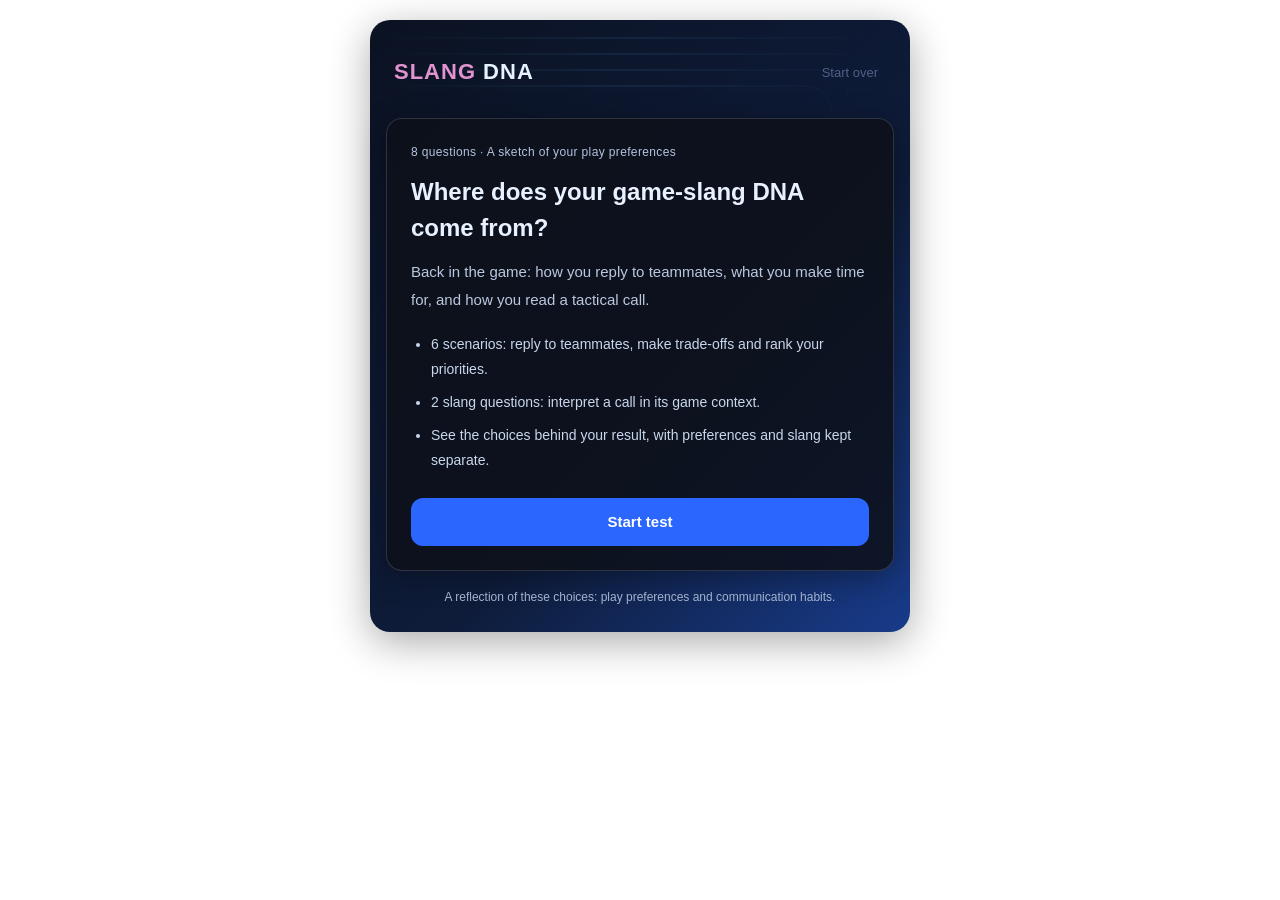
<file: assets/blackspeak-dna.html>
<!DOCTYPE html>
<html lang="zh-CN">
<head>
  <meta charset="UTF-8">
  <meta name="viewport" content="width=device-width, initial-scale=1.0">
  <title>黑话 DNA 测试</title>
  <link rel="stylesheet" href="quiz-refinements.css">
</head>
<body>
  <main class="blackspeak-dna-container" id="dnaContainer">
    <svg class="dna-deco" viewBox="0 0 540 200" preserveAspectRatio="none" aria-hidden="true">
      <defs><linearGradient id="glow"><stop stop-color="#5cc3ff" stop-opacity="0"/><stop offset=".5" stop-color="#5cc3ff" stop-opacity=".3"/><stop offset="1" stop-color="#5cc3ff" stop-opacity="0"/></linearGradient></defs>
      <path d="M0 18H480q30 0 30 30v152 M0 34H464q30 0 30 30v136 M0 50H448q30 0 30 30v120 M0 66H432q30 0 30 30v104" fill="none" stroke="url(#glow)"/>
    </svg>
    <header class="dna-header">
      <div class="dna-title"><span class="dna-accent" id="brandLabel">黑话</span> DNA</div>
      <button class="dna-reset-btn" id="headerReset" type="button">重新开始</button>
    </header>
    <section class="dna-card" id="introCard" aria-labelledby="introTitle">
      <div class="dna-step" id="introEyebrow">8 个问题 · 一份游戏偏好速写</div>
      <h1 class="dna-big-text" id="introTitle">你的游戏“黑话”基因，究竟来自哪里？</h1>
      <p class="dna-muted" id="introDescription">回到你熟悉的游戏现场：怎样回复队友，把时间留给什么，能否听懂一条战术指令。</p>
      <ul class="dna-bullets" id="introBullets"></ul>
      <p class="dna-note" id="savedNote" hidden></p>
      <button class="dna-primary-btn" id="startBtn" type="button">开始测试</button>
    </section>
    <section class="dna-card dna-hidden" id="quizCard" aria-labelledby="questionTitle">
      <div class="dna-step-row"><span class="dna-step" id="stepInfo">问题 1 / 8</span><span class="dna-type" id="questionType"></span></div>
      <div class="dna-progress" id="progressTrack" role="progressbar" aria-valuemin="0" aria-valuemax="8" aria-valuenow="0"><div class="dna-progress-bar" id="progressBar"></div></div>
      <h2 class="dna-qtitle" id="questionTitle" tabindex="-1"></h2>
      <p class="dna-qsub" id="questionSubtitle"></p>
      <blockquote class="dna-context" id="questionContext" hidden></blockquote>
      <div class="dna-options" id="optionsContainer" aria-labelledby="questionTitle"></div>
      <div class="dna-ranking" id="rankingContainer" hidden></div>
      <p class="dna-answer-status" id="answerStatus" role="status" aria-live="polite"></p>
      <div class="dna-actions">
        <button class="dna-ghost-btn" id="prevBtn" type="button">上一步</button>
        <button class="dna-primary-btn" id="nextBtn" type="button" disabled>下一步</button>
      </div>
    </section>
    <section class="dna-card dna-hidden" id="reportCard" aria-labelledby="reportTitle">
      <h2 class="dna-report-title" id="reportTitle" tabindex="-1">你的黑话 DNA 报告</h2>
      <p class="dna-note dna-centered" id="reportCaption"></p>
      <div class="dna-ring-wrap">
        <svg viewBox="0 0 200 200" id="donutChart" aria-hidden="true"></svg>
        <div class="dna-ring-center"><span class="dna-center-label" id="ringLabel"></span><strong class="dna-center-genre" id="topGenre"></strong><span class="dna-center-percent" id="topPercent"></span></div>
      </div>
      <div class="dna-badges" id="badgesContainer"></div>
      <section class="dna-panel"><h3 class="dna-panel-title" id="evidenceTitle"></h3><div id="evidenceContainer"></div></section>
      <section class="dna-panel"><h3 class="dna-panel-title" id="communicationTitle"></h3><p class="dna-result-lead" id="communicationSummary"></p><div id="communicationEvidence"></div></section>
      <section class="dna-panel"><h3 class="dna-panel-title" id="gamesTitle"></h3><div id="gamesContainer"></div></section>
      <section class="dna-panel"><h3 class="dna-panel-title" id="knowledgeTitle"></h3><p class="dna-result-lead" id="knowledgeSummary"></p><div id="knowledgeContainer"></div></section>
      <section class="dna-panel"><h3 class="dna-panel-title" id="shareTitle"></h3><p class="dna-copy" id="shareCopy"></p></section>
      <div class="dna-actions"><button class="dna-ghost-btn" id="reportReset" type="button">重新测试</button><button class="dna-primary-btn" id="shareBtn" type="button">复制结果</button></div>
      <p class="dna-answer-status" id="shareStatus" role="status" aria-live="polite"></p>
    </section>
    <p class="dna-footer" id="quizFooter"></p>
  </main>
  <script src="i18n.js"></script>
  <script src="quiz-content.js"></script>
  <script src="quiz-model.js"></script>
  <script src="blackspeak-dna.js"></script>
</body>
</html>
</file>
<file: assets/home-refinements.css>
/* Keep the original title, composition, cloud artwork and three separate stat cards. */
.word-cloud-img { animation: cloud-drift 9s ease-in-out infinite; }
.word-cloud-right .word-cloud-img { animation-delay: -4.5s; }
.word-cloud-container:hover .word-cloud-img { filter: blur(0); }
@keyframes cloud-drift {
  0%, 100% { translate: 0 0; }
  50% { translate: 0 -4px; }
}
.stat-number { font-variant-numeric: tabular-nums; }
/* Let short desktop windows grow without pushing the title behind the header. */
:root { --site-header-height: 84px; }
html { scroll-padding-top: calc(var(--site-header-height) + 24px); }
.hero {
  height: auto;
  min-height: 100vh;
  min-height: 100svh;
  padding-top: calc(var(--site-header-height) + 48px);
  padding-bottom: 56px;
}
.hero > :not(.word-cloud-container) { flex-shrink: 0; }
.particles { overflow: clip; }
@media (max-width: 768px) {
  :root { --site-header-height: 124px; }
  .hero { padding-top: calc(var(--site-header-height) + 30px); padding-bottom: 36px; }
}
body.page-effects-paused .particle,
body.page-effects-paused .word-cloud-img { animation-play-state: paused; }
@media (hover: none), (pointer: coarse) {
  body { cursor: auto; }
  .custom-cursor { display: none; }
}
@media (prefers-reduced-motion: reduce) {
  .word-cloud-img, .particle { animation: none; }
}

/* Managed pointer: one centered overlay shared with same-origin iframe documents. */
body { cursor: auto; }
html.gc-cursor-managed, html.gc-cursor-managed * { cursor: none !important; }
html.gc-cursor-managed dialog[open], html.gc-cursor-managed dialog[open] * { cursor: auto !important; }
.custom-cursor {
  display: none;
  position: fixed;
  width: 20px;
  height: 20px;
  left: 0;
  top: 0;
  pointer-events: none;
  z-index: 2147483647;
  transform: translate(-50%, -50%) scale(1);
  transform-origin: center;
  transition: transform .1s ease;
}
html.gc-cursor-managed .custom-cursor.gc-visible { display: block; }
.custom-cursor.hover { transform: translate(-50%, -50%) scale(.3); }
@media (hover: none), (pointer: coarse) {
  .custom-cursor, html.gc-cursor-managed .custom-cursor.gc-visible { display: none; }
}
@media (prefers-reduced-motion: reduce) { .custom-cursor { transition: none; } }
</file>
<file: assets/living-wordclouds.css>
/* The homepage composition is untouched; only its two image hosts are enhanced. */
.word-cloud-container.wc-live {
  --wc-size: clamp(165px, calc((100vw - 1000px) / 2), 300px);
  --wc-x: 0px;
  --wc-y: 0px;
  width: var(--wc-size);
  height: calc(var(--wc-size) * 1.125);
  opacity: 1;
  transform: rotate(-7deg);
  transition: none;
  isolation: isolate;
  user-select: none;
}
.word-cloud-left.wc-live { left: min(clamp(90px, calc(10vw - 24px), 190px), calc(50% - 385px - var(--wc-size))); top: 23%; }
.word-cloud-right.wc-live { right: min(clamp(96px, calc(10vw + 8px), 220px), calc(50% - 330px - var(--wc-size))); top: 54%; transform: rotate(7deg); }
.wc-live .word-cloud-img { display: none; }
.wc-art { width: 100%; height: 100%; overflow: visible; animation: wc-cloud-float 11s ease-in-out infinite; }
.wc-league .wc-art { animation-duration: 13s; animation-delay: -6s; }
@keyframes wc-cloud-float { 0%,100% { translate: 0 0; } 50% { translate: 0 -6px; } }
.wc-live::before {
  content: '';
  position: absolute;
  inset: 12% 0;
  z-index: -1;
  background: radial-gradient(ellipse, var(--wc-halo), transparent 70%);
  pointer-events: none;
}
.wc-delta {
  --wc-primary: #7ad9c2; --wc-secondary: #43a8a0; --wc-muted: #367f7b;
  --wc-line: #4cbba4; --wc-halo: rgba(22,116,95,.085); --wc-glow: rgba(89,220,185,.45);
}
.wc-league {
  --wc-primary: #d99bdd; --wc-secondary: #a876bd; --wc-muted: #547e92;
  --wc-line: #b888b8; --wc-halo: rgba(134,36,146,.08); --wc-glow: rgba(217,70,239,.38);
}
.wc-word { font-family: 'Inter', 'Microsoft YaHei', sans-serif; fill: var(--wc-primary); transform-box: fill-box; transform-origin: center; transition: fill .25s, filter .25s, scale .25s; cursor: default; }
.wc-tone-1 { fill: var(--wc-secondary); }
.wc-depth-0 .wc-word { fill: var(--wc-muted); }
.wc-depth-2 .wc-word { fill: var(--wc-primary); }
.wc-emblem { pointer-events: none; }
.wc-outline { fill: none; stroke: var(--wc-line); stroke-width: 1; opacity: .3; }
.wc-outline-inner { opacity: .11; }
.wc-mark { fill: var(--wc-line); opacity: .09; }
.wc-depth { transition: translate .38s ease-out; }
.wc-depth-0 { translate: calc(var(--wc-x) * .25) calc(var(--wc-y) * .25); }
.wc-depth-1 { translate: calc(var(--wc-x) * .6) calc(var(--wc-y) * .6); }
.wc-depth-2 { translate: var(--wc-x) var(--wc-y); }
.wc-drift { animation: wc-layer-float 13s ease-in-out infinite; }
.wc-drift-0 { --wc-lift: 1px; animation-duration: 19s; animation-delay: -8s; }
.wc-drift-1 { --wc-lift: -1px; animation-duration: 15s; animation-delay: -4s; }
.wc-drift-2 { --wc-lift: 2px; animation-duration: 12s; animation-delay: -2s; }
.wc-league .wc-drift { animation-delay: -6s; }
@keyframes wc-layer-float { 0%,100% { transform: translateY(0); } 50% { transform: translateY(var(--wc-lift)); } }
@media (hover: hover) and (pointer: fine) {
  .wc-word:hover { fill: #f0fff9; scale: 1.08; filter: drop-shadow(0 0 5px var(--wc-glow)); }
  .wc-league .wc-word:hover { fill: #fff0ff; }
  .wc-word.wc-near { fill: var(--wc-primary); filter: drop-shadow(0 0 2px var(--wc-glow)); }
  .wc-live:hover .wc-drift, .wc-live:hover .wc-art { animation-play-state: paused; }
}
body.page-effects-paused .wc-drift, .wc-offscreen .wc-drift,
body.page-effects-paused .wc-art, .wc-offscreen .wc-art { animation-play-state: paused; }
@media (max-width: 1279px) { .word-cloud-container.wc-live { display: none; } }
@media (prefers-reduced-motion: reduce) {
  .wc-drift, .wc-art { animation: none; }
  .wc-depth { translate: none; transition: none; }
  .wc-word { transition: none; }
  .wc-word:hover { scale: none; }
}
</file>
<file: assets/decorative-props.css>
/* Small, page-independent decorations in the original purple/pink palette. */
.decorative-props {
    position: fixed;
    inset: 0;
    z-index: 4;
    pointer-events: none;
    overflow: hidden;
    --dp-purple: #ab278c;
    --dp-pink: #d946ef;
    --dp-scale: 1;
    --dp-spacing: 1;
}
.decorative-props .dp-prop {
    position: absolute;
    width: calc(var(--dp-size, 60px) * var(--dp-scale));
    height: calc(var(--dp-size, 60px) * var(--dp-scale));
    color: var(--dp-purple);
    opacity: .42;
    pointer-events: none;
    animation: dp-drift var(--dp-duration, 9s) ease-in-out var(--dp-delay, 0s) infinite;
    transform-origin: 50% 60%;
    transition: opacity 160ms ease-out;
}
.decorative-props .dp-left { left: calc(var(--dp-inset, 20px) * var(--dp-spacing)); }
.decorative-props .dp-right { right: calc(var(--dp-inset, 20px) * var(--dp-spacing)); }
.decorative-props .dp-glow::before {
    content: ''; position: absolute; inset: -24%; border-radius: 50%;
    background: radial-gradient(ellipse, #a6006b25, #7f00560e 42%, transparent 70%);
    pointer-events: none; animation: dp-breathe 7.6s ease-in-out var(--dp-delay) infinite;
}
.decorative-props .dp-prop > svg { display: block; width: 100%; height: 100%; overflow: visible; pointer-events: none; }
.decorative-props .dp-model { position: absolute; inset: 0; width: 100%; height: 100%; pointer-events: none; display: none; }
.decorative-props .dp-rendered { opacity: var(--dp-alpha, .86); }
.decorative-props .dp-rendered > svg { visibility: hidden; }
.decorative-props .dp-rendered > .dp-model { display: block; }
.decorative-props .dp-shell { fill: #7f005617; stroke: currentColor; stroke-width: 1.8; stroke-linejoin: round; }
.decorative-props .dp-inset { fill: #7f005626; stroke: currentColor; stroke-width: 1.4; }
.decorative-props .dp-detail { fill: none; stroke: currentColor; stroke-width: 1.6; stroke-linecap: round; stroke-linejoin: round; }
.decorative-props .dp-edge { fill: none; stroke: #d946ef; stroke-opacity: .40; stroke-width: .8; stroke-linecap: round; }
.decorative-props .dp-fill { fill: currentColor; stroke: none; }
.decorative-props .dp-part { transform-box: fill-box; transform-origin: center; transition: transform 110ms ease-out, fill 110ms ease-out, stroke 110ms ease-out; }
.decorative-props .dp-pad {
    appearance: none;
    position: absolute;
    display: block;
    margin: 0;
    padding: 0;
    border: 0;
    border-radius: 7px;
    background: transparent;
    box-shadow: none;
    color: inherit;
    pointer-events: auto;
    cursor: pointer;
    touch-action: manipulation;
    -webkit-tap-highlight-color: transparent;
}
.decorative-props .dp-pad:focus-visible { outline: 1.5px solid #ef9ff2; outline-offset: 3px; }
.decorative-props .dp-prop:focus-within,
.decorative-props .dp-prop:has(.dp-pad:hover) { opacity: .78; animation-play-state: paused; }
.decorative-props .dp-rendered:focus-within,
.decorative-props .dp-rendered:has(.dp-pad:hover) { opacity: 1; }
.decorative-props .dp-mouse-left { left: 12%; top: 14%; width: 37%; height: 39%; }
.decorative-props .dp-mouse-right { left: 51%; top: 14%; width: 37%; height: 39%; }
.decorative-props .dp-controller-direction { left: 15%; top: 30%; width: 33%; height: 34%; }
.decorative-props .dp-controller-action { left: 53%; top: 29%; width: 33%; height: 35%; }
.decorative-props .dp-pressed-left .dp-part-left,
.decorative-props .dp-pressed-right .dp-part-right {
    transform: translateY(1.4px);
    fill: #d946ef4d;
    stroke: #e681df;
}
.decorative-props .dp-pressed-direction .dp-part-direction,
.decorative-props .dp-pressed-action .dp-part-action {
    transform: translateY(.9px);
    fill: #d946ef;
    stroke: #ef9ff2;
}
.decorative-props .dp-glyph { fill: currentColor; stroke: none; font: 500 10px 'Segoe UI', sans-serif; text-anchor: middle; }
.decorative-props.dp-paused .dp-prop,
.decorative-props.dp-paused .dp-glow::before,
.decorative-props .dp-prop:focus-within::before,
.decorative-props .dp-prop:has(.dp-pad:hover)::before { animation-play-state: paused; }
@keyframes dp-drift {
    0%, 100% { transform: translate3d(0, 0, 0) rotate(var(--dp-angle, 0deg)); }
    32% { transform: translate3d(var(--dp-drift), calc(var(--dp-lift) * -1), 0) rotate(calc(var(--dp-angle) + var(--dp-sway))); }
    69% { transform: translate3d(calc(var(--dp-drift) * -.65), calc(var(--dp-lift) * -.3), 0) rotate(calc(var(--dp-angle) - var(--dp-sway) * .55)); }
}
@keyframes dp-breathe { 0%, 100% { opacity: .38; transform: scale(.82); } 50% { opacity: .9; transform: scale(1.12); } }
@media (min-width: 1600px) {
    .decorative-props { --dp-spacing: 1.55; }
}
@media (min-width: 1024px) and (max-width: 1439px) {
    .decorative-props { --dp-scale: .72; --dp-spacing: .42; }
    .decorative-props .dp-extra { display: none; }
    .decorative-props .dp-pad { width: 46%; min-width: 24px; min-height: 26px; }
    .decorative-props .dp-mouse-left { left: 2%; top: 10%; height: 48%; }
    .decorative-props .dp-mouse-right { left: 52%; top: 10%; height: 48%; }
    .decorative-props .dp-controller-direction { left: 2%; top: 26%; height: 46%; }
    .decorative-props .dp-controller-action { left: 52%; top: 26%; height: 46%; }
}
@media (max-width: 1023px), (pointer: coarse), (max-height: 500px) {
    .decorative-props { display: none; }
}
@media (prefers-reduced-motion: reduce) {
    .decorative-props .dp-prop { animation: none; transform: rotate(var(--dp-angle, 0deg)); }
    .decorative-props .dp-glow::before { animation: none; opacity: .45; }
    .decorative-props .dp-part { transition: none; }
}
</file>
<file: assets/culture-exhibit.css>
/* Scoped culture controls, using the original site's Inter and purple/black cards. */
.wukong-culture-section.culture-exhibit-ready {
  --ce-ink:#fff;
  --ce-muted:#d4d4d4;
  --ce-primary:#7F0056;
  --ce-light:#A6006B;
  --ce-accent:#D946EF;
  --ce-edge:rgba(127,0,86,.3);
  width:calc(100% - 40px);
  padding:48px 36px;
}
.wukong-culture-section.culture-exhibit-ready>.container {width:100%;max-width:none;padding:0;margin:0;}
.wukong-culture-section.culture-exhibit-ready .section-header {margin-bottom:28px;}
.wukong-culture-section.culture-exhibit-ready .section-title {font-size:clamp(30px,3.4vw,46px);line-height:1.4;text-wrap:balance;margin-bottom:22px;color:#c23698;}
.wukong-culture-section.culture-exhibit-ready .section-description {max-width:900px;font-size:17px;line-height:1.9;text-align:left;}
.wukong-culture-section.culture-exhibit-ready .section-header .section-photo {height:320px;max-width:none;margin:28px 0 0;box-shadow:none;}
.wukong-culture-section.culture-exhibit-ready .section-header .section-photo img {height:100%;object-position:center 43%;}
.wukong-culture-section.culture-exhibit-ready .culture-summary {display:grid;grid-template-columns:minmax(0,1.15fr) minmax(0,.85fr);gap:14px 32px;align-content:center;padding:30px 0 0;margin-top:38px;background:none;border:0;border-top:1px solid var(--ce-edge);border-radius:0;text-align:left;}
.wukong-culture-section.culture-exhibit-ready .summary-title {grid-column:1;font-size:27px;line-height:1.6;margin:0;color:var(--ce-accent);text-wrap:balance;}
.wukong-culture-section.culture-exhibit-ready .summary-text {grid-column:1;font-size:16px;line-height:2;text-align:left;margin:0;}
.wukong-culture-section.culture-exhibit-ready .culture-summary .section-photo {grid-column:2;grid-row:1 / 3;align-self:stretch;margin:0;height:250px;box-shadow:none;}
.wukong-culture-section.culture-exhibit-ready .culture-summary .section-photo img {height:100%;object-fit:cover;}
.ce-exhibit {color:var(--ce-ink);font-family:Inter,-apple-system,BlinkMacSystemFont,"Segoe UI","Microsoft YaHei",sans-serif;text-align:left;position:relative;z-index:1;}
.ce-exhibit *,.ce-exhibit *::before,.ce-exhibit *::after {box-sizing:border-box;}
.ce-exhibit h3,.ce-exhibit h4,.ce-exhibit p,.ce-exhibit figure,.ce-exhibit dl,.ce-exhibit dd,.ce-exhibit blockquote {margin:0;}
.ce-exhibit button,.ce-exhibit a {-webkit-tap-highlight-color:transparent;}
.ce-exhibit button {font:inherit;color:inherit;cursor:pointer;letter-spacing:normal;text-transform:none;box-shadow:none;transform:none;transition:background .2s ease,border-color .2s ease;}
.ce-exhibit button:focus-visible,.ce-exhibit a:focus-visible {outline:2px solid var(--ce-accent);outline-offset:4px;}
.ce-exhibit a {color:#eea2f7;text-decoration:underline;text-underline-offset:4px;overflow-wrap:anywhere;}
.ce-exhibit button:hover {transform:none;}
.ce-exhibit .ce-overline {color:#eea2f7;font-size:12px;font-weight:600;line-height:1.6;}
.ce-exhibit .ce-toolbar {display:flex;justify-content:flex-end;gap:12px;margin-bottom:22px;}
.ce-exhibit .ce-source-button {display:inline-flex;align-items:center;justify-content:center;gap:10px;padding:11px 20px;min-height:44px;background:rgba(127,0,86,.1);border:1px solid rgba(127,0,86,.5);border-radius:25px;color:var(--ce-muted);font-size:14px;font-weight:600;}
.ce-exhibit .ce-source-button:hover {background:rgba(127,0,86,.25);border-color:var(--ce-accent);}
.ce-exhibit .ce-module {margin:0 0 44px;padding:0;background:transparent;border:0;border-radius:0;scroll-margin-top:110px;}
.ce-exhibit .ce-lab {padding:28px;background:rgba(127,0,86,.08);border:1px solid var(--ce-edge);border-radius:20px;}
.ce-exhibit .ce-connections {padding:0 0 36px;border-bottom:1px solid var(--ce-edge);}
.ce-exhibit .ce-section-head {margin-bottom:25px;}
.ce-exhibit .ce-section-head h3 {color:var(--ce-accent);font-size:24px;font-weight:700;line-height:1.45;margin-bottom:8px;scroll-margin-top:110px;}
.ce-exhibit .ce-section-intro {color:var(--ce-muted);font-size:15px;line-height:1.8;max-width:920px;}
.ce-exhibit .ce-catalogue-grid {display:grid;grid-template-columns:minmax(0,.8fr) minmax(0,1.3fr);gap:24px;}
.ce-exhibit .ce-image {position:relative;overflow:hidden;min-width:0;background:rgba(127,0,86,.06);border:1px solid rgba(127,0,86,.25);border-radius:16px;}
.ce-exhibit .ce-image img {display:block;width:100%;height:100%;object-fit:cover;margin:0;border:0;border-radius:0;}
.ce-exhibit .ce-catalogue-image {min-height:410px;}
.ce-exhibit .ce-catalogue-image::after,.ce-exhibit .ce-dossier-image::after {content:"";position:absolute;inset:0;background:linear-gradient(0deg,rgba(0,0,0,.82),transparent 70%);pointer-events:none;}
.ce-exhibit .ce-image figcaption {position:absolute;z-index:1;bottom:22px;left:22px;right:20px;}
.ce-exhibit .ce-catalogue-image figcaption {display:flex;flex-direction:column;gap:8px;}
.ce-exhibit .ce-catalogue-image figcaption strong {font-size:21px;font-weight:700;line-height:1.5;color:white;overflow-wrap:anywhere;}
.ce-exhibit .ce-catalogue-image figcaption span {color:#e5e5e5;font-size:12px;}
.ce-exhibit .ce-term-content {min-width:0;}
.ce-exhibit .ce-term-list {display:grid;grid-template-columns:repeat(2,minmax(0,1fr));gap:12px;}
.ce-exhibit .ce-term-button {display:flex;align-items:center;gap:11px;padding:15px 12px;text-align:left;background:rgba(127,0,86,.05);border:1px solid rgba(127,0,86,.2);border-radius:12px;min-height:84px;}
.ce-exhibit .ce-term-button[aria-pressed="true"] {background:rgba(127,0,86,.25);border-color:var(--ce-accent);}
.ce-exhibit .ce-term-button:hover {background:rgba(127,0,86,.15);border-color:rgba(217,70,239,.65);}
.ce-exhibit .ce-term-mark {font-size:20px;font-weight:700;line-height:1;color:var(--ce-accent);background:rgba(127,0,86,.2);border-radius:8px;width:34px;height:38px;flex-shrink:0;display:flex;align-items:center;justify-content:center;}
.ce-exhibit .ce-term-button strong {display:block;font-size:15px;line-height:1.5;font-weight:600;overflow-wrap:normal;word-break:normal;}
.ce-exhibit .ce-term-button small {display:block;font-size:12px;line-height:1.5;color:var(--ce-muted);margin-top:5px;}
.ce-exhibit .ce-term-arrow {margin-left:auto;color:var(--ce-accent);font-size:15px;}
.ce-exhibit [data-ce-marker] {margin-left:auto;color:var(--ce-accent);font-size:15px;flex-shrink:0;}
.ce-exhibit [aria-pressed="true"]>[data-ce-marker],.ce-exhibit [aria-pressed="true"] .ce-option-head>[data-ce-marker] {text-shadow:0 0 12px rgba(217,70,239,.45);}
.ce-exhibit .ce-term-detail {margin-top:22px;padding:0 0 0 18px;background:transparent;border:0;border-left:2px solid var(--ce-primary);border-radius:0;min-height:250px;}
.ce-exhibit .ce-term-pair {display:flex;align-items:baseline;flex-wrap:wrap;gap:8px 12px;margin:8px 0 12px;font-size:24px;font-weight:700;line-height:1.5;}
.ce-exhibit .ce-term-zh {font-size:20px;color:var(--ce-ink);}
.ce-exhibit .ce-term-separator {font-size:18px;color:var(--ce-accent);}
.ce-exhibit .ce-term-en {color:#f4bcfa;}
.ce-exhibit .ce-term-detail .ce-term-observation {margin-top:10px;color:#f4bcfa;}
.ce-exhibit .ce-label {font-size:12px;line-height:1.6;color:#eea2f7;}
.ce-exhibit .ce-term-detail h4 {font-size:23px;font-weight:700;line-height:1.5;margin:6px 0 10px;}
.ce-exhibit .ce-term-detail p {font-size:14px;line-height:1.8;color:#e5e5e5;}
.ce-exhibit .ce-term-detail .ce-scope {font-size:12px;color:var(--ce-muted);margin-top:10px;}
.ce-exhibit .ce-citations {display:flex;flex-wrap:wrap;gap:6px 13px;font-size:12px;line-height:1.75;margin-top:18px;padding-top:12px;border-top:1px solid rgba(127,0,86,.3);}
.ce-exhibit .ce-citations>span {color:var(--ce-muted);}
.ce-exhibit .ce-text-link {border:0;border-radius:0;background:transparent;color:#eea2f7;padding:8px 0;min-height:44px;font-size:13px;text-decoration:underline;text-underline-offset:5px;text-align:left;}
.ce-exhibit .ce-citations .ce-text-link {padding:0;min-height:0;font-size:inherit;}
.ce-exhibit .ce-text-link:hover {color:white;background:transparent;}
.ce-exhibit .ce-lab-top {display:flex;align-items:center;justify-content:space-between;gap:20px;margin-bottom:22px;}
.ce-exhibit .ce-original-sentence {font-size:23px;font-weight:600;line-height:1.7;margin-top:7px;}
.ce-exhibit .ce-translation-pair {display:grid;grid-template-columns:repeat(2,minmax(0,1fr));gap:18px;}
.ce-exhibit .ce-translation-card {display:flex;flex-direction:column;min-width:0;}
.ce-exhibit .ce-translation-option {width:100%;padding:22px;background:rgba(0,0,0,.22);border:1px solid rgba(127,0,86,.5);border-radius:15px;text-align:left;min-height:236px;}
.ce-exhibit .ce-variant-notes {display:grid;gap:5px;padding:18px 8px 0;}
.ce-exhibit .ce-variant-notes dt:not(:first-child) {margin-top:10px;}
.ce-exhibit .ce-variant-notes>div {display:grid;gap:5px;}
.ce-exhibit .ce-variant-notes dt {font-size:12px;line-height:1.6;color:#eea2f7;}
.ce-exhibit .ce-variant-notes dd {font-size:14px;line-height:1.8;color:var(--ce-muted);}
.ce-exhibit .ce-lab-reading {display:grid;grid-template-columns:minmax(0,1.15fr) minmax(0,.85fr);gap:26px;margin-top:26px;padding-top:24px;border-top:1px solid var(--ce-edge);}
.ce-exhibit .ce-lab-boundary {font-size:13px;line-height:1.9;color:var(--ce-muted);padding-left:24px;border-left:1px solid var(--ce-edge);}
.ce-exhibit .ce-lab-boundary p {margin-top:8px;}
.ce-exhibit .ce-lab-boundary h4 {font-size:14px;color:#eea2f7;line-height:1.6;}
.ce-exhibit .ce-translation-option[aria-pressed="true"] {border-color:var(--ce-accent);background:rgba(127,0,86,.25);}
.ce-exhibit .ce-translation-option:hover {border-color:rgba(217,70,239,.7);background:rgba(127,0,86,.15);}
.ce-exhibit .ce-option-head {display:flex;align-items:center;gap:13px;font-size:15px;font-weight:600;line-height:1.5;}
.ce-exhibit .ce-option-letter {display:flex;align-items:center;justify-content:center;width:38px;height:38px;border-radius:50%;font-size:18px;font-weight:700;background:var(--ce-primary);color:white;flex-shrink:0;}
.ce-exhibit .ce-option-head small {display:block;font-size:12px;font-weight:400;color:var(--ce-muted);margin-top:4px;}
.ce-exhibit .ce-option-status {color:var(--ce-accent);margin-left:auto;font-size:16px;}
.ce-exhibit .ce-target-label {display:block;font-size:12px;color:var(--ce-muted);margin:24px 0 10px;}
.ce-exhibit .ce-english-sentence {display:block;font-size:23px;font-weight:500;line-height:1.6;color:white;}
.ce-exhibit mark {background:rgba(127,0,86,.3);color:#f4bcfa;border-radius:4px;padding:1px 4px;}
.ce-exhibit .ce-strategy-detail {padding:0;margin:0;background:transparent;border:0;border-radius:0;min-height:175px;}
.ce-exhibit .ce-strategy-detail h4 {font-size:16px;font-weight:700;margin-bottom:10px;}
.ce-exhibit .ce-strategy-detail p {font-size:14px;line-height:1.8;color:#e5e5e5;max-width:920px;}
.ce-exhibit .ce-strategy-detail .ce-observation {margin-top:10px;font-size:13px;color:#eea2f7;}
.ce-exhibit .ce-map-grid {display:grid;grid-template-columns:minmax(0,1fr) minmax(0,1.15fr);gap:22px;}
.ce-exhibit .ce-route-list {padding:4px 0;background:transparent;border:0;border-radius:0;}
.ce-exhibit .ce-route {display:flex;align-items:center;width:100%;min-height:85px;border:1px solid transparent;background:transparent;border-radius:12px;text-align:left;padding:12px;gap:16px;margin-bottom:8px;}
.ce-exhibit .ce-route:hover {background:rgba(127,0,86,.1);}
.ce-exhibit .ce-route[aria-pressed="true"] {background:rgba(127,0,86,.2);border-color:rgba(217,70,239,.5);}
.ce-exhibit .ce-route-word {font-size:14px;line-height:1.6;color:var(--ce-muted);max-width:150px;}
.ce-exhibit .ce-route-line {height:2px;flex:1;min-width:12px;background:rgba(166,0,107,.6);position:relative;}
.ce-exhibit .ce-route-line::before,.ce-exhibit .ce-route-line::after {content:"";position:absolute;top:-3px;width:8px;height:8px;border:1px solid var(--ce-light);border-radius:50%;background:var(--ce-primary);}
.ce-exhibit .ce-route-line::before {left:0;}
.ce-exhibit .ce-route-line::after {right:0;}
.ce-exhibit .ce-chapter-number {display:flex;flex-direction:column;align-items:center;justify-content:center;font-size:22px;font-weight:700;line-height:1.2;color:white;background:var(--ce-primary);border-radius:50%;width:57px;height:57px;flex-shrink:0;}
.ce-exhibit .ce-chapter-number small {display:block;font-size:10px;font-weight:400;line-height:1.5;margin-bottom:2px;}
.ce-exhibit .ce-route[aria-pressed="true"] .ce-route-word {color:white;}
.ce-exhibit .ce-route[aria-pressed="true"] .ce-route-line {background:var(--ce-accent);}
.ce-exhibit .ce-route[aria-pressed="true"] .ce-route-line::after {background:var(--ce-accent);box-shadow:0 0 0 4px rgba(217,70,239,.12);}
.ce-exhibit .ce-route[aria-pressed="true"] .ce-chapter-number {background:var(--ce-light);box-shadow:0 4px 15px rgba(127,0,86,.3);}
.ce-exhibit .ce-map-note {color:var(--ce-muted);font-size:12px;margin:20px 12px 0;}
.ce-exhibit .ce-passage {padding:24px;background:rgba(127,0,86,.06);border:0;border-radius:15px;min-height:340px;}
.ce-exhibit .ce-passage .ce-quote-highlight {color:white;background:rgba(166,0,107,.4);box-decoration-break:clone;-webkit-box-decoration-break:clone;}
.ce-exhibit .ce-passage h4 {font-size:17px;font-weight:600;margin:10px 0 20px;}
.ce-exhibit .ce-passage blockquote {font-size:19px;font-weight:500;line-height:1.9;color:#f4bcfa;border-left:3px solid var(--ce-primary);padding-left:16px;margin:0 0 20px;background:none;}
.ce-exhibit .ce-passage>p {font-size:14px;line-height:1.8;color:#e5e5e5;}
.ce-exhibit .ce-landscape {margin-top:24px;height:260px;box-shadow:0 12px 30px rgba(127,0,86,.15);}
.ce-exhibit .ce-landscape img {object-position:center 43%;}
.ce-exhibit .ce-landscape figcaption {inset:auto 15px 12px auto;padding:5px 10px;border-radius:8px;color:#e5e5e5;background:rgba(0,0,0,.7);font-size:12px;}
.ce-exhibit .ce-dossier-tabs {display:grid;grid-template-columns:repeat(3,minmax(0,1fr));gap:12px;margin-bottom:22px;}
.ce-exhibit .ce-dossier-tabs button {background:rgba(127,0,86,.05);border:1px solid rgba(127,0,86,.3);border-radius:15px;padding:16px 12px;min-height:78px;text-align:center;}
.ce-exhibit .ce-dossier-tabs button span {display:block;font-size:15px;font-weight:600;line-height:1.5;}
.ce-exhibit .ce-dossier-tabs button small {display:block;color:var(--ce-muted);font-size:12px;margin-top:7px;}
.ce-exhibit .ce-dossier-tabs button[aria-pressed="true"] {background:var(--ce-primary);border-color:var(--ce-accent);color:white;}
.ce-exhibit .ce-dossier-tabs button:hover {border-color:var(--ce-accent);}
.ce-exhibit .ce-dossier-grid {display:grid;grid-template-columns:minmax(0,.85fr) minmax(0,1.15fr);gap:24px;}
.ce-exhibit .ce-dossier-image {min-height:390px;}
.ce-exhibit .ce-dossier-image img {object-position:47% center;}
.ce-exhibit .ce-dossier-image figcaption {color:#e5e5e5;font-size:12px;}
.ce-exhibit .ce-dossier-detail {padding:0;background:transparent;border:0;border-radius:0;min-height:335px;}
.ce-exhibit .ce-identity-pair {display:grid;grid-template-columns:repeat(2,minmax(0,1fr));gap:28px;margin-top:18px;}
.ce-exhibit .ce-identity {min-width:0;padding:8px 0 8px 20px;border-left:2px solid var(--ce-primary);}
.ce-exhibit .ce-identity-role {color:#eea2f7;font-size:12px;line-height:1.8;}
.ce-exhibit .ce-dossier-detail .ce-identity-name {color:white;font-size:25px;line-height:1.6;margin:5px 0 12px;}
.ce-exhibit .ce-identity-description {font-size:15px;color:var(--ce-muted);line-height:1.9;}
.ce-exhibit .ce-identity-takeaway {font-size:15px;line-height:1.9;color:#f4bcfa;padding:15px 18px;margin-top:24px;background:rgba(127,0,86,.1);border-radius:10px;}
.ce-exhibit .ce-dossier-detail h4 {font-size:28px;font-weight:700;line-height:1.5;margin:7px 0;}
.ce-exhibit .ce-dossier-subtitle {font-size:14px;line-height:1.8;color:var(--ce-muted);}
.ce-exhibit .ce-dossier-detail dl {margin-top:24px;}
.ce-exhibit .ce-dossier-detail dl>div {display:grid;grid-template-columns:85px minmax(0,1fr);gap:15px;border-top:1px solid rgba(127,0,86,.3);padding:14px 0;}
.ce-exhibit .ce-dossier-detail dt {font-size:12px;color:#eea2f7;line-height:1.8;}
.ce-exhibit .ce-dossier-detail dd {font-size:14px;color:#e5e5e5;line-height:1.8;}
.ce-exhibit .ce-sources-dialog {position:fixed;inset:0;margin:auto;width:min(720px,calc(100% - 32px));max-height:85dvh;max-height:min(85dvh,920px);padding:30px;color:white;background:rgba(18,5,16,.98);border:1px solid rgba(127,0,86,.5);border-radius:20px;overflow:auto;overscroll-behavior:contain;backdrop-filter:blur(20px);box-shadow:0 20px 60px rgba(0,0,0,.6);}
.ce-exhibit .ce-sources-dialog::backdrop {background:rgba(0,0,0,.8);}
.ce-exhibit .ce-dialog-head {display:flex;align-items:center;justify-content:space-between;gap:20px;position:sticky;top:-30px;padding:12px 0;background:#120510;z-index:1;}
.ce-exhibit .ce-source-list li:focus {outline:1px solid rgba(217,70,239,.6);outline-offset:5px;}
.ce-exhibit .ce-source-list li {scroll-margin-top:80px;}
.ce-exhibit .ce-dialog-head h3 {font-size:24px;font-weight:700;line-height:1.5;color:var(--ce-accent);}
.ce-exhibit .ce-close-button {display:flex;align-items:center;justify-content:center;border:1px solid rgba(217,70,239,.4);border-radius:50%;background:var(--ce-primary);width:44px;min-width:44px;height:44px;color:white;font-size:26px;}
.ce-exhibit .ce-dialog-intro {margin:16px 0 24px;font-size:14px;line-height:1.8;color:var(--ce-muted);}
.ce-exhibit .ce-source-list {margin:0;padding-left:24px;}
.ce-exhibit .ce-source-list li {padding:20px 0 24px 8px;border-top:1px solid rgba(127,0,86,.4);}
.ce-exhibit .ce-source-list li::marker {font-size:14px;font-weight:600;color:var(--ce-accent);}
.ce-exhibit .ce-source-meta {display:flex;justify-content:space-between;flex-wrap:wrap;gap:6px 16px;font-size:12px;color:#eea2f7;}
.ce-exhibit .ce-source-list h4 {font-size:16px;font-weight:600;margin:10px 0;}
.ce-exhibit .ce-source-list p {font-size:13px;line-height:1.8;margin:8px 0;color:#e5e5e5;}
.ce-exhibit .ce-source-list .ce-source-publisher {color:var(--ce-muted);font-size:12px;}
.ce-exhibit .ce-source-list .ce-source-note {color:var(--ce-muted);}
.ce-exhibit .ce-source-list a {display:inline-flex;align-items:center;min-height:44px;font-size:13px;}
.ce-exhibit .ce-verified {color:var(--ce-muted);font-size:12px;margin-top:20px;text-align:right;}
@media(max-width:900px) {
 .wukong-culture-section.culture-exhibit-ready {padding:36px 24px;}
 .wukong-culture-section.culture-exhibit-ready .section-header .section-photo {height:280px;}
 .ce-exhibit .ce-catalogue-grid {grid-template-columns:1fr;}
 .ce-exhibit .ce-catalogue-image {min-height:0;height:240px;}
 .ce-exhibit .ce-catalogue-image img {object-position:center 38%;}
 .ce-exhibit .ce-term-detail {min-height:245px;}
 .ce-exhibit .ce-map-grid {grid-template-columns:minmax(0,.9fr) minmax(0,1.1fr);gap:16px;}
 .ce-exhibit .ce-route-list {padding:14px;}
 .ce-exhibit .ce-route {padding:10px 8px;gap:9px;}
 .ce-exhibit .ce-passage {padding:20px;}
 .ce-exhibit .ce-dossier-grid {grid-template-columns:minmax(0,.7fr) minmax(0,1.3fr);gap:18px;}
 .ce-exhibit .ce-dossier-detail {padding:0;}
}
@media(max-width:640px) {
 /* Compensate for the original main's 40px gutters within this chapter only. */
 .wukong-culture-section.culture-exhibit-ready {width:calc(100% + 56px);padding:30px 16px;margin:45px -28px;}
 .wukong-culture-section.culture-exhibit-ready .section-title {font-size:30px;letter-spacing:0;line-height:1.45;}
 .wukong-culture-section.culture-exhibit-ready .section-description {font-size:16px;line-height:1.9;}
 .wukong-culture-section.culture-exhibit-ready .section-header .section-photo {height:190px;margin-top:22px;}
 .wukong-culture-section.culture-exhibit-ready .culture-summary {grid-template-columns:1fr;gap:18px;margin-top:22px;padding-top:26px;}
 .wukong-culture-section.culture-exhibit-ready .summary-title {font-size:24px;}
 .wukong-culture-section.culture-exhibit-ready .culture-summary .section-photo {grid-column:1;grid-row:auto;height:190px;}
 .ce-exhibit .ce-toolbar {margin-bottom:18px;}
 .ce-exhibit .ce-module {padding:0;margin-bottom:34px;scroll-margin-top:160px;}
 .ce-exhibit .ce-lab {padding:22px 14px;}
 .ce-exhibit .ce-connections {padding-bottom:28px;}
 .ce-exhibit .ce-section-head h3 {font-size:22px;}
 .ce-exhibit .ce-section-intro {font-size:15px;}
 .ce-exhibit .ce-catalogue-image {height:170px;}
 .ce-exhibit .ce-term-list {grid-template-columns:1fr;gap:8px;}
 .ce-exhibit .ce-term-button {gap:14px;padding:12px 14px;min-height:68px;}
 .ce-exhibit .ce-term-mark {width:34px;height:38px;font-size:20px;}
 .ce-exhibit .ce-term-button strong {font-size:16px;}
 .ce-exhibit .ce-term-button small {font-size:12px;margin-top:3px;}
 .ce-exhibit .ce-term-arrow {display:block;}
 .ce-exhibit .ce-term-detail {padding:0 0 0 14px;min-height:310px;}
 .ce-exhibit .ce-term-pair {font-size:23px;}
 .ce-exhibit .ce-citations {gap:0 12px;}
 .ce-exhibit .ce-citations .ce-text-link {min-height:44px;padding:6px 0;}
 .ce-exhibit .ce-lab-top {align-items:flex-start;flex-wrap:wrap;gap:4px;}
 .ce-exhibit .ce-original-sentence {font-size:21px;}
 .ce-exhibit .ce-translation-pair {grid-template-columns:1fr;gap:13px;}
 .ce-exhibit .ce-translation-option {min-height:215px;padding:18px;}
 .ce-exhibit .ce-english-sentence {font-size:23px;}
 .ce-exhibit .ce-variant-notes {padding:16px 3px 14px;}
 .ce-exhibit .ce-lab-reading {grid-template-columns:1fr;gap:20px;}
 .ce-exhibit .ce-lab-boundary {border-left:0;border-top:1px solid var(--ce-edge);padding:18px 0 0;}
 .ce-exhibit .ce-strategy-detail {padding:0;min-height:235px;}
 .ce-exhibit .ce-map-grid {grid-template-columns:1fr;}
 .ce-exhibit .ce-route-list {padding:0;}
 .ce-exhibit .ce-route {min-height:75px;}
 .ce-exhibit .ce-route-word {max-width:none;width:45%;}
 .ce-exhibit .ce-passage {padding:20px 15px;min-height:360px;}
 .ce-exhibit .ce-landscape {height:200px;}
 .ce-exhibit .ce-dossier-tabs {grid-template-columns:1fr;gap:8px;}
 .ce-exhibit .ce-dossier-tabs button {padding:12px 14px;min-height:52px;text-align:left;}
 .ce-exhibit .ce-dossier-tabs button small {margin-top:3px;}
 .ce-exhibit .ce-dossier-grid {grid-template-columns:1fr;}
 .ce-exhibit .ce-dossier-image {min-height:0;height:230px;}
 .ce-exhibit .ce-dossier-image img {object-position:center 42%;}
 .ce-exhibit .ce-dossier-detail {padding:0;min-height:570px;}
 .ce-exhibit .ce-identity-pair {grid-template-columns:1fr;gap:22px;}
 .ce-exhibit .ce-identity {padding:0 0 0 14px;}
 .ce-exhibit .ce-dossier-detail dl>div {grid-template-columns:70px minmax(0,1fr);gap:11px;}
 .ce-exhibit .ce-sources-dialog {padding:23px;width:calc(100% - 24px);max-height:88dvh;}
 .ce-exhibit .ce-dialog-head {top:-23px;}
}
@media(prefers-reduced-motion:reduce) {
 .ce-exhibit *,.ce-exhibit *::before,.ce-exhibit *::after {scroll-behavior:auto!important;transition:none!important;animation:none!important;}
}
</file>
<file: assets/focused-ui.css>
/* Integration only: retain the original page, section widths and chart styles. */
html { scroll-padding-top: calc(var(--site-header-height, 84px) + 24px); }
:where(a, button, select, input, summary):focus-visible { outline: 2px solid #D946EF; outline-offset: 5px; }
.lang-toggle { min-height: 44px; }
.dna-test-module { width: 100%; min-width: 0; }
.dna-test-module iframe { width: 100%; min-height: 0 !important; height: 750px; transition: none; }
.floating-word { will-change: transform; }
#floatingWords { overflow: clip; }
.section-photo img { height: auto; }
.popular-item { color: inherit; font: inherit; min-width: 0; width: 100%; }
.popular-item > span { display: block; overflow-wrap: anywhere; }
.popular-term { color: #d39bde; }
.popular-grid { grid-template-columns: repeat(auto-fit, minmax(min(200px, 100%), 1fr)); }
.time-chart-status { padding: 36px 20px; text-align: center; color: #ccc1d3; }
.time-chart-status[hidden] { display: none; }
.time-chart-link { margin: 18px 0 4px; text-align: right; font-size: 13px; }
.time-chart-link a { color: #d39bde; text-underline-offset: 4px; }
@media (max-width: 780px) {
  .dna-test-module { margin: 24px 0 !important; }
  .floating-words-section { padding-left: 0; padding-right: 0; }
  .search-box { width: 100%; }
}
@media (prefers-reduced-motion: reduce) {
  html { scroll-behavior: auto !important; }
  *, *::before, *::after { animation-duration: .01ms !important; animation-iteration-count: 1 !important; transition-duration: .01ms !important; }
}
@media (max-width: 600px) {
  .conclusion-section { width: 100%; min-width: 0; }
  .conclusion-content { grid-template-columns: minmax(0, 1fr); }
  .conclusion-text, .conclusion-stats { min-width: 0; overflow-wrap: anywhere; }
  .conclusion-stats { padding: 24px 14px; }
  /* Expand only the quiz inside the original page's 40px mobile margins. */
  .dna-test-module { width: calc(100% + 40px); margin-left: -20px !important; margin-right: -20px !important; }
  .viz-container { padding-left: 0; padding-right: 0; }
  .charts-section { padding-left: 0; padding-right: 0; }
  .charts-section .chart-item { padding-left: 0; padding-right: 0; }
  #chart4 { padding-left: 6px !important; padding-right: 6px !important; }
}
</file>
<file: assets/word-scanner.css>
/* Scanner layer over the original purple floating words; keep their type and material. */
#floatingContainer.ws-board {
  height: auto;
  background:linear-gradient(145deg,rgba(18,3,24,.94),rgba(9,2,17,.96));
}
.ws-header {
  position: relative;
  z-index: 20;
  display: flex;
  align-items: center;
  flex-wrap: wrap;
  gap: 7px 18px;
  padding: 20px 26px 8px;
  font-family: 'JetBrains Mono', monospace;
}
.ws-header p { margin: 0; }
.ws-header::after {content:'';position:absolute;left:26px;right:26px;bottom:0;height:1px;background:linear-gradient(90deg,#a855f730,transparent 60%,#a855f730);pointer-events:none;}
.ws-label { color: #c084fc; font-size: 13px; font-weight: 400; letter-spacing: .08em; }
.ws-label::before {
  content: '';
  display: inline-block;
  width: 7px;
  height: 7px;
  margin-right: 9px;
  border: 1px solid #a855f7;
  border-radius: 50%;
  box-shadow: 0 0 8px #a855f766;
}
.ws-hint { color: #aa88b0; font-size: 12px; }
.ws-status { margin-left: auto !important; color: #b58acc; font-size: 12px; max-width: 52%; overflow-wrap: anywhere; }
#floatingWords.ws-field { position: relative; isolation: isolate; min-height: 400px; overflow: clip; }
.ws-atmosphere {
  position:absolute;inset:0;z-index:-1;overflow:hidden;pointer-events:none;
  background:radial-gradient(ellipse at 50% 36%,#632c992b,transparent 58%),radial-gradient(ellipse at 50% 100%,#722ca033,transparent 65%);
}
.ws-atmosphere * {pointer-events:none;}
.ws-atmosphere::before {
  content:'';position:absolute;inset:0;z-index:3;
  background:radial-gradient(ellipse at 50% 52%,transparent 44%,#0902116b 100%);
}
.ws-atmosphere::after {
  content:'';position:absolute;inset:0;
  background:repeating-linear-gradient(0deg,transparent 0 3px,#ac75df05 3px 4px);
  opacity:.55;
}
.ws-holo-base,.ws-holo-reveal {position:absolute;inset:0;background:url('scanner-hologram.svg') center/100% 100% no-repeat;}
.ws-holo-base {opacity:.48;}
.ws-holo-reveal {
  opacity:0;transition:opacity .38s ease;
  -webkit-mask-image:radial-gradient(circle 170px at var(--scan-x,50%) var(--scan-y,50%),#000 0%,#000 18%,transparent 100%);
  mask-image:radial-gradient(circle 170px at var(--scan-x,50%) var(--scan-y,50%),#000 0%,#000 18%,transparent 100%);
}
.ws-pointer .ws-holo-reveal,.ws-targeted .ws-holo-reveal {opacity:1;}
.ws-holo-reveal::after {content:'';position:absolute;inset:0;background:radial-gradient(circle 135px at var(--scan-x,50%) var(--scan-y,50%),#b35dff16,transparent 100%);}
.ws-holo-flow {position:absolute;inset:0;opacity:.5;}
.ws-holo-flow::before,.ws-holo-flow::after {
  content:'';position:absolute;left:-26%;width:26%;height:1px;
  background:linear-gradient(90deg,transparent,#a56cdf88 55%,#d6b2ffb3 85%,transparent);
  box-shadow:0 0 7px #a855f726;
  animation:ws-signal 14s linear infinite;
}
.ws-holo-flow::before {top:41.4%;}
.ws-holo-flow::after {top:77%;animation-duration:19s;animation-delay:-8s;}
.ws-holo-sparks {position:absolute;inset:0;}
.ws-holo-sparks span {position:absolute;left:var(--spark-x);top:var(--spark-y);width:2px;height:2px;border-radius:50%;background:#c799f4;box-shadow:0 0 8px #a855f788;animation:ws-spark 9s ease-in-out var(--spark-delay,0s) infinite;opacity:.35;}
@keyframes ws-signal {0% {transform:translate3d(0,0,0);opacity:0;}12%,85% {opacity:.6;}100% {transform:translate3d(500%,0,0);opacity:0;}}
@keyframes ws-spark {0%,100% {transform:translate3d(0,3px,0);opacity:.2;}50% {transform:translate3d(0,-5px,0);opacity:.65;}}
#floatingWords .floating-word.ws-word {
  appearance: none;
  display: block;
  margin: 0;
  padding: 0;
  border: 0;
  border-radius: 8px;
  background: transparent;
  color: var(--word-color, #a855f7);
  font-family: 'JetBrains Mono', monospace;
  font-size: 24px;
  font-weight: bold;
  line-height: normal;
  text-align: center;
  white-space: normal;
  overflow-wrap: anywhere;
  transform: none;
  filter: none;
  box-shadow: none;
  backdrop-filter: none;
  transition: none;
  z-index: 10;
  touch-action: manipulation;
}
.ws-word-face {
  --float-x:calc(var(--drift-x,2px) * var(--drift-scale,1));
  --float-y:calc(var(--drift-y,6px) * var(--drift-scale,1));
  position:relative;
  display: block;
  box-sizing: border-box;
  min-height: 44px;
  padding: 8px 12px;
  border: 1px solid color-mix(in srgb, var(--word-color, #a855f7) 30%, transparent);
  border-radius: 8px;
  background: color-mix(in srgb, var(--word-color, #a855f7) 10%, transparent);
  text-shadow: 0 0 10px color-mix(in srgb, var(--word-color, #a855f7) 50%, transparent);
  box-shadow: 0 4px 12px color-mix(in srgb, var(--word-color, #a855f7) 17%, transparent);
  backdrop-filter: blur(5px);
  animation: none;
  transition: border-color .18s ease, background .18s ease, box-shadow .18s ease, filter .18s ease;
}
.ws-drifting .ws-word-face {
  animation: ws-float var(--drift-duration,12s) ease-in-out var(--drift-delay,0s) infinite;
  animation-direction:var(--drift-direction,normal);
}
.ws-word-face::after {
  content:'';position:absolute;inset:0;z-index:-1;border-radius:inherit;pointer-events:none;
  box-shadow:0 0 20px color-mix(in srgb,var(--word-color,#a855f7) 32%,transparent);
  opacity:.25;
}
#floatingWords .ws-word:is(.is-scanned, .is-pinned, :focus-visible) { z-index: 14; }
.ws-word:is(.is-scanned, .is-pinned, :hover, :focus-visible) .ws-word-face {
  animation-play-state: paused;
  border-color: color-mix(in srgb, var(--word-color, #a855f7) 65%, transparent);
  background: color-mix(in srgb, var(--word-color, #a855f7) 14%, transparent);
  box-shadow: 0 0 19px color-mix(in srgb, var(--word-color, #a855f7) 35%, transparent), inset 0 0 12px #a855f711;
  filter: brightness(1.18);
}
.ws-word:is(.is-scanned,.is-pinned,:hover,:focus-visible) .ws-word-face::after {animation-play-state:paused;}
.ws-lens {
  position: absolute;
  left: 0;
  top: 0;
  width: 190px;
  height: 190px;
  margin-left: -95px;
  margin-top: -95px;
  border: 1px solid #a855f76b;
  border-radius: 50%;
  background: radial-gradient(circle, #b44cff05 28%, #a855f714 68%, #c084fc20 70%, transparent 72%);
  box-shadow: 0 0 30px #a855f714, inset 0 0 20px #a855f712;
  opacity: 0;
  pointer-events: none;
  z-index: 11;
  transition: opacity .2s ease;
}
.ws-lens::before {
  content: '';
  position: absolute;
  inset: 8px;
  border: 1px solid #b680ef24;
  border-right-color: #d2a4ffb3;
  border-top-color: transparent;
  border-radius: 50%;
  transform: rotate(-35deg);
}
.ws-lens::after {
  content: '';
  position: absolute;
  left: 19px;
  right: 19px;
  top: 50%;
  height: 1px;
  background: linear-gradient(90deg, transparent, #a855f777, transparent);
}
.ws-pointer:not(.ws-pinned) .ws-lens { opacity: 1; }
.ws-lock {
  position: absolute;
  box-sizing: border-box;
  pointer-events: none;
  z-index: 16;
  color: #d1a0ff;
  background:
    linear-gradient(currentColor,currentColor) left top / 11px 1px no-repeat,
    linear-gradient(currentColor,currentColor) left top / 1px 11px no-repeat,
    linear-gradient(currentColor,currentColor) right top / 11px 1px no-repeat,
    linear-gradient(currentColor,currentColor) right top / 1px 11px no-repeat,
    linear-gradient(currentColor,currentColor) left bottom / 11px 1px no-repeat,
    linear-gradient(currentColor,currentColor) left bottom / 1px 11px no-repeat,
    linear-gradient(currentColor,currentColor) right bottom / 11px 1px no-repeat,
    linear-gradient(currentColor,currentColor) right bottom / 1px 11px no-repeat;
  filter: drop-shadow(0 0 4px #a855f75c);
}
.ws-lock[hidden], .ws-lens[hidden] { display: none; }
.word-tooltip.ws-detail {
  position: fixed;
  z-index: 12000;
  width: 330px;
  max-width: calc(100vw - 24px);
  max-height: calc(100vh - 24px);
  box-sizing: border-box;
  overflow: auto;
  overscroll-behavior: contain;
  scrollbar-width: thin;
  scrollbar-color: #773c91 transparent;
  background: rgba(9, 0, 12, .97);
  border: 1px solid var(--primary-purple, #7f0056);
  border-radius: 10px;
  padding: 17px;
  color: #eee6f2;
  opacity: 1;
  pointer-events: auto;
  box-shadow: 0 8px 28px #0008, 0 0 18px #7f005626;
  transition: none;
}
.word-tooltip.ws-detail[hidden] { display: none; }
.ws-detail-head { display: flex; align-items: flex-start; gap: 12px; margin-bottom: 10px; }
.ws-detail-title { flex: 1; margin: 0; color: #c084fc; font-family: 'JetBrains Mono', monospace; font-size: 22px; line-height: 1.5; overflow-wrap: anywhere; }
.ws-detail-close { flex: 0 0 36px; width: 36px; height: 36px; margin: -5px -5px 0 0; padding: 0; color: #cca6d5; border: 1px solid #7f005655; border-radius: 5px; background: #7f005612; font-size: 24px; line-height: 1; }
.ws-detail-close:hover { background: #7f00563b; }
.ws-detail-entry + .ws-detail-entry { margin-top: 14px; padding-top: 12px; border-top: 1px solid #7f005647; }
.ws-definition { margin: 0; color: #d9cddd; font-size: 14px; line-height: 1.8; overflow-wrap: anywhere; }
.ws-source { margin: 8px 0 0; color: #b69ebc; font-size: 12px; line-height: 1.6; overflow-wrap: anywhere; }
.ws-empty { margin: 0; padding: 80px 24px; text-align: center; color: #b69ebc; }
.ws-paused .ws-word-face,.ws-paused .ws-word-face::after { animation-play-state: paused; }
.ws-paused .ws-holo-flow::before,.ws-paused .ws-holo-flow::after,.ws-paused .ws-holo-sparks span {animation-play-state:paused;}
@keyframes ws-float {
  0%,100% {transform:translate3d(calc(var(--float-x) * -1),calc(var(--float-y) * .6),0);}
  25% {transform:translate3d(calc(var(--float-x) * .2),calc(var(--float-y) * -.45),0);}
  50% {transform:translate3d(var(--float-x),calc(var(--float-y) * -1),0);}
  75% {transform:translate3d(calc(var(--float-x) * -.25),calc(var(--float-y) * .25),0);}
}
@media (max-width: 780px) {
  #floatingContainer.ws-board { width: 100%; }
  .ws-header { padding: 16px 16px 4px; gap: 6px 12px; }
  .ws-header::after {left:16px;right:16px;}
  .ws-holo-base {opacity:.35;}
  .ws-holo-reveal {-webkit-mask-image:radial-gradient(circle 130px at var(--scan-x,50%) var(--scan-y,50%),#000,transparent 100%);mask-image:radial-gradient(circle 130px at var(--scan-x,50%) var(--scan-y,50%),#000,transparent 100%);}
  .ws-holo-flow {opacity:.3;}
  .ws-hint { order: 3; flex-basis: 100%; }
  .ws-status { max-width: 58%; font-size: 11px; }
  #floatingWords .floating-word.ws-word { font-size: 20px; }
  .ws-word-face { padding: 7px 10px; }
  .ws-detail-close { flex-basis: 44px; width: 44px; height: 44px; }
}
@media (hover: none), (pointer: coarse) { .ws-lens { display: none; } }
@media (prefers-reduced-motion: reduce) {
  .ws-word-face,.ws-drifting .ws-word-face { animation: none; transform: none; transition: none; }
  .ws-word-face::after {animation:none;opacity:.25;}
  .ws-lens { transition: none; }
  .ws-holo-flow::before,.ws-holo-flow::after,.ws-holo-sparks span {animation:none;}
  .ws-holo-flow {display:none;}
  .ws-holo-reveal {transition:none;}
}
</file>
<file: assets/slang-charts.css>
/* The imported charts share the site's original chart cards and type scale. */
.chart-item.slang-chart-panel { scroll-margin-top: 12px; }
.slang-chart-heading { text-align: center; margin: 10px auto 22px; max-width: 760px; }
.slang-chart-heading h3 { color: #fff; font-size: 24px; font-weight: 700; line-height: 1.5; margin: 0 0 10px; }
.slang-chart-heading p { color: #c5b9cc; font-size: 14px; line-height: 1.9; margin: 0; }
.slang-chart-toolbar { display: flex; align-items: center; justify-content: space-between; gap: 14px; flex-wrap: wrap; padding: 13px 0; border-top: 1px solid rgba(127,0,86,.25); }
.slang-chart-status { color: #cdb8dd; font-size: 12px; line-height: 1.6; margin: 0; }
.slang-chart-controls { display: flex; align-items: center; gap: 10px; flex-wrap: wrap; }
.slang-chart-controls label { font-size: 12px; color: #c5b9cc; }
.slang-chart-controls select, .slang-chart-controls button, .sunburst-node-button, .network-neighbor-button {
  font: inherit; font-size: 13px; color: #eee5f5; background: rgba(65,17,72,.25);
  border: 1px solid rgba(181,94,200,.32); border-radius: 7px; min-height: 40px; padding: 8px 12px;
  transition: border-color .2s ease, background .2s ease; max-width: 100%;
}
.slang-chart-controls select { width: 164px; color-scheme: dark; }
.slang-chart-controls option { background: #160a1d; color: #f3e9f8; }
.slang-chart-controls button:hover, .sunburst-node-button:hover, .network-neighbor-button:hover { border-color: #b76bcc; background: rgba(127,0,86,.25); }
.slang-chart-panel :is(button, select, summary):focus-visible { outline: 2px solid #df94ef; outline-offset: 4px; }
.slang-chart-canvas { position: relative; width: 100%; height: 560px; min-width: 0; overflow: hidden; }
.sunburst-center-button { width: 54px; height: 54px; border: 0; border-radius: 50%; background: transparent; color: #dec2f2; font: inherit; font-size: 11px; line-height: 1.4; padding: 5px; }
.sunburst-center-button:hover { background: rgba(127,0,86,.2); }
.sunburst-center-button:disabled { color: #b999cc; }
.slang-chart-legend { display: flex; flex-wrap: wrap; justify-content: center; gap: 10px 20px; margin: 2px 0 18px; color: #c5b9cc; font-size: 12px; }
.sunburst-legend-item { display: inline-flex; align-items: center; gap: 7px; color: #cbb9d3; background: transparent; border: 1px solid transparent; border-radius: 5px; padding: 7px 8px; font: inherit; }
.sunburst-legend-item:hover, .sunburst-legend-item[aria-pressed="true"] { color: #f4e9fa; background: rgba(127,0,86,.12); border-color: rgba(174,64,195,.3); }
.sunburst-legend-dot { display: inline-block; width: 9px; height: 9px; border-radius: 50%; flex-shrink: 0; }
.slang-chart-detail { min-height: 66px; padding: 15px 18px; border-left: 2px solid rgba(174,64,195,.6); background: rgba(127,0,86,.06); color: #d2c6da; font-size: 13px; line-height: 1.9; overflow-wrap: anywhere; }
.slang-chart-detail:empty { display: none; }
.slang-chart-detail strong, .slang-chart-detail h4 { color: #f4e9fa; font-size: 14px; font-weight: 600; }
.sunburst-detail-title { color: #f4e9fa; font-size: 14px; font-weight: 600; margin: 0 0 4px; }
.sunburst-node-button { display: inline-flex; align-items: center; gap: 9px; }
.slang-chart-detail p { margin: 0; }
.sunburst-node-list, .network-neighbor-list { display: flex; flex-wrap: wrap; gap: 8px; margin-top: 10px; }
.sunburst-node-list { max-height: 224px; overflow-y: auto; padding: 4px; scrollbar-width: thin; scrollbar-color: #703c88 transparent; }
.network-detail-title { display: block; color: #f4e9fa; font-weight: 600; }
.network-detail-metrics { color: #c5aed9; }
.network-detail-neighbors { margin-top: 6px; }
.network-detail-note { margin-top: 6px; font-size: 12px; color: #b7a8c1; }
#slang-network-chart { height: 590px; background: radial-gradient(ellipse at 45% 48%, rgba(111,40,143,.085), transparent 65%); }
#slang-network-detail { border-left-color: rgba(176,102,206,.55); }
#slang-network-detail .network-detail-title { font-size: 17px; font-weight: 600; margin-bottom: 4px; }
#slang-network-detail .network-detail-metrics { font-size: 12px; color: #bda4cf; }
.network-neighbor-list { max-height: 200px; overflow-y: auto; padding: 3px 2px; scrollbar-width: thin; scrollbar-color: #704382 transparent; }
.network-neighbor-button { display: inline-flex; gap: 12px; align-items: center; background: rgba(98,37,118,.1); border-color: rgba(168,97,192,.25); }
.network-neighbor-weight { color: #b49fc3; font-size: 10px; font-variant-numeric: tabular-nums; }
.network-more-button { background: transparent; border: 0; color: #c99bdf; font: inherit; font-size: 12px; min-height: 36px; padding: 5px 0; }
.network-more-button:hover { color: #f0d5fc; }
.sunburst-node-button, .network-neighbor-button { font-size: 12px; padding: 5px 10px; min-height: 34px; text-align: left; }
.slang-chart-panel .chart-conclusion { margin-top: 20px; }
.slang-chart-panel .chart-conclusion p { line-height: 1.8; }
.slang-chart-method { margin-top: 14px; font-size: 12px; color: #b7a8c1; line-height: 1.85; }
.slang-chart-method summary { width: fit-content; color: #c6aed8; padding: 5px 0; }
.slang-chart-method p { margin: 6px 0 0; }
.slang-chart-panel[data-state="error"] .slang-chart-status { color: #f3aadf; }
@media (max-width: 768px) {
  .slang-chart-heading { margin: 8px auto 18px; }
  .slang-chart-heading h3 { font-size: 20px; }
  .slang-chart-heading p { font-size: 13px; }
  .slang-chart-toolbar { align-items: flex-start; gap: 10px; }
  .slang-chart-controls { width: 100%; gap: 8px; }
  .slang-chart-controls label { flex: 0 0 auto; }
  .slang-chart-controls select { flex: 1 1 100px; width: 100px; min-width: 0; }
  .slang-chart-controls select, .slang-chart-controls button { min-height: 44px; }
  .slang-chart-canvas { height: 400px; }
  #slang-sunburst-chart { height: 320px; }
  #slang-network-chart { height: 490px; }
  .slang-chart-legend { gap: 8px 14px; font-size: 11px; }
  .slang-chart-detail { padding: 12px; }
  .sunburst-node-button, .network-neighbor-button { min-height: 44px; }
  .slang-chart-panel .chart-conclusion { padding: 14px; }
}
@media (prefers-reduced-motion: reduce) {
  .chart-item.slang-chart-panel { transition: none; }
  .chart-item.slang-chart-panel:hover { transform: none; }
  .slang-chart-panel :is(button, select) { transition: none; }
}
</file>
<file: assets/legacy-charts.css>
/* Scoped to the original chart hosts; controls and exact values share their theme. */
.lc-root { width:100%; box-sizing:border-box; min-width:0; padding:12px 0!important; color:#eee4f6; }
#chart1.lc-root,#chart2.lc-root,#chart3.lc-root,#chart4.lc-root { height:auto!important; min-height:0!important; }
.lc-root * { box-sizing:border-box; }
.lc-root .lc-title { margin:0 0 8px; font:600 clamp(18px,2.1vw,24px)/1.4 Inter,sans-serif; text-align:center; color:#f3eafa; }
.lc-root .lc-scope,.lc-root .lc-hint { margin:8px 0 16px; text-align:center; font:400 12px/1.6 Inter,sans-serif; color:#c9b8d7; }
.lc-root .lc-legend { display:flex; flex-wrap:wrap; justify-content:center; gap:8px 18px; margin:14px 0; padding:0; list-style:none; }
.lc-root .lc-legend li { display:flex; align-items:center; gap:6px; color:#ddd0e9; font:400 12px/1.5 Inter,sans-serif; }
.lc-root .lc-swatch { width:10px; height:10px; border-radius:2px; flex:none; }
.lc-root .lc-controls { display:flex; align-items:center; justify-content:center; flex-wrap:wrap; gap:8px 12px; margin:14px 0; }
.lc-root .lc-controls label { font-size:13px; color:#ddcfe9; }
.lc-root select { width:auto; max-width:100%; min-width:0; min-height:40px; padding:8px 28px 8px 12px; border:1px solid #79588f; border-radius:7px; background:#21142e; color:#f1e6f8; font:inherit; color-scheme:dark; }
.lc-root select:focus-visible,.lc-root summary:focus-visible,.lc-root .lc-table-wrap:focus-visible { outline:2px solid #72c3cb; outline-offset:3px; }
.lc-root .lc-canvas { width:100%; min-width:0; }
.lc-root .lc-bar { height:400px; }
.lc-root .lc-radar { height:310px; }
.lc-root .lc-donut { height:220px; }
.lc-root .lc-unavailable { min-height:0; padding:20px 10px; color:#d4c2e2; font:400 13px/1.6 Inter,sans-serif; text-align:center; }
.lc-root .lc-game-grid { display:grid; grid-template-columns:repeat(auto-fit,minmax(min(100%,260px),1fr)); gap:18px; width:100%; min-width:0; align-items:start; }
.lc-root .lc-game-grid.lc-one { grid-template-columns:minmax(0,500px); justify-content:center; }
.lc-root .lc-game-card { min-width:0; padding:16px 12px 12px; border:1px solid rgba(163,112,190,.24); border-radius:10px; background:rgba(67,37,86,.15); }
.lc-root .lc-game-card h4 { margin:0; text-align:center; color:#e9dbf4; font:600 15px/1.4 Inter,sans-serif; overflow-wrap:anywhere; }
.lc-root .lc-values { margin:0; display:grid; gap:7px; font:400 13px/1.45 Inter,sans-serif; }
.lc-root .lc-values > div { display:flex; justify-content:space-between; gap:10px; }
.lc-root .lc-values dt { margin:0; }
.lc-root .lc-values dd { margin:0; color:#f0e8f7; font-variant-numeric:tabular-nums; }
.lc-root .lc-axis-key { display:grid; grid-template-columns:repeat(2,minmax(0,1fr)); gap:5px 22px; padding:0 0 0 24px; margin:0 8px 14px; color:#cfc0df; font:400 11px/1.5 Inter,sans-serif; }
.lc-root .lc-axis-key[hidden] { display:none; }
.lc-root .lc-axis-key li { padding-left:2px; overflow-wrap:anywhere; }
.lc-root .lc-axis-key li::marker { color:#ca9ced; font-weight:600; }
.lc-root .lc-details { margin:14px 0 0; border-top:1px solid rgba(172,132,200,.23); }
.lc-root .lc-details summary { cursor:pointer; padding:12px 4px; color:#d4b9e8; font:500 13px/1.5 Inter,sans-serif; }
.lc-root .lc-table-wrap { width:100%; overflow-x:auto; border:1px solid rgba(154,109,187,.25); border-radius:6px; }
.lc-root .lc-table { width:100%; border-collapse:collapse; text-align:left; font:400 12px/1.5 Inter,sans-serif; color:#e4d7ee; }
.lc-root .lc-table caption { padding:9px 10px; color:#c4abd8; text-align:left; font-weight:500; }
.lc-root .lc-table th,.lc-root .lc-table td { padding:8px 10px; border-top:1px solid rgba(154,109,187,.18); }
.lc-root .lc-table th { font-weight:500; }
.lc-root .lc-table td { text-align:right; white-space:nowrap; font-variant-numeric:tabular-nums; }
.lc-root .lc-table thead { background:rgba(112,63,144,.15); }
@media (max-width:699px) {
 .lc-root .lc-game-grid { grid-template-columns:minmax(0,1fr); gap:14px; }
 .lc-root .lc-game-card { padding:14px 8px 10px; }
 .lc-root .lc-legend { gap:7px 12px; }
 .lc-root .lc-bar { height:410px; }
 .lc-root .lc-controls { display:block; }
 .lc-root .lc-controls label { display:block; margin-bottom:6px; }
 .lc-root select { width:100%; font-size:13px; }
 .lc-root .lc-table th,.lc-root .lc-table td { padding:7px 8px; }
}
@media (max-width:360px) {
 .lc-root .lc-axis-key { grid-template-columns:minmax(0,1fr); }
}
</file>
<file: assets/history-chapter.css>
/* This chapter keeps the site's existing font, black ground and purple accents. */
#slang-history.hx-history {
  --hx-ink: #f6eff8;
  --hx-muted: #cebed3;
  --hx-quiet: #ae96b7;
  --hx-pink: #D946EF;
  --hx-soft: #eea2f7;
  --hx-line: rgba(165, 62, 167, .28);
  position: relative;
  isolation: isolate;
  box-sizing: border-box;
  width: 100%;
  max-width: 1200px;
  margin: 72px auto;
  padding: clamp(30px, 4.5vw, 58px);
  overflow: visible;
  border: 1px solid rgba(127, 0, 86, .42);
  border-radius: 20px;
  color: var(--hx-ink);
  background: radial-gradient(ellipse at 12% 16%, rgba(127, 0, 86, .1), transparent 43%), rgba(5, 1, 7, .91);
  text-align: left;
  scroll-margin-top: 12px;
}

/* The old timeline's overflow and overlay would obscure the sticky illustration. */
#slang-history.hx-history::before { content: none; }
#slang-history *,
#slang-history *::before,
#slang-history *::after { box-sizing: border-box; }
#slang-history :where(h2, h3, h4, p, blockquote, figure) { margin: 0; }
#slang-history :where(a, button, summary) { -webkit-tap-highlight-color: transparent; }
#slang-history :where(a, button, summary):focus-visible {
  outline: 2px solid var(--hx-pink);
  outline-offset: 5px;
}
#slang-history a { color: var(--hx-soft); text-underline-offset: 4px; }
#slang-history .hx-header { max-width: 760px; margin-bottom: 44px; }
#slang-history .hx-eyebrow {
  margin-bottom: 14px;
  color: var(--hx-soft);
  font-size: 12px;
  font-weight: 600;
  line-height: 1.7;
  letter-spacing: .07em;
}
#slang-history .hx-title {
  margin-bottom: 20px;
  color: var(--hx-pink);
  font-size: clamp(29px, 3.2vw, 42px);
  font-weight: 800;
  line-height: 1.35;
  letter-spacing: -.025em;
  text-wrap: balance;
  overflow-wrap: anywhere;
}
#slang-history .hx-intro {
  max-width: 710px;
  color: var(--hx-muted);
  font-size: 16px;
  line-height: 1.95;
  overflow-wrap: anywhere;
}

#slang-history .hx-layout {
  display: grid;
  grid-template-columns: minmax(270px, 380px) minmax(0, 1fr);
  align-items: start;
  gap: clamp(34px, 5vw, 68px);
  position: relative;
  min-width: 0;
}
#slang-history .hx-visual {
  position: sticky;
  top: 96px;
  align-self: start;
  min-width: 0;
}
#slang-history .hx-stage {
  position: relative;
  padding: 6px 0 20px;
  border-bottom: 1px solid var(--hx-line);
  background: radial-gradient(ellipse at 50% 48%, rgba(127, 0, 86, .11), transparent 69%);
}
#slang-history .hx-scene { min-width: 0; }
#slang-history .hx-scene[hidden] { display: none !important; }
#slang-history .hx-scene:not([hidden]) { animation: hx-scene-appear .32s ease-out both; }
#slang-history .hx-illustration {
  display: block;
  width: 100%;
  height: auto;
  aspect-ratio: 480 / 440;
  object-fit: contain;
  border: 0;
  border-radius: 0;
  margin: 0 auto;
}
#slang-history .hx-scene-caption {
  min-height: 42px;
  max-width: 34ch;
  margin: 6px auto 0;
  color: var(--hx-muted);
  font-size: 12px;
  line-height: 1.75;
  text-align: center;
  overflow-wrap: anywhere;
}
#slang-history .hx-scene-caption :where(span, small) { color: var(--hx-quiet); font-size: inherit; }
#slang-history .hx-era-nav {
  display: grid;
  grid-template-columns: repeat(2, minmax(0, 1fr));
  gap: 6px 10px;
  margin: 18px 0 14px;
}
#slang-history .hx-era-nav a {
  display: flex;
  align-items: center;
  gap: 9px;
  min-width: 0;
  min-height: 44px;
  padding: 9px 10px;
  border: 1px solid transparent;
  border-radius: 7px;
  color: var(--hx-muted);
  background: transparent;
  font-size: 13px;
  line-height: 1.6;
  text-decoration: none;
  transition: color .18s ease, border-color .18s ease, background-color .18s ease;
}
#slang-history .hx-nav-no { flex: 0 0 auto; color: var(--hx-quiet); font-size: 11px; font-variant-numeric: tabular-nums; }
#slang-history .hx-nav-label { min-width: 0; overflow-wrap: anywhere; }
#slang-history .hx-era-nav a[aria-current="step"] {
  color: #fff;
  border-color: rgba(217, 70, 239, .36);
  background: rgba(127, 0, 86, .16);
}
#slang-history .hx-era-nav a[aria-current="step"] .hx-nav-no { color: var(--hx-soft); }
#slang-history .hx-stage-note { color: var(--hx-quiet); font-size: 12px; line-height: 1.8; overflow-wrap: anywhere; }

#slang-history .hx-stories { min-width: 0; }
#slang-history .hx-story {
  display: flex;
  flex-direction: column;
  justify-content: center;
  min-width: 0;
  min-height: 540px;
  padding: 64px 0;
  border-bottom: 1px solid var(--hx-line);
  scroll-margin-top: 12px;
}
#slang-history .hx-story:first-child { padding-top: 30px; }
#slang-history .hx-story:last-child { border-bottom: 0; padding-bottom: 40px; }
#slang-history .hx-period { color: var(--hx-soft); font-size: 12px; font-weight: 500; line-height: 1.75; letter-spacing: .035em; }
#slang-history .hx-story-title {
  margin: 12px 0 20px;
  color: #eda4f2;
  font-size: clamp(25px, 2.35vw, 32px);
  font-weight: 700;
  line-height: 1.4;
  letter-spacing: -.02em;
  text-wrap: balance;
  overflow-wrap: anywhere;
}
#slang-history .hx-lead { color: var(--hx-ink); font-size: 18px; font-weight: 500; line-height: 1.8; overflow-wrap: anywhere; }
#slang-history .hx-example {
  margin: 24px 0;
  padding: 3px 0 3px 18px;
  border-left: 2px solid rgba(217, 70, 239, .62);
  color: #efcff3;
  font-size: 18px;
  font-weight: 500;
  font-style: normal;
  line-height: 1.8;
  overflow-wrap: anywhere;
}
#slang-history .hx-example-label {
  display: block;
  margin-top: 9px;
  color: var(--hx-quiet);
  font-size: 12px;
  font-weight: 400;
  font-variant-caps: small-caps;
  line-height: 1.7;
  letter-spacing: .055em;
}
#slang-history .hx-body { color: var(--hx-muted); font-size: 15px; line-height: 1.95; overflow-wrap: anywhere; }
#slang-history .hx-cite {
  display: inline;
  margin-left: 3px;
  color: var(--hx-soft);
  font-size: 12px;
  line-height: 1;
  vertical-align: super;
  white-space: nowrap;
  text-decoration-thickness: 1px;
}
#slang-history .hx-terms { display: flex; flex-wrap: wrap; gap: 8px; margin: 20px 0 15px; }
#slang-history .hx-terms > span {
  min-width: 0;
  max-width: 100%;
  padding: 5px 9px;
  border: 1px solid rgba(127, 0, 86, .43);
  border-radius: 5px;
  background: rgba(127, 0, 86, .07);
  color: #ddc4e6;
  font-size: 12px;
  line-height: 1.6;
  overflow-wrap: anywhere;
}
#slang-history .hx-takeaway { color: #d8bddf; font-size: 14px; line-height: 1.85; overflow-wrap: anywhere; }
#slang-history .hx-takeaway strong { color: var(--hx-soft); font-weight: 600; }
#slang-history .hx-mobile-scene { display: none; }

#slang-history .hx-transfer { margin-top: 38px; padding-top: 38px; border-top: 1px solid var(--hx-line); }
#slang-history .hx-transfer > :where(h3, h4) { margin-bottom: 12px; color: #eda4f2; font-size: 25px; font-weight: 700; line-height: 1.5; }
#slang-history .hx-transfer > p { max-width: 780px; color: var(--hx-muted); font-size: 15px; line-height: 1.9; overflow-wrap: anywhere; }
#slang-history .hx-transfer > .hx-eyebrow { margin-bottom: 12px; color: var(--hx-soft); font-size: 12px; line-height: 1.7; }
#slang-history .hx-transfer-intro { min-width: 0; max-width: 100%; overflow-wrap: anywhere; }
#slang-history .hx-transfer > .hx-stage-note { margin-top: 14px; color: var(--hx-quiet); font-size: 12px; line-height: 1.8; }
#slang-history .hx-word-tabs { display: flex; flex-wrap: wrap; gap: 10px; margin: 23px 0; }
#slang-history .hx-word-tabs button {
  appearance: none;
  min-width: 78px;
  min-height: 44px;
  padding: 9px 19px;
  border: 1px solid rgba(165, 62, 167, .44);
  border-radius: 8px;
  background: rgba(127, 0, 86, .07);
  box-shadow: none;
  color: #dfcce5;
  font: inherit;
  font-size: 14px;
  font-weight: 500;
  line-height: 1.5;
  letter-spacing: normal;
  text-transform: none;
  transform: none;
  cursor: pointer;
  transition: color .18s ease, background-color .18s ease, border-color .18s ease;
}
#slang-history .hx-word-tabs button[aria-pressed="true"] { background: #7F0056; border-color: #c950d7; color: #fff; }
#slang-history .hx-meaning-result { min-width: 0; max-width: 100%; }
#slang-history .hx-meaning-grid { display: grid; grid-template-columns: repeat(2, minmax(0, 1fr)); gap: 30px; }
#slang-history .hx-meaning {
  min-width: 0;
  padding: 20px 22px;
  border: 0;
  border-left: 2px solid rgba(165, 62, 167, .4);
  border-radius: 0 8px 8px 0;
  background: rgba(127, 0, 86, .07);
}
#slang-history .hx-context { margin-bottom: 9px; color: var(--hx-soft); font-size: 12px; font-weight: 500; line-height: 1.75; }
#slang-history .hx-meaning-word { margin-bottom: 10px; color: var(--hx-ink); font-size: 23px; font-weight: 700; line-height: 1.5; overflow-wrap: anywhere; }
#slang-history .hx-meaning-line { color: #dbcce0; font-size: 15px; line-height: 1.9; overflow-wrap: anywhere; }
#slang-history .hx-transfer .hx-meaning-note { margin-top: 16px; color: var(--hx-quiet); font-size: 12px; line-height: 1.85; }
#slang-history .hx-sources { margin-top: 40px; border-top: 1px solid var(--hx-line); border-bottom: 1px solid var(--hx-line); }
#slang-history .hx-sources > summary { min-height: 52px; padding: 16px 3px; color: #dfc9e7; font-size: 13px; line-height: 1.6; cursor: pointer; }
#slang-history .hx-sources > summary::marker { color: var(--hx-soft); }
#slang-history .hx-source-intro { max-width: 900px; margin: 0 3px 14px; color: var(--hx-muted); font-size: 13px; line-height: 1.9; overflow-wrap: anywhere; }
#slang-history .hx-source-list { margin: 0; padding: 0 0 18px 24px; }
#slang-history .hx-source-list > li { padding: 12px 0 12px 7px; scroll-margin-top: 115px; }
#slang-history .hx-source-list > li::marker { color: var(--hx-soft); font-size: 12px; }
#slang-history .hx-source-list a { color: #e4b6ed; font-size: 13px; line-height: 1.8; overflow-wrap: anywhere; }
#slang-history .hx-source-list p { margin-top: 5px; color: var(--hx-quiet); font-size: 12px; line-height: 1.85; overflow-wrap: anywhere; }
#slang-history .hx-source-list .hx-source-meta { margin-top: 6px; color: #b49cbd; font-size: 12px; line-height: 1.75; font-variant-numeric: tabular-nums; }
/* A full-screen reading pause, in the earlier understated bridge style. */
#history-culture-bridge {
  position: relative;
  isolation: isolate;
  z-index: 1;
  box-sizing: border-box;
  width: 100%;
  max-width: 1200px;
  min-height: 100vh;
  min-height: 100svh;
  display: flex;
  flex-direction: column;
  align-items: center;
  justify-content: center;
  margin: 0 auto;
  padding: 120px 40px;
  border: 0;
  border-radius: 0;
  color: var(--white);
  text-align: center;
  text-wrap: balance;
  overflow-wrap: anywhere;
  /* Cancels the existing 110px global anchor offset for this one full screen. */
  scroll-margin-top: -110px;
  background: radial-gradient(ellipse at center, rgba(7, 1, 9, .82), transparent 72%);
}
#history-culture-bridge::before {
  content: '';
  display: block;
  flex: 0 0 auto;
  width: 72px;
  height: 1px;
  margin: 0 auto 28px;
  background: linear-gradient(90deg, transparent, #a53ea7, transparent);
  position: relative;
  z-index: 1;
}
#history-culture-bridge .hx-bridge-context {
  position: relative;
  z-index: 1;
  max-width: 800px;
  margin: 0 auto;
  color: var(--white);
  font-size: 16px;
  font-weight: 400;
  line-height: 1.9;
}
#history-culture-bridge .hx-bridge-question {
  position: relative;
  z-index: 1;
  max-width: 900px;
  margin: 12px 0 0;
  color: var(--white);
  font-size: clamp(21px, 2.25vw, 28px);
  font-weight: 600;
  line-height: 1.65;
}

/* Decorative language current. The original reading layout stays in normal flow. */
#history-culture-bridge .hx-bridge-atmosphere {
  position: absolute;
  inset: 0;
  z-index: 0;
  overflow: hidden;
  pointer-events: none;
  user-select: none;
}
#history-culture-bridge .hx-bridge-halo {
  position: absolute;
  inset: 12% 0;
  background:
    radial-gradient(ellipse at 43% 55%, rgba(127, 0, 86, .16), transparent 54%),
    radial-gradient(ellipse at 68% 34%, rgba(115, 61, 167, .12), transparent 46%);
  animation: hx-halo-breathe 14s ease-in-out infinite alternate;
}
#history-culture-bridge .hx-bridge-flow {
  position: absolute;
  inset: 0;
  width: 100%;
  height: 100%;
  overflow: visible;
}
#history-culture-bridge .hx-flow-thread { stroke-width: .85; }
#history-culture-bridge .hx-flow-haze { stroke-width: 12; opacity: .3; filter: blur(8px); }
#history-culture-bridge .hx-flow-echo { stroke-width: .65; opacity: .45; }
#history-culture-bridge .hx-flow-echo-far { opacity: .24; }
#history-culture-bridge .hx-flow-trace {
  stroke: #d3a0e8;
  stroke-width: 1.35;
  stroke-linecap: round;
  stroke-dasharray: 3 28 1 84 18 1400;
  opacity: .52;
  animation: hx-flow-travel 24s linear infinite;
}
#history-culture-bridge .hx-bridge-terms { position: absolute; inset: 0; }
#history-culture-bridge .hx-bridge-term {
  position: absolute;
  isolation: isolate;
  left: var(--x);
  top: var(--y);
  display: flex;
  flex-direction: column;
  align-items: flex-start;
  gap: 8px;
  max-width: 180px;
  color: #c48bda;
  text-align: left;
  text-wrap: nowrap;
  opacity: .76;
  transform: translate(-50%, -50%) rotate(var(--turn));
  animation: hx-term-drift var(--duration) ease-in-out var(--delay) infinite;
}
#history-culture-bridge .hx-term-motif {
  position: absolute;
  z-index: -1;
  left: 50%;
  top: 34%;
  width: 200px;
  height: 160px;
  max-width: none;
  overflow: visible;
  pointer-events: none;
  color: #b678cf;
  opacity: .45;
  transform: translate(-50%, -50%);
  filter: drop-shadow(0 0 5px rgba(165, 62, 167, .3));
  animation: hx-motif-signal 21s ease-in-out var(--delay) infinite;
}
#history-culture-bridge .hx-term-word {
  display: block;
  font-size: var(--size);
  font-weight: 500;
  line-height: 1.2;
  letter-spacing: .08em;
  text-shadow: 0 0 18px rgba(165, 62, 167, .24);
  animation: hx-term-signal 21s ease-in-out var(--delay) infinite;
}
#history-culture-bridge .hx-term-reading {
  display: block;
  color: #b99ac9;
  font-size: 11px;
  font-weight: 400;
  line-height: 1.6;
  letter-spacing: .07em;
}
#history-culture-bridge .hx-bridge-term::after {
  content: '';
  position: absolute;
  left: 0;
  bottom: -10px;
  width: 105%;
  height: 1px;
  background: linear-gradient(90deg, rgba(198, 132, 222, .6), rgba(165, 62, 167, .1), transparent);
  transform-origin: left;
  animation: hx-term-underline 21s ease-in-out var(--delay) infinite;
}
#history-culture-bridge .hx-bridge-term::before {
  content: '';
  position: absolute;
  left: -12px;
  top: 12px;
  width: 3px;
  height: 3px;
  border-radius: 50%;
  background: #c78cdb;
  box-shadow: 0 0 9px rgba(199, 140, 219, .6);
}
#history-culture-bridge .hx-term-secondary { opacity: .52; }
#history-culture-bridge :is(.hx-bridge-halo, .hx-flow-trace, .hx-bridge-term, .hx-term-word, .hx-term-motif),
#history-culture-bridge .hx-bridge-term::after { animation-play-state: paused; }
#history-culture-bridge.hx-bridge-running :is(.hx-bridge-halo, .hx-flow-trace, .hx-bridge-term, .hx-term-word, .hx-term-motif),
#history-culture-bridge.hx-bridge-running .hx-bridge-term::after { animation-play-state: running; }
#history-culture-bridge.hx-bridge-entered .hx-bridge-context { animation: hx-bridge-arrive 1s ease-out both; }
#history-culture-bridge.hx-bridge-entered .hx-bridge-question { animation: hx-bridge-arrive 1.15s .16s ease-out both; }
#history-culture-bridge.hx-bridge-entered .hx-bridge-atmosphere { animation: hx-bridge-light 1.8s ease-out both; }
@keyframes hx-term-drift {
  0%, 100% { transform: translate(calc(-50% - 4px), calc(-50% + 5px)) rotate(var(--turn)); }
  50% { transform: translate(calc(-50% + 4px), calc(-50% - 6px)) rotate(calc(var(--turn) + 2deg)); }
}
@keyframes hx-term-signal {
  0%, 32%, 100% { opacity: .72; text-shadow: 0 0 15px rgba(165, 62, 167, .18); }
  16% { opacity: 1; text-shadow: 0 0 18px rgba(203, 127, 229, .6), 0 0 40px rgba(165, 62, 167, .24); }
}
@keyframes hx-term-underline {
  0%, 32%, 100% { opacity: .35; transform: scaleX(.55); }
  16% { opacity: .85; transform: scaleX(1); }
}
@keyframes hx-motif-signal {
  0%, 32%, 100% { opacity: .36; transform: translate(-50%, -50%) scale(.97); }
  16% { opacity: .66; transform: translate(-50%, -50%) scale(1.02); }
}
@keyframes hx-flow-travel { to { stroke-dashoffset: -1534; } }
@keyframes hx-halo-breathe { from { opacity: .65; transform: scale(.98); } to { opacity: 1; transform: scale(1.04); } }
@keyframes hx-bridge-arrive { from { opacity: .15; transform: translateY(9px); } to { opacity: 1; transform: none; } }
@keyframes hx-bridge-light { from { opacity: .1; } to { opacity: 1; } }

@keyframes hx-scene-appear {
  from { opacity: .35; transform: translateY(5px); }
  to { opacity: 1; transform: translateY(0); }
}
@media (hover: hover) {
  #slang-history .hx-era-nav a:hover { color: #fff; border-color: rgba(217, 70, 239, .4); background: rgba(127, 0, 86, .13); }
  #slang-history .hx-word-tabs button:hover { color: #fff; border-color: #d270e2; background: rgba(127, 0, 86, .3); }
  #slang-history .hx-word-tabs button[aria-pressed="true"]:hover { background: #920063; }
  #slang-history :where(.hx-cite, .hx-source-list a):hover { color: #fff; }
}
@media (max-width: 1000px) {
  #slang-history.hx-history { padding: 34px 28px; }
  #slang-history .hx-layout { grid-template-columns: minmax(225px, .82fr) minmax(0, 1fr); gap: 30px; }
  #slang-history .hx-visual { top: 90px; }
  #slang-history .hx-story { min-height: 500px; padding: 48px 0; }
  #slang-history .hx-era-nav { gap: 6px; }
  #slang-history .hx-era-nav a { gap: 7px; padding: 8px 7px; font-size: 12px; }
  #slang-history .hx-lead, #slang-history .hx-example { font-size: 17px; }
  #slang-history .hx-meaning-grid { gap: 18px; }
}
@media (min-width: 761px) and (max-height: 720px) {
  #slang-history .hx-visual { top: 96px; }
  #slang-history .hx-stage .hx-illustration { max-height: 235px; }
  #slang-history .hx-stage { padding-bottom: 12px; }
  #slang-history .hx-era-nav { margin-top: 12px; margin-bottom: 10px; }
}
@media (max-width: 760px) {
  body .timeline-wrapper:has(> #slang-history.hx-history) { padding: 0 0 30px; min-height: 0; }
  #slang-history.hx-history { margin: 34px auto; padding: 30px 22px; border-radius: 16px; }
  #slang-history .hx-header { margin-bottom: 24px; }
  #slang-history .hx-title { font-size: clamp(27px, 5.6vw, 34px); margin-bottom: 16px; }
  #slang-history .hx-intro { font-size: 15px; line-height: 1.9; }
  #slang-history .hx-layout { display: block; }
  #slang-history .hx-visual { position: static; margin-bottom: 4px; }
  #slang-history .hx-stage, #slang-history .hx-visual .hx-stage-note { display: none; }
  #slang-history .hx-era-nav { margin: 0 0 12px; padding-bottom: 16px; gap: 7px 8px; border-bottom: 1px solid var(--hx-line); }
  #slang-history .hx-era-nav a { min-height: 44px; padding: 9px 10px; }
  #slang-history .hx-story, #slang-history .hx-story:first-child, #slang-history .hx-story:last-child {
    min-height: 0;
    padding: 38px 0;
    scroll-margin-top: 12px;
  }
  #slang-history .hx-story:first-child { padding-top: 26px; }
  #slang-history .hx-story:last-child { padding-bottom: 20px; }
  #slang-history .hx-mobile-scene { display: block; width: 100%; margin: 4px 0 23px; }
  #slang-history .hx-mobile-scene .hx-illustration { max-height: 285px; }
  #slang-history .hx-mobile-scene .hx-scene-caption { min-height: 0; margin-top: 4px; }
  #slang-history .hx-story-title { font-size: 26px; margin: 10px 0 16px; }
  #slang-history .hx-lead { font-size: 17px; }
  #slang-history .hx-example { margin: 20px 0; padding-left: 14px; font-size: 17px; }
  #slang-history .hx-body { font-size: 14px; line-height: 1.95; }
  #slang-history .hx-terms { margin: 18px 0 14px; gap: 7px; }
  #slang-history .hx-takeaway { font-size: 13px; }
  #slang-history .hx-transfer { margin-top: 22px; padding-top: 28px; }
  #slang-history .hx-transfer > :where(h3, h4) { font-size: 23px; }
  #slang-history .hx-transfer > p { font-size: 14px; }
  #slang-history .hx-transfer > .hx-eyebrow, #slang-history .hx-transfer > .hx-stage-note { font-size: 12px; }
  #slang-history .hx-word-tabs { gap: 8px; margin: 20px 0; }
  #slang-history .hx-word-tabs button { flex: 1 1 70px; min-width: 0; padding: 9px 11px; }
  #slang-history .hx-meaning-grid { grid-template-columns: minmax(0, 1fr); gap: 15px; }
  #slang-history .hx-meaning { padding: 17px 18px; }
  #slang-history .hx-meaning-word { font-size: 22px; }
  #slang-history .hx-meaning-line { font-size: 14px; }
  #slang-history .hx-sources { margin-top: 30px; }
  #history-culture-bridge { margin: 0 auto; padding: 120px 12px; }
  #history-culture-bridge .hx-bridge-context { font-size: 14px; }
  #history-culture-bridge .hx-bridge-term { left: var(--mx); top: var(--my); gap: 5px; max-width: 130px; }
  #history-culture-bridge .hx-term-word { font-size: calc(var(--size) * .72); }
  #history-culture-bridge .hx-term-motif { width: 126px; height: 101px; }
  #history-culture-bridge .hx-term-reading { font-size: 10px; letter-spacing: .025em; }
  #history-culture-bridge .hx-term-secondary { display: none; }
  #history-culture-bridge .hx-bridge-flow { opacity: .75; }
}
@media (max-width: 760px) and (max-height: 700px) {
  #history-culture-bridge .hx-bridge-term { top: 21%; }
  #history-culture-bridge .hx-term-lower { top: 80%; }
  #history-culture-bridge .hx-term-word { font-size: 21px; }
  #history-culture-bridge .hx-term-motif { width: 112px; height: 90px; }
  #history-culture-bridge .hx-term-lower .hx-term-motif { top: 66%; width: 86px; height: 69px; }
}
@media (max-width: 460px) {
  #slang-history.hx-history { padding: 26px 17px; }
  #slang-history .hx-eyebrow { font-size: 11px; letter-spacing: .035em; }
  #slang-history .hx-title { font-size: 27px; }
  #slang-history .hx-era-nav a { padding: 8px 6px; gap: 6px; }
  #slang-history .hx-story-title { font-size: 24px; }
  #slang-history .hx-mobile-scene .hx-illustration { max-height: 235px; }
}
@media (prefers-reduced-motion: reduce) {
  #history-culture-bridge.hx-chapter-bridge :is(.hx-bridge-context, .hx-bridge-question, .hx-bridge-atmosphere, .hx-bridge-halo, .hx-flow-trace, .hx-bridge-term, .hx-term-word, .hx-term-motif),
  #history-culture-bridge.hx-chapter-bridge .hx-bridge-term::after { animation: none; }
  #slang-history .hx-scene:not([hidden]) { animation: none; }
  #slang-history .hx-era-nav a, #slang-history .hx-word-tabs button { transition: none; }
  #slang-history .hx-story, #slang-history .hx-source-list > li { scroll-behavior: auto; }
}
</file>
<file: assets/quiz-refinements.css>
/* Keep the original navy cards, blue actions and ring report. */
:root { font-family:-apple-system,BlinkMacSystemFont,"Segoe UI","Microsoft YaHei",sans-serif; }
* { box-sizing:border-box; }
body { margin:0; color:#e8f1ff; background:transparent; }
button { font:inherit; cursor:pointer; touch-action:manipulation; }
button:disabled { cursor:default; opacity:.4; }
button:focus-visible,summary:focus-visible { outline:2px solid #e7a5da; outline-offset:4px; }
[tabindex="-1"]:focus { outline:none; }
[hidden],.dna-hidden { display:none!important; }
h1,h2,h3,p { margin:0; }
.blackspeak-dna-container { max-width:540px; margin:20px auto; padding:16px 16px 24px; position:relative; border-radius:20px; background:linear-gradient(135deg,#0b1222,#0e1c3a 60%,#183b8a); box-shadow:0 10px 40px #0005; overflow-wrap:anywhere; }
.dna-deco { position:absolute; top:0; left:0; width:100%; height:200px; opacity:.6; pointer-events:none; }
.dna-header { display:flex; align-items:center; justify-content:space-between; gap:12px; padding:14px 8px 8px; position:relative; }
.dna-title { font-size:22px; font-weight:800; letter-spacing:1px; }
.dna-accent { color:#e193cf; }
.dna-reset-btn { border:0; border-radius:8px; padding:10px 8px; min-height:44px; flex-shrink:0; background:transparent; color:#b2c6ff; font-size:13px; }
.dna-reset-btn:hover { background:#ffffff12; }
.dna-card { position:relative; background:rgba(13,17,26,.86); border:1px solid #ffffff24; border-radius:16px; padding:24px; margin-top:16px; box-shadow:0 6px 30px #0005; }
.dna-big-text { font-size:24px; line-height:1.5; font-weight:800; margin:12px 0; }
.dna-muted { color:#bac8df; line-height:1.85; font-size:15px; }
.dna-bullets { color:#c9d7ec; line-height:1.8; font-size:14px; padding-left:20px; margin:18px 0 24px; }
.dna-bullets li+li { margin-top:8px; }
.dna-note,.dna-footer { color:#a8b8d3; font-size:12px; line-height:1.7; }
.dna-note { margin-bottom:14px; }
.dna-footer { margin:16px 10px 0; text-align:center; }
.dna-primary-btn,.dna-ghost-btn { min-height:46px; border-radius:12px; padding:12px 18px; line-height:1.5; white-space:normal; transition:background .18s,border-color .18s; }
.dna-primary-btn { width:100%; background:#2b67ff; color:#fff; border:1px solid transparent; font-size:15px; font-weight:700; }
.dna-primary-btn:hover:not(:disabled) { background:#3e76ff; }
.dna-ghost-btn { background:#ffffff12; border:1px solid #ffffff38; color:#dce7ff; font-size:14px; }
.dna-ghost-btn:hover:not(:disabled) { background:#ffffff20; }
.dna-step-row { display:flex; justify-content:space-between; align-items:center; gap:12px; }
.dna-step { color:#b3c2df; font-size:12px; line-height:1.6; letter-spacing:.03em; }
.dna-type { font-size:11px; color:#a6dafa; border:1px solid #5cc3ff40; border-radius:999px; padding:3px 9px; }
.dna-progress { height:4px; background:#ffffff16; border-radius:99px; overflow:hidden; margin:14px 0 22px; }
.dna-progress-bar { height:100%; background:#5cc3ff; width:0; border-radius:99px; transition:width .22s ease; }
.dna-qtitle { font-size:20px; font-weight:750; line-height:1.6; margin-bottom:9px; }
.dna-qsub { color:#acbad1; font-size:13px; line-height:1.8; margin-bottom:18px; }
.dna-context { margin:0 0 18px; padding:14px 16px; border-left:2px solid #689bef; border-radius:0 10px 10px 0; background:#2b67ff13; font-size:14px; line-height:1.9; color:#d4e3ff; white-space:pre-line; }
.dna-options { display:grid; grid-template-columns:minmax(0,1fr); gap:10px; }
.dna-option { display:flex; align-items:flex-start; gap:12px; width:100%; min-height:48px; text-align:left; background:#ffffff0c; border:1px solid #ffffff26; border-radius:12px; padding:13px 14px; color:#e8f1ff; font-size:14px; line-height:1.7; transition:background .18s,border-color .18s; }
.dna-option:hover { background:#ffffff16; border-color:#9fb5ff65; }
.dna-option.active { border-color:#73c9ff; background:#5cc3ff15; box-shadow:inset 0 0 0 1px #73c9ff55; }
.dna-option.neutral { color:#a9b7d0; font-size:13px; background:transparent; border-style:dashed; }
.dna-option-label { flex:1; min-width:0; }
.dna-option-marker { display:inline-flex; align-items:center; justify-content:center; margin-top:1px; flex:0 0 23px; width:23px; height:23px; border-radius:7px; background:#ffffff0d; color:#aabbda; font-size:11px; }
.dna-option.active .dna-option-marker { background:#5cc3ff24; color:#92d7ff; }
.dna-options[data-type="chat"] .dna-option:not(.neutral) { border-radius:12px 12px 12px 4px; }
.dna-answer-status { font-size:12px; color:#adbfdd; line-height:1.7; margin:14px 0 0; min-height:21px; }
.dna-actions { display:grid; grid-template-columns:minmax(0,1fr) minmax(0,1.35fr); gap:10px; margin-top:14px; }
.dna-ranking { border:1px solid #5cc3ff35; background:#5cc3ff08; padding:12px; border-radius:12px; margin-top:14px; }
.dna-rank-heading { font-size:12px; color:#90cff7; margin:0 0 10px; }
.dna-rank-list { list-style:none; padding:0; margin:0; display:grid; gap:8px; }
.dna-rank-row { display:grid; grid-template-columns:20px minmax(0,1fr) auto; align-items:center; gap:8px; padding:8px 0; border-top:1px solid #ffffff12; font-size:13px; line-height:1.7; }
.dna-rank-number { color:#85caff; font-variant-numeric:tabular-nums; }
.dna-rank-controls { display:flex; }
.dna-rank-button { color:#bbd7fb; background:transparent; border:0; border-radius:5px; min-width:32px; min-height:40px; padding:5px; }
.dna-rank-button:hover:not(:disabled) { background:#ffffff12; }
.dna-report-title { font-size:21px; font-weight:800; line-height:1.6; text-align:center; margin:0 0 8px; }
.dna-centered { text-align:center; }
.dna-ring-wrap { position:relative; width:200px; max-width:100%; aspect-ratio:1; margin:22px auto; }
.dna-ring-wrap svg { display:block; width:100%; height:100%; }
.dna-ring-center { position:absolute; inset:24%; display:flex; flex-direction:column; align-items:center; justify-content:center; text-align:center; gap:5px; }
.dna-center-label { font-size:11px; color:#b4c3dc; }
.dna-center-genre { font-size:20px; line-height:1.35; color:#9cdafa; }
html[lang="en"] .dna-center-genre { font-size:16px; }
.dna-center-percent { font-size:24px; font-weight:750; font-variant-numeric:tabular-nums; }
.dna-badges { display:flex; justify-content:center; flex-wrap:wrap; gap:8px; margin:0 0 20px; }
.dna-badge { display:inline-flex; align-items:center; gap:7px; color:#cfdef4; font-size:12px; line-height:1.6; padding:5px 9px; border:1px solid #ffffff26; border-radius:99px; }
.dna-badge-dot { display:inline-block; flex:0 0 6px; height:6px; border-radius:50%; }
.dna-panel { background:#0003; border:1px solid #ffffff1f; border-radius:12px; padding:16px; margin-top:12px; }
.dna-panel-title { color:#a2c8f4; font-size:13px; line-height:1.7; margin:0 0 9px; font-weight:650; }
.dna-result-lead { font-weight:650; font-size:16px; line-height:1.65; margin-bottom:8px; }
.dna-evidence,.dna-game-match,.dna-knowledge-item { color:#bac8de; font-size:13px; line-height:1.85; }
.dna-evidence+.dna-evidence,.dna-game-match+.dna-game-match,.dna-knowledge-item+.dna-knowledge-item { margin-top:12px; padding-top:12px; border-top:1px solid #ffffff13; }
.dna-evidence strong,.dna-game-match strong { color:#dae6f7; font-weight:600; }
.dna-knowledge-item summary { display:flex; align-items:flex-start; justify-content:space-between; gap:10px; min-height:44px; cursor:pointer; padding:8px 0; color:#dce7f6; }
.dna-knowledge-item summary::after { content:'+'; color:#9bc9fc; }
.dna-knowledge-item[open] summary::after { content:'−'; }
.dna-knowledge-item p { margin:7px 0; }
.dna-knowledge-state { color:#8dcefa; font-size:12px; flex-shrink:0; }
.dna-copy { font-size:13px; color:#c7d4e8; line-height:1.85; user-select:text; }
@media(max-width:480px) {
  .blackspeak-dna-container { margin:10px 0; padding:10px 6px 20px; }
  .dna-header { padding:8px 4px 4px; gap:6px; }
  .dna-title { font-size:20px; }
  .dna-card { padding:18px 12px; margin-top:12px; }
  .dna-big-text { font-size:21px; }
  .dna-qtitle { font-size:18px; }
  .dna-option { font-size:14px; padding:12px 11px; gap:9px; }
  .dna-primary-btn,.dna-ghost-btn { padding:12px 10px; font-size:14px; }
  .dna-panel { padding:13px; }
  .dna-rank-row { grid-template-columns:18px minmax(0,1fr); }
  .dna-rank-controls { grid-column:2; justify-self:end; }
  .dna-rank-button { min-width:44px; min-height:44px; }
}
@media(prefers-reduced-motion:reduce) { *,*::before,*::after { transition:none!important; scroll-behavior:auto!important; } }
</file>
